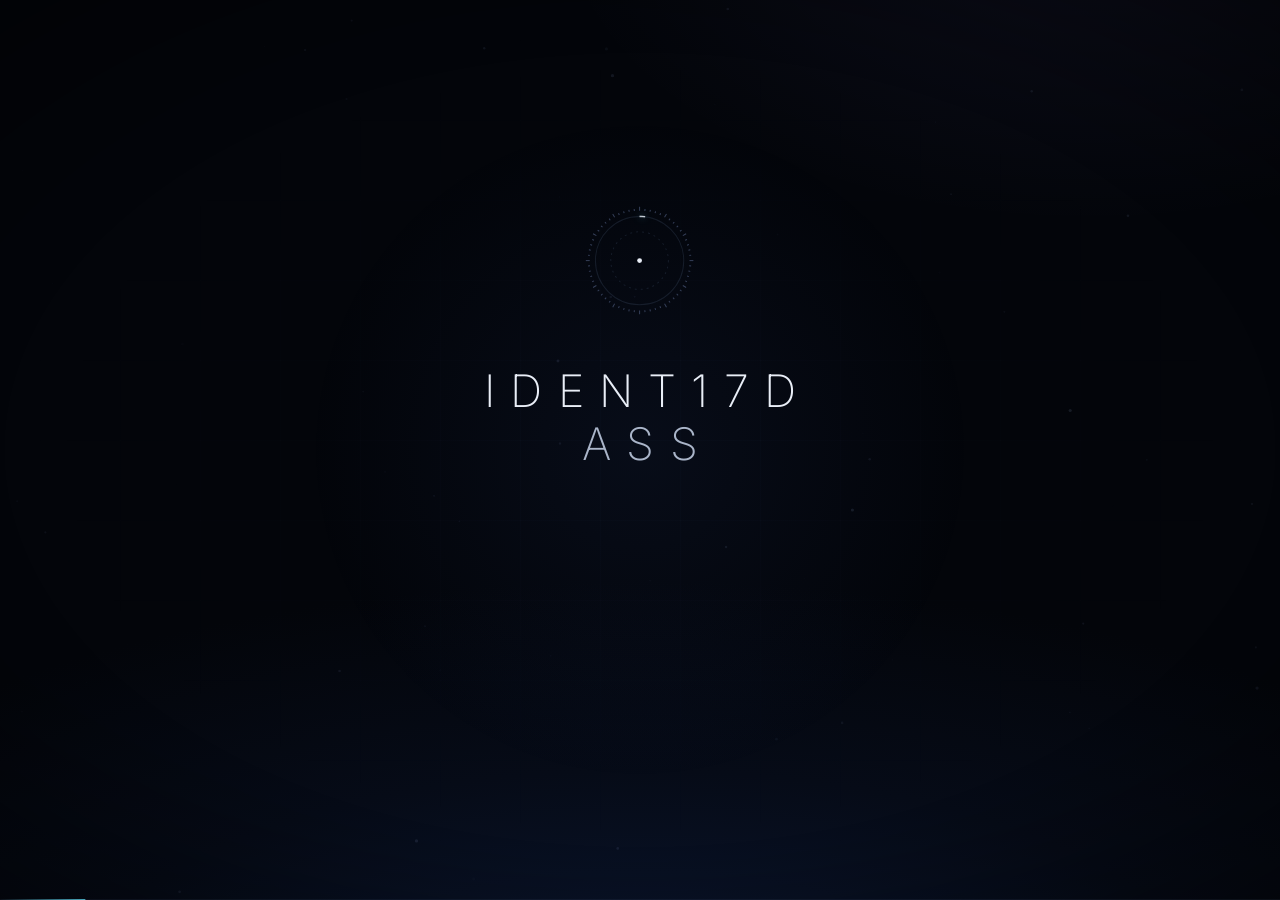
<file: index.html>
<!doctype html>
<html lang="es">
<head>
  <meta charset="utf-8">
  <meta name="viewport" content="width=device-width, initial-scale=1">
  <title>Identity Risk Intelligence</title>
  <meta name="description" content="Experiencia interactiva — Parte 1: el problema.">
  <link rel="stylesheet" href="css/base.css">
  <link rel="stylesheet" href="css/hud.css">
  <link rel="stylesheet" href="css/scenes.css">
  <link rel="stylesheet" href="css/part2.css">
</head>
<body>
  <!-- Capas ambientales -->
  <canvas id="bg" aria-hidden="true"></canvas>
  <div class="grid-overlay" aria-hidden="true"></div>
  <div class="cursor-light" aria-hidden="true"></div>

  <!-- HUD -->
  <header class="hud-top">
    <div class="hud-brand">
      <svg class="hud-mark" viewBox="0 0 24 24" aria-hidden="true">
        <circle cx="12" cy="12" r="10"/><circle cx="12" cy="12" r="3"/>
      </svg>
      <span>Investigación digital</span>
      <span class="hud-sep">/</span>
      <span class="hud-live"><i></i><span data-clock>--:--:--</span></span>
    </div>
    <div class="hud-scene">
      <span class="hud-code" data-hud-code>01</span>
      <span class="hud-total" data-hud-total>/ 19</span>
      <span class="hud-name" data-hud-name>Activación</span>
    </div>
  </header>
  <nav class="rail" aria-label="Escenas"></nav>
  <button class="hint" type="button" aria-label="Continuar">
    <span class="hint__mouse"><i></i></span>
    <span class="hint__text" data-hint>Desplaza para continuar</span>
  </button>
  <div class="progress" aria-hidden="true"><i></i></div>

  <main id="stage">

    <!-- ESCENA 01 — ACTIVACIÓN -->
    <section class="scene scene--activation" data-id="activation">
      <canvas class="scene-canvas"></canvas>
      <div class="boot">
        <div class="boot__core">
          <svg viewBox="0 0 120 120" aria-hidden="true">
            <circle class="ring-base" cx="60" cy="60" r="46"/>
            <circle class="ring-progress" cx="60" cy="60" r="46"/>
            <g class="ring-ticks"></g>
            <circle class="ring-inner" cx="60" cy="60" r="30"/>
            <circle class="ring-dot" cx="60" cy="60" r="2.5"/>
          </svg>
        </div>
        <h1 class="boot__title"><span class="l1"></span><span class="l2"></span></h1>
        <div class="boot__status">
          <span class="dot"></span>
          <span class="boot__status-text">INICIALIZANDO SISTEMA</span>
          <span class="boot__pct">00</span>
        </div>
        <div class="boot__slot">
          <ul class="boot__log"></ul>
          <button class="cta" type="button">
            <i class="c tl"></i><i class="c tr"></i><i class="c bl"></i><i class="c br"></i>
            <span class="cta__label">Iniciar experiencia</span>
            <span class="cta__sheen"></span>
          </button>
        </div>
      </div>
    </section>

    <!-- ESCENA 02 — UNA IDENTIDAD -->
    <section class="scene scene--identity" data-id="identity">
      <div class="scene__head">
        <p class="kicker"><b>02</b> Una identidad</p>
        <div class="swap statement">
          <p class="swap__a"></p>
          <p class="swap__b"></p>
        </div>
      </div>
      <div class="orbit px" style="--d:-10"></div>
      <div class="readout readout--br">
        <span>Señales asociadas</span>
        <strong data-count>00</strong>
      </div>
    </section>

    <!-- ESCENA 03 — EL CAOS -->
    <section class="scene scene--chaos" data-id="chaos">
      <canvas class="scene-canvas"></canvas>
      <ol class="ticker" aria-hidden="true"></ol>
      <div class="scene__head">
        <p class="kicker"><b>03</b> El caos</p>
      </div>
      <div class="readout readout--tr">
        <div><span>Señales</span><strong data-count>0</strong></div>
        <div><span>Fuentes</span><strong>06</strong></div>
        <div><span>Contexto</span><strong class="is-void">—</strong></div>
      </div>
      <div class="phrases">
        <p class="phrase phrase--1"></p>
        <p class="phrase phrase--2"></p>
        <i class="phrase__sweep"></i>
      </div>
    </section>

    <!-- ESCENA 04 — REVELACIÓN -->
    <section class="scene scene--reveal" data-id="reveal">
      <div class="reveal px" style="--d:8">
        <svg class="emblem" viewBox="0 0 120 120" aria-hidden="true">
          <circle class="e-outer" cx="60" cy="60" r="56"/>
          <circle class="e-ring" cx="60" cy="60" r="40" pathLength="1"/>
          <g class="e-spokes">
            <line x1="31.7" y1="31.7" x2="52.9" y2="52.9" pathLength="1"/>
            <line x1="88.3" y1="31.7" x2="67.1" y2="52.9" pathLength="1"/>
            <line x1="31.7" y1="88.3" x2="52.9" y2="67.1" pathLength="1"/>
            <line x1="88.3" y1="88.3" x2="67.1" y2="67.1" pathLength="1"/>
          </g>
          <g class="e-nodes">
            <circle cx="31.7" cy="31.7" r="2.6"/><circle cx="88.3" cy="31.7" r="2.6"/>
            <circle cx="31.7" cy="88.3" r="2.6"/><circle cx="88.3" cy="88.3" r="2.6"/>
          </g>
          <circle class="e-core" cx="60" cy="60" r="10"/>
          <circle class="e-dot" cx="60" cy="60" r="3"/>
        </svg>
        <h2 class="reveal__title"><span class="t1"></span><span class="t2"></span></h2>
        <i class="reveal__rule"></i>
        <p class="reveal__sub"></p>
      </div>
      <footer class="reveal__foot">
        <span data-org></span>
        <span class="reveal__next" data-next></span>
      </footer>
    </section>

    <!-- ======================= SEGUNDA PARTE ======================= -->

    <!-- ESCENA 05 — LA ALERTA -->
    <section class="scene scene--alert" data-id="alert">
      <canvas class="scene-canvas"></canvas>
      <div class="scene__head">
        <p class="kicker"><b>05</b> La alerta</p>
        <div class="swap statement">
          <p class="swap__a"></p>
          <p class="swap__b"></p>
        </div>
      </div>
      <div class="sentinel">
        <div class="sentinel__core">
          <i class="sentinel__ring r1"></i><i class="sentinel__ring r2"></i><i class="sentinel__ring r3"></i>
          <div class="sentinel__body"></div>
        </div>
        <div class="sentinel__state">
          <span class="sentinel__k"></span>
          <span class="sentinel__v"></span>
        </div>
      </div>
      <div class="detect">
        <p class="detect__a"></p>
        <p class="detect__b"><span class="detect__case"></span></p>
      </div>
    </section>

    <!-- ESCENA 06 — LA INVESTIGACIÓN MANUAL -->
    <section class="scene scene--manual" data-id="manual">
      <div class="scene__head">
        <p class="kicker"><b>06</b> La investigación manual</p>
        <p class="statement"></p>
      </div>
      <div class="action">
        <span class="action__verb"></span>
        <p class="action__text"></p>
        <div class="action__ticks"></div>
      </div>
      <div class="bench"><div class="bench__frame"></div></div>
      <div class="readout readout--tr manual__readout"></div>
      <div class="caseline">
        <span class="caseline__label"></span>
        <div class="caseline__track"><i class="caseline__axis"></i></div>
      </div>
    </section>

    <!-- ESCENA 07 — EL TIEMPO -->
    <section class="scene scene--time" data-id="time">
      <div class="time__night"></div>
      <div class="time__clutter"></div>
      <div class="time__dial">
        <svg viewBox="0 0 200 200" aria-hidden="true">
          <circle class="dial-base" cx="100" cy="100" r="92"/>
          <g class="dial-ticks"></g>
          <circle class="dial-arc" cx="100" cy="100" r="92" pathLength="1"/>
        </svg>
        <div class="time__day"></div>
        <p class="time__note"></p>
      </div>
      <div class="time__track"></div>
      <div class="time__total">
        <p class="time__big"></p>
        <p class="time__line l1"></p>
        <p class="time__line l2"></p>
      </div>
    </section>

    <!-- ESCENA 08 — LA PREGUNTA -->
    <section class="scene scene--ask" data-id="ask">
      <div class="ask">
        <p class="ask__total"></p>
        <p class="ask__q q1"></p>
        <p class="ask__q q2"></p>
      </div>
    </section>

    <!-- ESCENA 09 — AUTOMATIZACIÓN -->
    <section class="scene scene--automation" data-id="automation">
      <canvas class="scene-canvas"></canvas>
      <div class="scene__head">
        <p class="kicker"><b>09</b> Automatización</p>
        <p class="statement statement--en"></p>
      </div>
      <div class="trigger"></div>
      <div class="pipeline"></div>
      <div class="readout readout--tr auto__readout"></div>
    </section>

    <!-- ESCENA 10 — LA CAPA DE IA -->
    <section class="scene scene--ai" data-id="ai">
      <svg class="ai-links" aria-hidden="true"></svg>
      <div class="scene__head">
        <p class="kicker"><b>10</b> La capa de IA</p>
        <p class="statement statement--en"></p>
      </div>
      <div class="ai-graph"></div>
      <i class="ai-lens"></i>
      <div class="ai-panel">
        <p class="ai-panel__q"></p>
        <p class="ai-panel__a"></p>
        <p class="ai-panel__note"></p>
      </div>
      <p class="ai-principle"></p>
    </section>

    <!-- ESCENA 11 — IDENTITY RISK SCORE -->
    <section class="scene scene--score" data-id="score">
      <div class="scene__head">
        <p class="kicker"><b>11</b> Puntaje de riesgo de identidad</p>
      </div>
      <div class="gauge">
        <svg viewBox="0 0 200 200" aria-hidden="true">
          <circle class="gauge__track" cx="100" cy="100" r="84" pathLength="100"/>
          <g class="gauge__ticks"></g>
          <circle class="gauge__value" cx="100" cy="100" r="84" pathLength="100"/>
        </svg>
        <div class="gauge__center">
          <span class="gauge__title"></span>
          <strong class="gauge__num">00</strong>
          <span class="gauge__level"></span>
        </div>
      </div>
      <ol class="factors"></ol>
      <p class="score__note"></p>
    </section>

    <!-- ESCENA 12 — EL ANALISTA DECIDE -->
    <section class="scene scene--decide" data-id="decide">
      <div class="layers"></div>
      <div class="manifesto"></div>
      <div class="decision"></div>
    </section>

    <!-- ESCENA 13 — DE 3 DÍAS A 5 MINUTOS -->
    <section class="scene scene--compress" data-id="compress">
      <div class="compress">
        <div class="compress__num">
          <span class="compress__v"></span><span class="compress__u"></span>
        </div>
        <div class="compress__bar"><i class="bar-manual"></i><i class="bar-auto"></i></div>
        <div class="compress__labels"><span class="lab-from"></span><span class="lab-to"></span></div>
        <div class="saving">
          <p class="saving__k"></p>
          <p class="saving__n"><span class="saving__v">0,00</span><span class="saving__pct">%</span></p>
          <p class="saving__calc"></p>
        </div>
        <p class="compress__line"></p>
        <p class="compress__note"></p>
      </div>
    </section>

    <!-- ESCENA 14 — ARQUITECTURA -->
    <section class="scene scene--arch" data-id="arch">
      <div class="scene__head">
        <p class="kicker"><b>14</b> Arquitectura</p>
      </div>
      <svg class="arch" viewBox="0 0 1600 900" preserveAspectRatio="xMidYMid meet" aria-hidden="true"></svg>
      <aside class="arch-tip"></aside>
    </section>

    <!-- ESCENA 15 — EL FUTURO -->
    <section class="scene scene--future" data-id="future">
      <canvas class="scene-canvas"></canvas>
      <div class="future__head">
        <div class="future__col fc-today"><span class="kicker-mini"></span><p></p></div>
        <div class="future__col fc-tomorrow"><span class="kicker-mini"></span><p></p></div>
      </div>
      <div class="cosmos"></div>
      <div class="future__foot">
        <p class="future__line"></p>
        <p class="future__end"></p>
      </div>
    </section>

  </main>

  <!-- Datos → utilidades → capas → escenas → controlador -->
  <script src="js/data.js"></script>
  <script src="js/data-part2.js"></script>
  <script src="js/utils.js"></script>
  <script src="js/background.js"></script>
  <script src="js/scenes/01-activation.js"></script>
  <script src="js/scenes/02-identity.js"></script>
  <script src="js/scenes/03-chaos.js"></script>
  <script src="js/scenes/08-reveal.js"></script>
  <script src="js/scenes/09-alert.js"></script>
  <script src="js/scenes/11-manual.js"></script>
  <script src="js/scenes/12-time.js"></script>
  <script src="js/scenes/13-ask.js"></script>
  <script src="js/scenes/14-automation.js"></script>
  <script src="js/scenes/15-ai.js"></script>
  <script src="js/scenes/16-score.js"></script>
  <script src="js/scenes/17-decide.js"></script>
  <script src="js/scenes/18-compress.js"></script>
  <script src="js/scenes/19-arch.js"></script>
  <script src="js/scenes/19-future.js"></script>
  <script src="js/controller.js"></script>
  <script src="js/main.js"></script>
</body>
</html>
</file>
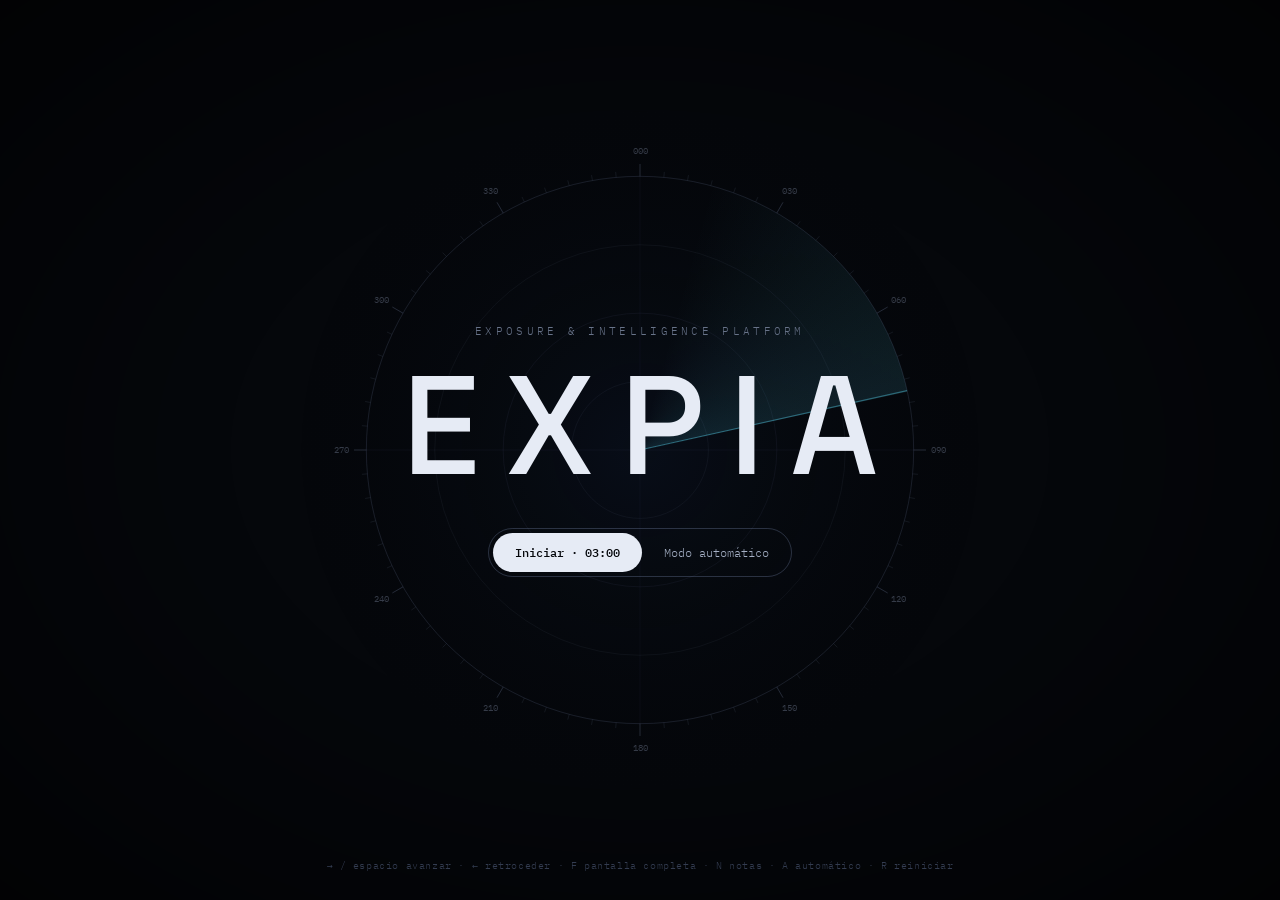
<file: expia-serejemplo/index.html>
<!doctype html>
<html lang="es">
<head>
  <meta charset="utf-8">
  <meta name="viewport" content="width=device-width, initial-scale=1">
  <title>EXPIA · En el radar</title>
  <meta name="description" content="EXPIA en tres minutos: por qué la exposición de la organización debe estar en el radar.">
  <link rel="stylesheet" href="css/styles.css">
</head>
<body>
  <!-- Radar: un único lienzo persistente -->
  <canvas id="radar" aria-hidden="true"></canvas>
  <div class="grain" aria-hidden="true"></div>

  <header class="top">
    <div class="top__brand"><b>EXPIA</b><span>/</span><span>En el radar</span></div>
    <div class="top__scene"><b data-num>00 / 10</b><span data-name>Listo</span></div>
    <div class="live" title="Intentos de ataque estimados contra una organización en Colombia desde que empezó la presentación (Check Point, oct 2026)">
      <svg class="live__ring" viewBox="0 0 36 36" aria-hidden="true"><circle class="track" cx="18" cy="18" r="15"/><circle class="fill" cx="18" cy="18" r="15"/></svg>
      <div class="live__txt">
        <span class="live__clock"><i></i><b data-clock>00:00</b><em>/ 03:00</em></span>
        <span class="live__att"><b data-attacks>0</b> intentos de ataque a una org. en Colombia desde que empezamos</span>
      </div>
    </div>
  </header>

  <!-- Pantalla de espera -->
  <div class="gate">
    <p class="gate__k">Exposure &amp; Intelligence Platform</p>
    <p class="gate__name">EXPIA</p>
    <div class="start">
      <button class="start--go" type="button">Iniciar · 03:00</button>
      <button class="start--auto" type="button">Modo automático</button>
    </div>
    <p class="gate__keys">→ / espacio avanzar · ← retroceder · F pantalla completa · N notas · A automático · R reiniciar</p>
  </div>

  <main id="stage"></main>

  <nav class="pace" aria-label="Ritmo de la presentación"></nav>
  <aside class="notes" aria-live="polite"><span>Guion</span><p></p></aside>

  <script src="js/data.js"></script>
  <script src="js/radar.js"></script>
  <script src="js/app.js"></script>
</body>
</html>
</file>
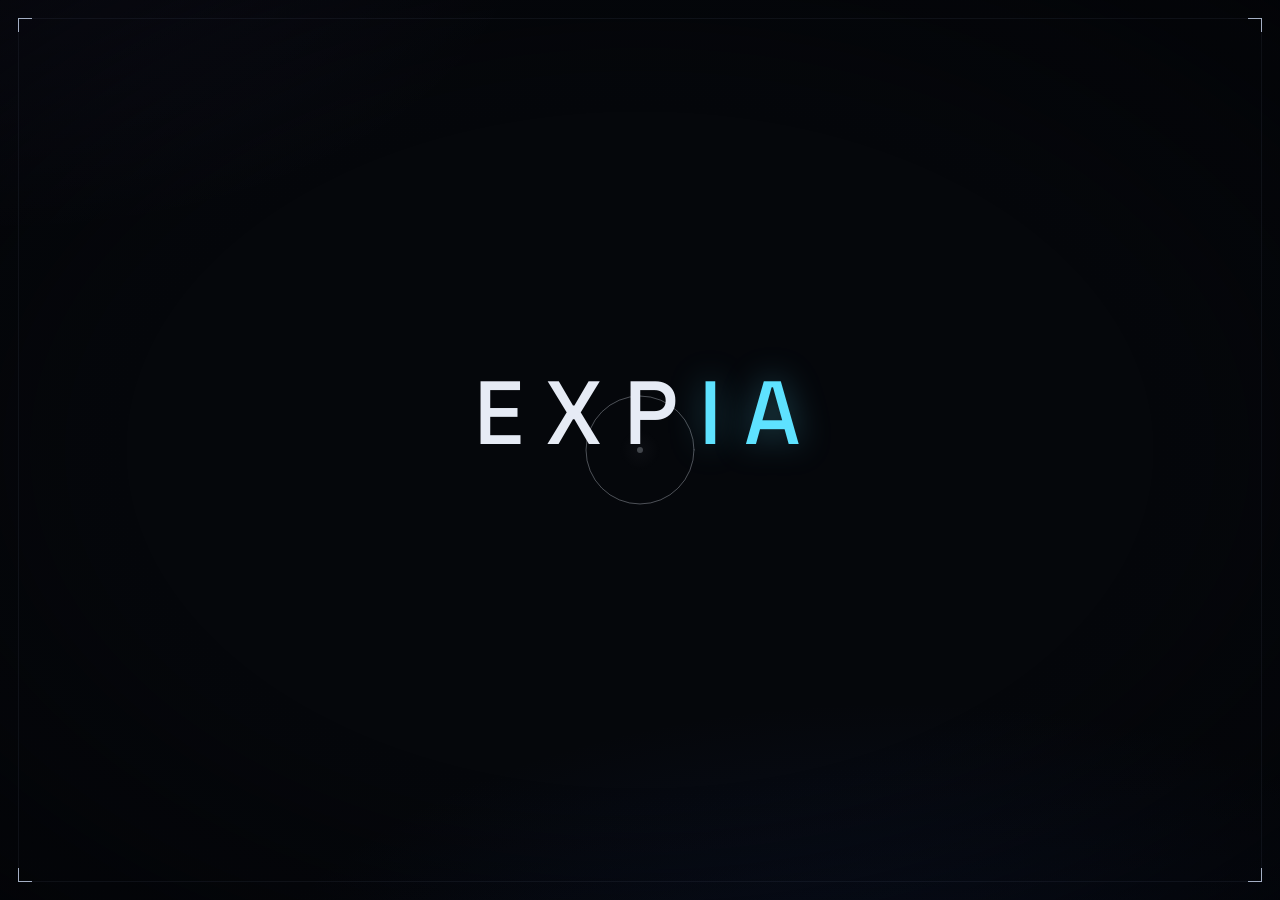
<file: expia/index.html>
<!doctype html>
<html lang="es">
<head>
  <meta charset="utf-8">
  <meta name="viewport" content="width=device-width, initial-scale=1">
  <title>EXPIA · Exposure & Intelligence Platform</title>
  <meta name="description" content="Experiencia interactiva de inteligencia de exposición.">
  <link rel="stylesheet" href="css/tokens.css">
  <link rel="stylesheet" href="css/hud.css">
  <link rel="stylesheet" href="css/graph.css">
  <link rel="stylesheet" href="css/scenes.css">
  <link rel="stylesheet" href="css/story.css">
</head>
<body>
  <!-- Mundo: el mapa vivo de la organización (un solo lienzo persistente) -->
  <canvas id="world" aria-hidden="true"></canvas>
  <div class="annos" aria-hidden="true"></div>
  <div class="probe" role="status"></div>
  <div class="say" aria-live="polite"><p class="say__t"></p><p class="say__s"></p></div>

  <!-- HUD cartográfico -->
  <div class="frame" aria-hidden="true">
    <i class="frame__c tl"></i><i class="frame__c tr"></i><i class="frame__c bl"></i><i class="frame__c br"></i>
    <div class="ruler ruler--x"></div>
    <div class="ruler ruler--y"></div>
  </div>

  <header class="topbar">
    <div class="topbar__brand"><b>EXPIA</b><span>/</span><span>Inteligencia de exposición</span></div>
    <div class="topbar__scene"><b data-code>01</b><span data-name>Activación</span></div>
    <div class="topbar__live"><i></i><span data-clock>--:--:--</span></div>
  </header>

  <nav class="depth" aria-label="Escenas"></nav>

  <div class="instruments" aria-hidden="true">
    <div><span>Capa</span><b data-layer>Plataforma</b></div>
    <div><span>Escala</span><b data-scale>1:1.000</b></div>
    <div><span>Coord</span><b data-coords>+0000 · +0000</b></div>
  </div>

  <div class="caption is-empty"><p class="caption__k"></p><p class="caption__t"></p></div>

  <button class="hint" type="button" aria-label="Continuar">
    <span data-hint>Desplaza para profundizar</span>
    <i class="hint__chev"></i>
  </button>

  <main id="stage">

    <!-- 01 · ACTIVACIÓN -->
    <section class="scene scene--boot" data-id="boot">
      <div class="wordmark">
        <h1 class="wordmark__name" aria-label="EXPIA"></h1>
        <p class="wordmark__sub"></p>
        <p class="boot-status"></p>
      </div>
      <button class="activate" type="button">
        <svg viewBox="0 0 120 120" aria-hidden="true">
          <circle class="activate__track" cx="60" cy="60" r="46"/>
          <circle class="activate__fill" cx="60" cy="60" r="46"/>
          <g class="activate__ticks">
            <path d="M60 4v8M60 108v8M4 60h8M108 60h8"/>
          </g>
          <circle class="activate__core" cx="60" cy="60" r="5"/>
        </svg>
        <span class="activate__label"></span>
        <span class="activate__hint"></span>
      </button>
    </section>

    <!-- 02 · EL MAPA DE LA ORGANIZACIÓN -->
    <section class="scene scene--map" data-id="map">
      <div class="surface">
        <p class="surface__k"></p>
        <p class="surface__big"><span class="surface__n">0</span><span class="surface__u"></span></p>
        <p class="surface__line"></p>
      </div>
    </section>

    <!-- 03 · UNA VULNERABILIDAD -->
    <section class="scene scene--vuln" data-id="vuln">
      <div class="ask">
        <p class="ask__q"></p>
        <p class="ask__s"></p>
      </div>
    </section>

    <!-- 04 · LA SEÑAL Y SU CONTEXTO -->
    <section class="scene scene--context" data-id="context">
      <div class="sources"></div>
    </section>

  </main>

  <!-- Datos → núcleo → grafo → escenas → controlador -->
  <script src="js/data/narrative.js"></script>
  <script src="js/data/org.js"></script>
  <script src="js/data/story.js"></script>
  <script src="js/core/utils.js"></script>
  <script src="js/graph/world.js"></script>
  <script src="js/graph/org-map.js"></script>
  <script src="js/graph/anno.js"></script>
  <script src="js/graph/case.js"></script>
  <script src="js/core/hud.js"></script>
  <script src="js/graph/kit.js"></script>
  <script src="js/graph/core.js"></script>
  <script src="js/graph/agents.js"></script>
  <script src="js/graph/pipeline.js"></script>
  <script src="js/graph/team.js"></script>
  <script src="js/scenes/01-boot.js"></script>
  <script src="js/scenes/02-map.js"></script>
  <script src="js/scenes/03-vuln.js"></script>
  <script src="js/scenes/04-context.js"></script>
  <!-- Bloque 1 · fragmentación -->
  <script src="js/scenes/05-sources.js"></script>
  <script src="js/scenes/06-grow.js"></script>
  <script src="js/scenes/07-alive.js"></script>
  <script src="js/scenes/08-volume.js"></script>
  <script src="js/scenes/09-intake.js"></script>
  <!-- Bloque 2 · automatización -->
  <script src="js/scenes/10-engine.js"></script>
  <script src="js/scenes/11-code.js"></script>
  <script src="js/scenes/12-specialists.js"></script>
  <!-- Bloque 3 · multi-agente -->
  <script src="js/scenes/13-agents.js"></script>
  <script src="js/scenes/14-argus.js"></script>
  <script src="js/scenes/15-agora.js"></script>
  <script src="js/scenes/16-aegis.js"></script>
  <script src="js/scenes/17-more.js"></script>
  <script src="js/scenes/18-delegate.js"></script>
  <script src="js/scenes/19-collab.js"></script>
  <!-- Bloque 4 · exposición y priorización -->
  <script src="js/scenes/20-xgraph.js"></script>
  <script src="js/scenes/21-transform.js"></script>
  <script src="js/scenes/22-path.js"></script>
  <script src="js/scenes/23-twin.js"></script>
  <script src="js/scenes/24-priority.js"></script>
  <script src="js/scenes/25-insight.js"></script>
  <!-- Bloque 5 · IA, evidencia y decisión -->
  <script src="js/scenes/26-ai.js"></script>
  <script src="js/scenes/27-explain.js"></script>
  <script src="js/scenes/28-evidence.js"></script>
  <script src="js/scenes/29-score.js"></script>
  <script src="js/scenes/30-human.js"></script>
  <!-- Bloque 6 · alcance y continuidad -->
  <script src="js/scenes/31-teams.js"></script>
  <script src="js/scenes/32-lenses.js"></script>
  <script src="js/scenes/33-surface.js"></script>
  <script src="js/scenes/34-evolve.js"></script>
  <script src="js/scenes/35-loop.js"></script>
  <script src="js/scenes/36-continuous.js"></script>
  <!-- Bloque 7 · visión y cierre -->
  <script src="js/scenes/37-future.js"></script>
  <script src="js/scenes/38-engine2.js"></script>
  <script src="js/scenes/39-close.js"></script>
  <script src="js/core/controller.js"></script>
  <script src="js/main.js"></script>
</body>
</html>
</file>
<file: css/base.css>
/* ==========================================================================
   BASE — tokens, capas ambientales, tipografía y sistema de escenas
   ========================================================================== */
/* Fuentes locales (variables): la experiencia funciona sin conexión */
@font-face {
  font-family: 'Inter';
  src: url('../assets/fonts/inter-var.woff2') format('woff2');
  font-weight: 100 900;
  font-display: swap;
}
@font-face {
  font-family: 'JetBrains Mono';
  src: url('../assets/fonts/jetbrains-mono-var.woff2') format('woff2');
  font-weight: 100 800;
  font-display: swap;
}

:root {
  color-scheme: dark;

  /* Superficies */
  --bg: #03050a;
  --bg-2: #060a13;
  --deep: #0a1630;

  /* Tinta */
  --ink: #e9eef7;
  --ink-2: #aab5c9;
  --muted: #6c7891;
  --dim: #36405a;

  /* Líneas y vidrio */
  --line: rgba(150, 180, 230, 0.12);
  --line-2: rgba(150, 180, 230, 0.24);
  --glass: rgba(12, 20, 38, 0.46);
  --glass-border: rgba(170, 200, 255, 0.12);

  /* Acentos (uso escaso) */
  --cyan: #62e6ff;
  --cyan-rgb: 98, 230, 255;
  --violet: #8f84ff;
  --violet-rgb: 143, 132, 255;
  --red: #ff4a5c;
  --red-rgb: 255, 74, 92;

  /* Tipografía */
  --font: 'Inter', ui-sans-serif, system-ui, -apple-system, 'Segoe UI', Roboto, sans-serif;
  --mono: 'JetBrains Mono', ui-monospace, 'SFMono-Regular', Menlo, Consolas, monospace;

  /* Movimiento */
  --ease: cubic-bezier(0.2, 0.7, 0.1, 1);
  --ease-io: cubic-bezier(0.65, 0, 0.35, 1);

  /* Márgenes de escena */
  --gx: clamp(16px, 7vw, 140px);
  --gy: clamp(72px, 12vh, 140px);

  /* Estado dinámico (JS) */
  --pnx: 0;
  --pny: 0;
  --mx: 50vw;
  --my: 50vh;
  --grid-alpha: 0.4;
}

*, *::before, *::after { box-sizing: border-box; margin: 0; padding: 0; }
html, body { height: 100%; }
body {
  overflow: hidden;
  color: var(--ink);
  font-family: var(--font);
  font-weight: 300;
  -webkit-font-smoothing: antialiased;
  text-rendering: optimizeLegibility;
  background:
    radial-gradient(110% 70% at 50% 115%, #0b1834 0%, #060b17 42%, transparent 72%),
    radial-gradient(60% 50% at 85% -10%, rgba(var(--violet-rgb), 0.07), transparent 70%),
    var(--bg);
  user-select: none;
}
button { font: inherit; color: inherit; background: none; border: 0; }
::selection { background: rgba(var(--cyan-rgb), 0.25); }

/* ---------- Capas ambientales ---------- */
#bg { position: fixed; inset: 0; width: 100%; height: 100%; z-index: 0; pointer-events: none; }

.grid-overlay {
  position: fixed;
  inset: -40px;
  z-index: 0;
  pointer-events: none;
  opacity: var(--grid-alpha);
  transition: opacity 1.4s var(--ease);
  background-image:
    linear-gradient(to right, rgba(140, 170, 230, 0.05) 1px, transparent 1px),
    linear-gradient(to bottom, rgba(140, 170, 230, 0.05) 1px, transparent 1px);
  background-size: 80px 80px;
  -webkit-mask-image: radial-gradient(ellipse 65% 60% at 50% 50%, #000 10%, transparent 78%);
          mask-image: radial-gradient(ellipse 65% 60% at 50% 50%, #000 10%, transparent 78%);
  transform: translate3d(calc(var(--pnx) * -10px), calc(var(--pny) * -8px), 0);
}

.cursor-light {
  position: fixed;
  left: 0; top: 0;
  width: 760px; height: 760px;
  margin: -380px 0 0 -380px;
  border-radius: 50%;
  pointer-events: none;
  z-index: 1;
  background: radial-gradient(circle, rgba(80, 120, 220, 0.07), transparent 62%);
  transform: translate3d(var(--mx), var(--my), 0);
}

/* Vignette encima de las escenas para dar profundidad */
body::after {
  content: '';
  position: fixed;
  inset: 0;
  z-index: 6;
  pointer-events: none;
  background: radial-gradient(ellipse 90% 80% at 50% 50%, transparent 55%, rgba(0, 0, 0, 0.6) 100%);
}

/* ---------- Escenario y escenas ---------- */
#stage { position: fixed; inset: 0; z-index: 2; }

.scene {
  position: absolute;
  inset: 0;
  opacity: 0;
  visibility: hidden;
  pointer-events: none;
  transform: scale(1.035);
  filter: blur(10px);
  transition:
    opacity 0.9s var(--ease),
    transform 1.4s var(--ease),
    filter 0.9s var(--ease),
    visibility 0s linear 1.4s;
}
.scene.from-back:not(.is-active) { transform: scale(0.97); }
.scene.is-leaving { transform: scale(0.96); }
.scene.is-leaving-back { transform: scale(1.04); }
.scene.is-active {
  opacity: 1;
  visibility: visible;
  pointer-events: auto;
  transform: none;
  filter: none;
  transition:
    opacity 1.1s var(--ease) 0.35s,
    transform 1.8s var(--ease) 0.2s,
    filter 1.1s var(--ease) 0.35s,
    visibility 0s;
}

.scene-canvas { position: absolute; inset: 0; width: 100%; height: 100%; display: block; }

/* Parallax: cualquier elemento .px con --d (px de desplazamiento) */
.px { translate: calc(var(--pnx) * var(--d, 0) * 1px) calc(var(--pny) * var(--d, 0) * 1px); }

/* ---------- Tipografía ---------- */
.scene__head {
  position: absolute;
  left: var(--gx);
  top: var(--gy);
  z-index: 4;
  pointer-events: none;
}

.kicker {
  display: flex;
  align-items: center;
  gap: 14px;
  font: 400 11px/1 var(--mono);
  letter-spacing: 0.32em;
  text-transform: uppercase;
  color: var(--muted);
}
.kicker::before { content: ''; width: 28px; height: 1px; background: currentColor; opacity: 0.6; }
.kicker b { color: var(--ink); font-weight: 400; }

.statement {
  margin-top: 22px;
  max-width: 22ch;
  font-weight: 300;
  font-size: clamp(20px, 2.05vw, 36px);
  line-height: 1.28;
  letter-spacing: -0.012em;
  color: var(--ink);
}
.statement--narrow { max-width: 17ch; }

/* Entrada de cabecera de escena */
.scene__head > * {
  opacity: 0;
  transform: translateY(14px);
  filter: blur(6px);
  transition: opacity 1s var(--ease), transform 1.2s var(--ease), filter 1s var(--ease);
}
.scene.is-active .scene__head > * { opacity: 1; transform: none; filter: none; }
.scene.is-active .scene__head > *:nth-child(1) { transition-delay: 0.7s; }
.scene.is-active .scene__head > *:nth-child(2) { transition-delay: 0.95s; }

/* Intercambio de frases por paso (A → B) */
.swap { display: grid; }
.swap > * {
  grid-area: 1 / 1;
  transition: opacity 0.9s var(--ease), transform 1.1s var(--ease), filter 0.9s var(--ease);
}
.swap__b { opacity: 0; transform: translateY(12px); filter: blur(6px); }
.st-1 .swap__a { opacity: 0; transform: translateY(-12px); filter: blur(6px); }
.st-1 .swap__b { opacity: 1; transform: none; filter: none; transition-delay: 0.25s; }

/* Lectura numérica estilo instrumento */
.readout {
  position: absolute;
  z-index: 4;
  display: flex;
  gap: 34px;
  font: 400 10.5px/1 var(--mono);
  letter-spacing: 0.24em;
  text-transform: uppercase;
  color: var(--muted);
  opacity: 0;
  transition: opacity 1s var(--ease) 1s;
}
.scene.is-active .readout { opacity: 1; }
.readout div, .readout--br { display: flex; flex-direction: column; gap: 10px; }
.readout strong {
  font: 300 26px/1 var(--mono);
  letter-spacing: 0.02em;
  color: var(--ink);
  font-variant-numeric: tabular-nums;
}
.readout strong.is-void { color: var(--dim); }
.readout--br { right: calc(var(--gx) + 30px); bottom: 12vh; text-align: right; align-items: flex-end; }
.readout--tr { right: calc(var(--gx) + 30px); top: var(--gy); }

/* Iconos de trazo */
.ico { width: 100%; height: 100%; fill: none; stroke: currentColor; stroke-width: 1.3; stroke-linecap: round; stroke-linejoin: round; }

/* Letras animadas (splitLetters) */
.w { display: inline-block; white-space: nowrap; }
.ch { display: inline-block; }

@media (prefers-reduced-motion: reduce) {
  *, *::before, *::after { animation-duration: 0.01ms !important; animation-iteration-count: 1 !important; transition-duration: 0.3s !important; }
}
</file>
<file: css/hud.css>
/* ==========================================================================
   HUD — barra superior, rail de escenas, indicación de scroll y progreso
   ========================================================================== */
.hud-top {
  position: fixed;
  top: 0; left: 0; right: 0;
  z-index: 10;
  display: flex;
  justify-content: space-between;
  align-items: center;
  padding: 28px clamp(16px, 3.2vw, 52px);
  font: 400 10.5px/1 var(--mono);
  letter-spacing: 0.24em;
  text-transform: uppercase;
  color: var(--muted);
  pointer-events: none;
  opacity: 0;
  transform: translateY(-8px);
  transition: opacity 1.2s var(--ease) 0.8s, transform 1.2s var(--ease) 0.8s;
}
body.is-started .hud-top { opacity: 1; transform: none; }

.hud-brand, .hud-scene { display: flex; align-items: center; gap: 12px; }
.hud-mark { width: 16px; height: 16px; fill: none; stroke: var(--ink-2); stroke-width: 1.2; }
.hud-sep { color: var(--dim); }
.hud-live { display: inline-flex; align-items: center; gap: 8px; color: var(--ink-2); font-variant-numeric: tabular-nums; }
.hud-live i {
  width: 5px; height: 5px; border-radius: 50%;
  background: var(--cyan);
  box-shadow: 0 0 8px rgba(var(--cyan-rgb), 0.8);
  animation: hud-blink 2.4s ease-in-out infinite;
}
.hud-code { color: var(--ink); }
.hud-total { color: var(--dim); }
.hud-name { min-width: 15ch; color: var(--ink-2); }
@keyframes hud-blink { 50% { opacity: 0.25; } }

/* ---------- Rail ---------- */
.rail {
  position: fixed;
  right: clamp(12px, 2.2vw, 36px);
  top: 50%;
  z-index: 10;
  display: flex;
  flex-direction: column;
  gap: 6px;
  transform: translateY(-50%);
  opacity: 0;
  transition: opacity 1.2s var(--ease) 1s;
}
body.is-started .rail { opacity: 1; }
.rail button {
  display: flex;
  align-items: center;
  justify-content: flex-end;
  gap: 10px;
  height: 20px;
  cursor: pointer;
  color: var(--dim);
  font: 400 9.5px/1 var(--mono);
  letter-spacing: 0.2em;
  text-transform: uppercase;
}
.rail .tick { width: 12px; height: 1px; background: currentColor; transition: width 0.6s var(--ease), background 0.6s; }
.rail .num { opacity: 0; transition: opacity 0.4s; }
.rail button { position: relative; }
.rail .lbl { position: absolute; right: calc(100% + 10px); pointer-events: none; opacity: 0; transform: translateX(8px); transition: opacity 0.4s, transform 0.5s var(--ease); white-space: nowrap; color: var(--ink-2); }
.rail:hover .num { opacity: 1; }
.rail button:hover .lbl { opacity: 1; transform: none; }
.rail button:hover .tick { width: 22px; background: var(--ink-2); }
.rail button.is-past { color: var(--muted); }
.rail button.is-active { color: var(--ink); }
.rail button.is-active .tick { width: 34px; background: var(--cyan); box-shadow: 0 0 10px rgba(var(--cyan-rgb), 0.6); }
.rail button.is-active .num { opacity: 1; }

/* ---------- Indicación de scroll ---------- */
.hint {
  position: fixed;
  left: 50%;
  bottom: 26px;
  z-index: 10;
  display: flex;
  align-items: center;
  gap: 14px;
  transform: translateX(-50%);
  cursor: pointer;
  font: 400 10px/1 var(--mono);
  letter-spacing: 0.28em;
  text-transform: uppercase;
  color: var(--muted);
  opacity: 0;
  transition: opacity 1s var(--ease) 1.4s, color 0.3s;
}
body.is-started .hint { opacity: 1; }
body.is-last .hint .hint__mouse { opacity: 0; }
.hint:hover { color: var(--ink); }
.hint__mouse {
  position: relative;
  width: 16px; height: 24px;
  border: 1px solid currentColor;
  border-radius: 9px;
  opacity: 0.8;
  transition: opacity 0.5s;
}
.hint__mouse i {
  position: absolute;
  left: 50%; top: 5px;
  width: 1px; height: 5px;
  margin-left: -0.5px;
  background: currentColor;
  animation: hint-scroll 2s var(--ease) infinite;
}
@keyframes hint-scroll {
  0% { transform: translateY(0); opacity: 0; }
  30% { opacity: 1; }
  100% { transform: translateY(8px); opacity: 0; }
}

/* ---------- Progreso global ---------- */
.progress { position: fixed; left: 0; right: 0; bottom: 0; height: 1px; z-index: 10; background: rgba(150, 180, 230, 0.06); }
.progress i {
  position: absolute;
  inset: 0;
  transform-origin: left;
  transform: scaleX(0);
  background: linear-gradient(90deg, transparent, rgba(var(--cyan-rgb), 0.7));
  transition: transform 1.2s var(--ease);
}

@media (max-width: 720px) {
  .hud-brand > span:not(.hud-live), .hud-sep { display: none; }
  .rail { display: none; }
  .hint__text { display: none; }
}
</file>
<file: css/scenes.css>
/* ==========================================================================
   ESCENAS
   Una sección por escena, en el mismo orden que la narrativa.
   ========================================================================== */

/* ==========================================================================
   01 — ACTIVACIÓN
   ========================================================================== */
.boot {
  position: absolute;
  inset: 0;
  z-index: 3;
  display: flex;
  flex-direction: column;
  align-items: center;
  justify-content: center;
  padding-bottom: 2vh;
}

.boot__core {
  width: clamp(92px, 9vw, 128px);
  aspect-ratio: 1;
  opacity: 0;
  transform: scale(0.7);
  filter: blur(8px);
  transition: opacity 1.6s var(--ease), transform 2s var(--ease), filter 1.6s var(--ease);
}
.boot.is-core .boot__core { opacity: 1; transform: none; filter: none; }
.boot__core svg { width: 100%; height: 100%; overflow: visible; }
.boot__core circle, .boot__core line { fill: none; vector-effect: non-scaling-stroke; }
.ring-base { stroke: var(--line); stroke-width: 1; }
.ring-progress {
  stroke: var(--ink);
  stroke-width: 1.2;
  transform: rotate(-90deg);
  transform-origin: 60px 60px;
  filter: drop-shadow(0 0 4px rgba(var(--cyan-rgb), 0.6));
}
.ring-ticks { stroke: var(--dim); stroke-width: 1; animation: spin 40s linear infinite; transform-origin: 60px 60px; }
.ring-inner { stroke: var(--line); stroke-dasharray: 2 4; animation: spin 18s linear infinite reverse; transform-origin: 60px 60px; }
.ring-dot { fill: var(--ink) !important; animation: core-breathe 2.6s ease-in-out infinite; transform-origin: 60px 60px; }
.boot.is-ready .ring-progress { stroke: var(--cyan); }
.boot.is-ready .ring-dot { fill: var(--cyan) !important; }

@keyframes spin { to { transform: rotate(360deg); } }
@keyframes core-breathe { 50% { transform: scale(1.8); opacity: 0.5; } }

.boot__title {
  margin-top: clamp(28px, 5vh, 52px);
  text-align: center;
  font-weight: 200;
  font-size: clamp(26px, 3.5vw, 58px);
  line-height: 1.18;
  letter-spacing: 0.34em;
  text-indent: 0.34em;          /* compensa el tracking para centrar visualmente */
}
.boot__title span { display: block; min-height: 1.18em; }
.boot__title .l2 { color: var(--ink-2); font-weight: 200; }

.boot__status {
  margin-top: clamp(24px, 4vh, 40px);
  display: flex;
  align-items: center;
  gap: 14px;
  font: 400 11px/1 var(--mono);
  letter-spacing: 0.3em;
  color: var(--muted);
  opacity: 0;
  transition: opacity 1s var(--ease);
}
.boot.is-status .boot__status { opacity: 1; }
.boot__status .dot {
  width: 6px; height: 6px;
  border-radius: 50%;
  background: var(--muted);
  animation: hud-blink 1s steps(2, jump-none) infinite;
}
.boot__pct { min-width: 3ch; color: var(--ink-2); font-variant-numeric: tabular-nums; }
.boot.is-ready .boot__status { color: var(--ink); }
.boot.is-ready .boot__status .dot { background: var(--cyan); box-shadow: 0 0 12px var(--cyan); animation: none; }
.boot.is-ready .boot__pct { color: var(--cyan); }

/* El registro y el botón comparten el mismo espacio */
.boot__slot {
  position: relative;
  margin-top: clamp(22px, 4vh, 36px);
  width: min(400px, 86vw);
  height: 128px;
}
.boot__log {
  position: absolute;
  inset: 0;
  list-style: none;
  display: grid;
  align-content: start;
  gap: 9px;
  font: 300 10.5px/1 var(--mono);
  letter-spacing: 0.16em;
  text-transform: uppercase;
  color: var(--dim);
  transition: opacity 0.8s var(--ease), filter 0.8s var(--ease), transform 0.8s var(--ease);
}
.boot__log li {
  display: flex;
  align-items: baseline;
  gap: 10px;
  opacity: 0;
  transform: translateY(5px);
  transition: opacity 0.6s var(--ease), transform 0.6s var(--ease);
}
.boot__log li.in { opacity: 1; transform: none; }
.boot__log li span:first-child { color: var(--muted); }
.boot__log li i { flex: 1; border-bottom: 1px dotted var(--dim); transform: translateY(-3px); }
.boot__log li span:last-child { color: var(--ink-2); }
.boot__log li.is-pending span:last-child { color: var(--violet); animation: hud-blink 1.6s ease-in-out infinite; }
.boot.is-ready .boot__log { opacity: 0; filter: blur(6px); transform: translateY(-10px); pointer-events: none; }

/* ---------- Botón de inicio ---------- */
.cta {
  position: absolute;
  left: 50%;
  top: 50%;
  display: inline-flex;
  align-items: center;
  justify-content: center;
  padding: 20px 38px;
  cursor: pointer;
  white-space: nowrap;
  font: 400 12px/1 var(--mono);
  letter-spacing: 0.34em;
  text-transform: uppercase;
  color: var(--ink);
  translate: -50% -50%;
  opacity: 0;
  scale: 0.94;
  filter: blur(6px);
  pointer-events: none;
  transition: opacity 1s var(--ease) 0.3s, scale 1.2s var(--ease) 0.3s, filter 1s var(--ease) 0.3s, letter-spacing 0.6s var(--ease), color 0.4s;
}
.boot.is-ready .cta { opacity: 1; scale: 1; filter: none; pointer-events: auto; }
.cta::before {
  content: '';
  position: absolute;
  inset: 0;
  background: linear-gradient(180deg, rgba(var(--cyan-rgb), 0.08), rgba(var(--cyan-rgb), 0.02));
  border: 1px solid rgba(var(--cyan-rgb), 0.18);
  opacity: 0;
  transition: opacity 0.5s var(--ease);
  backdrop-filter: blur(6px);
}
.cta .c {
  position: absolute;
  width: 10px; height: 10px;
  border-color: var(--ink-2);
  border-style: solid;
  border-width: 0;
  transition: transform 0.6s var(--ease), border-color 0.4s;
}
.cta .tl { left: 0; top: 0; border-left-width: 1px; border-top-width: 1px; }
.cta .tr { right: 0; top: 0; border-right-width: 1px; border-top-width: 1px; }
.cta .bl { left: 0; bottom: 0; border-left-width: 1px; border-bottom-width: 1px; }
.cta .br { right: 0; bottom: 0; border-right-width: 1px; border-bottom-width: 1px; }
.boot.is-ready .cta .c { animation: cta-breathe 3s var(--ease-io) infinite; }
.cta__label { position: relative; }
.cta__sheen { position: absolute; inset: 0; overflow: hidden; pointer-events: none; }
.cta__sheen::after {
  content: '';
  position: absolute;
  top: 0; bottom: 0;
  left: -40%;
  width: 30%;
  background: linear-gradient(90deg, transparent, rgba(255, 255, 255, 0.14), transparent);
  transform: skewX(-20deg);
  opacity: 0;
}
.cta:hover, .cta:focus-visible { letter-spacing: 0.4em; outline: none; }
.cta:hover::before, .cta:focus-visible::before { opacity: 1; }
.cta:hover .c { border-color: var(--cyan); animation: none; }
.cta:hover .tl { transform: translate(-5px, -5px); }
.cta:hover .tr { transform: translate(5px, -5px); }
.cta:hover .bl { transform: translate(-5px, 5px); }
.cta:hover .br { transform: translate(5px, 5px); }

.cta:hover .cta__sheen::after { animation: sheen 1.1s var(--ease) forwards; }
.cta:active { scale: 0.97; transition: scale 0.1s; }
@keyframes cta-breathe {
  0%, 100% { border-color: var(--ink-2); }
  50% { border-color: rgba(var(--cyan-rgb), 0.9); }
}
@keyframes sheen { 0% { left: -40%; opacity: 1; } 100% { left: 120%; opacity: 1; } }

/* Lanzamiento: la interfaz se pliega hacia su núcleo */
.boot.is-launch > *:not(.boot__core) {
  opacity: 0 !important;
  filter: blur(10px);
  transform: translateY(10px);
  transition: opacity 0.6s var(--ease), filter 0.6s var(--ease), transform 0.6s var(--ease);
}
.boot.is-launch .cta { opacity: 0 !important; }
.boot.is-launch .boot__core { transform: scale(0.15); opacity: 0; transition: transform 1s var(--ease-io) 0.15s, opacity 0.6s var(--ease) 0.6s; }

/* ==========================================================================
   02 — UNA IDENTIDAD
   ========================================================================== */
.orbit {
  position: absolute;
  left: calc(50% + 4vw);
  top: 52%;
  width: min(72vh, 78vw);
  aspect-ratio: 1;
  transform: translate(-50%, -50%);
}
.orbit__svg { position: absolute; inset: 0; width: 100%; height: 100%; overflow: visible; }
.orbit__svg * { vector-effect: non-scaling-stroke; }
.orbit__guide {
  fill: none;
  stroke: var(--line);
  stroke-dasharray: 1 6;
  opacity: 0;
  transition: opacity 2s var(--ease) 0.6s;
}
.orbit__guide--2 { stroke-dasharray: 0.5 10; }
.orbit.is-core .orbit__guide { opacity: 1; }

.orbit__svg .link {
  vector-effect: none;
  stroke: rgba(170, 200, 255, 0.3);
  stroke-width: 0.17;
  stroke-dasharray: 1;
  stroke-dashoffset: 1;
  transition: stroke-dashoffset 1.1s var(--ease), stroke 0.4s, opacity 0.4s;
}
.orbit__svg .link.is-on { stroke-dashoffset: 0; }
.orbit__svg .link--alert { stroke: rgba(var(--red-rgb), 0.35); }
.orbit.has-hot .link:not(.is-hot) { opacity: 0.35; }
.orbit__svg .link.is-hot { stroke: rgba(var(--cyan-rgb), 0.8); }
.orbit__svg .link--alert.is-hot { stroke: rgba(var(--red-rgb), 0.9); }

.pulse { fill: var(--cyan); filter: drop-shadow(0 0 1.2px rgba(var(--cyan-rgb), 0.9)); }
.pulse--alert { fill: var(--red); filter: drop-shadow(0 0 1.2px rgba(var(--red-rgb), 0.9)); }

/* Micro-señales (paso 2) */
.micro .m { opacity: 0; transition: opacity 0.8s var(--ease); }
.micro .m line { stroke: rgba(170, 200, 255, 0.14); stroke-width: 1; }
.micro .m circle { fill: rgba(205, 222, 255, 0.75); }
.micro .m--alert circle { fill: rgba(var(--red-rgb), 0.85); }
.orbit.is-multiplied .micro .m { opacity: 1; animation: m-flicker 3s ease-in-out infinite; animation-delay: inherit; }
@keyframes m-flicker { 50% { opacity: 0.45; } }

/* Núcleo: la identidad */
.core {
  position: absolute;
  left: 50%;
  top: 50%;
  width: 18%;
  aspect-ratio: 1;
  transform: translate(-50%, -50%) scale(0.6);
  opacity: 0;
  filter: blur(10px);
  transition: transform 1.8s var(--ease), opacity 1.4s var(--ease), filter 1.4s var(--ease);
}
.orbit.is-core .core { transform: translate(-50%, -50%); opacity: 1; filter: none; }
.core__ring { position: absolute; inset: 0; border-radius: 50%; }
.core__ring.r1 { border: 1px solid rgba(170, 200, 255, 0.22); background: radial-gradient(circle, rgba(40, 70, 140, 0.35), rgba(8, 14, 28, 0.6) 70%); box-shadow: 0 0 60px rgba(60, 110, 220, 0.18), inset 0 0 30px rgba(98, 230, 255, 0.06); }
.core__ring.r2 {
  inset: -14%;
  border: 1px dashed rgba(170, 200, 255, 0.14);
  animation: spin 50s linear infinite;
}
.core__ring.r3 {
  inset: -4%;
  border: 1px solid transparent;
  border-top-color: rgba(var(--cyan-rgb), 0.7);
  border-right-color: rgba(var(--cyan-rgb), 0.15);
  animation: spin 7s linear infinite;
}
.core::after {
  content: '';
  position: absolute;
  inset: 0;
  border-radius: 50%;
  border: 1px solid rgba(var(--cyan-rgb), 0.4);
  animation: ripple 3.6s var(--ease) infinite;
  opacity: 0;
}
@keyframes ripple { 0% { transform: scale(1); opacity: 0.6; } 100% { transform: scale(2.6); opacity: 0; } }
.core__body { position: absolute; inset: 30%; color: var(--ink); }
.core__label {
  position: absolute;
  left: 50%;
  top: calc(100% + 26px);
  transform: translateX(-50%);
  font: 400 11px/1 var(--mono);
  letter-spacing: 0.34em;
  text-transform: uppercase;
  color: var(--ink);
  white-space: nowrap;
}

/* Señales */
.sig {
  position: absolute;
  width: 0; height: 0;
  opacity: 0;
  transition: opacity 0.9s var(--ease);
  z-index: 2;
}
.sig.is-on { opacity: 1; }
.sig__dot {
  position: absolute;
  left: 0; top: 0;
  width: clamp(40px, 3.3vw, 54px);
  aspect-ratio: 1;
  padding: 13px;
  border-radius: 50%;
  translate: -50% -50%;
  scale: 0.4;
  color: var(--ink-2);
  background: rgba(10, 18, 34, 0.75);
  border: 1px solid rgba(170, 200, 255, 0.2);
  box-shadow: 0 0 0 6px rgba(10, 18, 34, 0.5);
  backdrop-filter: blur(6px);
  cursor: default;
  transition: scale 1s var(--ease), color 0.4s, border-color 0.4s, box-shadow 0.5s;
}
.sig.is-on .sig__dot { scale: 1; }
.sig:hover .sig__dot { color: var(--ink); border-color: rgba(var(--cyan-rgb), 0.7); box-shadow: 0 0 0 6px rgba(10, 18, 34, 0.5), 0 0 26px rgba(var(--cyan-rgb), 0.3); scale: 1.08; }
.sig--alert .sig__dot { color: var(--red); border-color: rgba(var(--red-rgb), 0.45); }
.sig--alert:hover .sig__dot { border-color: var(--red); box-shadow: 0 0 0 6px rgba(10, 18, 34, 0.5), 0 0 26px rgba(var(--red-rgb), 0.35); }
.sig__label, .sig__desc {
  position: absolute;
  left: 0;
  transform: translateX(-50%);
  white-space: nowrap;
  pointer-events: none;
}
.sig__label {
  top: calc(clamp(40px, 3.3vw, 54px) / 2 + 16px);
  font: 400 10.5px/1 var(--mono);
  letter-spacing: 0.26em;
  text-transform: uppercase;
  color: var(--ink-2);
  transition: color 0.4s;
}
.sig__desc {
  top: calc(clamp(40px, 3.3vw, 54px) / 2 + 36px);
  font-size: 13px;
  color: var(--muted);
  opacity: 0;
  translate: 0 -4px;
  transition: opacity 0.4s var(--ease), translate 0.5s var(--ease);
}
.sig:hover .sig__label { color: var(--ink); }
.sig:hover .sig__desc { opacity: 1; translate: 0 0; }

/* Satélites: la señal se multiplica */
.sig__sats { position: absolute; inset: -60%; border-radius: 50%; animation: spin 14s linear infinite; pointer-events: none; }
.sig__sats i {
  position: absolute;
  width: 3px; height: 3px;
  border-radius: 50%;
  background: var(--ink-2);
  opacity: 0;
  transition: opacity 0.8s var(--ease);
}
.sig__sats i:nth-child(1) { left: 50%; top: 0; }
.sig__sats i:nth-child(2) { left: 6%; top: 70%; transition-delay: 0.2s; }
.sig__sats i:nth-child(3) { right: 6%; top: 74%; transition-delay: 0.4s; }
.orbit.is-multiplied .sig__sats i { opacity: 0.8; }
.sig--alert .sig__sats i { background: var(--red); }

/* ==========================================================================
   03 — EL CAOS
   ========================================================================== */
.scene--chaos .scene-canvas { transition: filter 1.4s var(--ease), opacity 1.4s var(--ease); }
.scene--chaos.st-1 .scene-canvas { filter: blur(3px) brightness(0.55); }
.scene--chaos.st-2 .scene-canvas { filter: blur(6px) brightness(0.4); opacity: 0.35; }

.ticker {
  position: absolute;
  left: var(--gx);
  top: calc(var(--gy) + 52px);
  bottom: 12vh;
  z-index: 3;
  list-style: none;
  overflow: hidden;
  font: 300 9.5px/1.9 var(--mono);
  letter-spacing: 0.08em;
  color: var(--dim);
  -webkit-mask-image: linear-gradient(to bottom, #000 30%, transparent);
          mask-image: linear-gradient(to bottom, #000 30%, transparent);
  transition: opacity 1s var(--ease);
}
.ticker li { display: flex; gap: 14px; white-space: nowrap; animation: tick-in 0.4s var(--ease); }
.ticker b { font-weight: 400; color: var(--muted); }
.ticker b.is-alert { color: rgba(var(--red-rgb), 0.85); }
@keyframes tick-in { from { opacity: 0; transform: translateX(-6px); } }
.scene--chaos.st-1 .ticker { opacity: 0.25; }
.scene--chaos.st-2 .ticker { opacity: 0; }

.scene--chaos .readout { transition: opacity 1s var(--ease) 1s; }
.scene--chaos.st-2 .readout strong.is-void { color: rgba(var(--red-rgb), 0.9); animation: hud-blink 1.4s ease-in-out infinite; }

/* Frases */
.phrases {
  position: absolute;
  inset: 0;
  z-index: 5;
  display: flex;
  flex-direction: column;
  align-items: center;
  justify-content: center;
  text-align: center;
  pointer-events: none;
  padding: 0 var(--gx);
}
.phrase { font-weight: 200; letter-spacing: -0.02em; }
.phrase .ch {
  opacity: 0;
  filter: blur(10px);
  transform: translateY(0.25em);
  transition: opacity 0.8s var(--ease), filter 0.9s var(--ease), transform 1s var(--ease);
  transition-delay: var(--i);
}
.phrase--1 {
  font-size: clamp(28px, 4vw, 70px);
  line-height: 1.12;
  max-width: 18ch;
  color: var(--ink);
  transition: font-size 1.2s var(--ease), color 1.2s var(--ease), transform 1.2s var(--ease);
}
.st-1 .phrase--1 .ch { opacity: 1; filter: none; transform: none; }
.st-2 .phrase--1 { color: var(--muted); transform: translateY(-2vh) scale(0.62); }
.st-2 .phrase--1 .ch { transition-delay: 0s; }

.phrase--2 {
  height: 0;
  font-size: clamp(40px, 6.4vw, 118px);
  line-height: 1.05;
  font-weight: 200;
  color: var(--ink);
  transform: translateY(-1vh);
}
.st-2 .phrase--2 { height: auto; }
.st-2 .phrase--2 .ch { opacity: 1; filter: none; transform: none; }
.phrase--2 em {
  position: relative;
  font-style: normal;
  font-weight: 300;
  color: #fff;
  text-shadow: 0 0 40px rgba(var(--cyan-rgb), 0.35);
}
.phrase--2 em::after {
  content: '';
  position: absolute;
  left: 0; right: 0;
  bottom: -0.06em;
  height: 1px;
  background: linear-gradient(90deg, transparent, var(--cyan), transparent);
  transform: scaleX(0);
  transition: transform 1.6s var(--ease) 1.1s;
  box-shadow: 0 0 12px var(--cyan);
}
.st-2 .phrase--2 em::after { transform: scaleX(1); }

.phrase__sweep {
  position: absolute;
  left: 0; right: 0;
  top: 50%;
  height: 1px;
  background: linear-gradient(90deg, transparent, rgba(var(--cyan-rgb), 0.5), transparent);
  opacity: 0;
  transform: scaleX(0);
}
.st-2 .phrase__sweep { animation: sweep 1.8s var(--ease) 0.1s forwards; }
@keyframes sweep {
  0% { opacity: 0; transform: scaleX(0); }
  40% { opacity: 1; }
  100% { opacity: 0; transform: scaleX(1); }
}

/* ==========================================================================
   04 — LAS PIEZAS ESTÁN SEPARADAS
   ========================================================================== */
.islands { position: absolute; inset: 0; z-index: 3; }
.island {
  --size: clamp(110px, 10vw, 168px);
  position: absolute;
  width: 0; height: 0;
  opacity: 0;
  transform: translate(var(--fx), var(--fy)) scale(0.2);
  transition: opacity 1.2s var(--ease) var(--delay), transform 2.2s var(--ease) var(--delay);
}
.scene.is-active .island { opacity: 1; transform: none; }

.island__field, .island__core { position: absolute; left: 0; top: 0; translate: -50% -50%; border-radius: 50%; }
.island__field {
  width: var(--size);
  aspect-ratio: 1;
  transition: opacity 0.5s var(--ease), scale 0.8s var(--ease);
}
.island__ring {
  position: absolute;
  inset: 0;
  border-radius: 50%;
  border: 1px solid rgba(160, 190, 240, 0.1);
  background: radial-gradient(circle, rgba(30, 55, 110, 0.18), transparent 70%);
}
.island__orbit {
  position: absolute;
  border-radius: 50%;
  border: 1px dashed rgba(160, 190, 240, 0.08);
  animation: spin 22s linear infinite;
}
.island__orbit.o1 { inset: 14%; animation-duration: 16s; }
.island__orbit.o2 { inset: 26%; animation-duration: 11s; animation-direction: reverse; }
.island__orbit.o3 { inset: 4%; animation-duration: 30s; border-style: none; }
.island__orbit b {
  position: absolute;
  width: 3px; height: 3px;
  margin: -1.5px;
  border-radius: 50%;
  background: rgba(210, 225, 255, 0.75);
}
.island__orbit b:nth-child(1) { left: 50%; top: 0; }
.island__orbit b:nth-child(2) { left: 93%; top: 75%; }
.island__orbit b:nth-child(3) { left: 7%; top: 75%; }
.island--alert .island__orbit b { background: rgba(var(--red-rgb), 0.85); }
.island__ping {
  position: absolute;
  inset: 34%;
  border-radius: 50%;
  border: 1px solid rgba(160, 200, 255, 0.35);
  animation: ripple-in 3.2s var(--ease) infinite;
  animation-delay: var(--delay);
  opacity: 0;
}
.island--alert .island__ping { border-color: rgba(var(--red-rgb), 0.5); }
@keyframes ripple-in { 0% { transform: scale(0.9); opacity: 0.7; } 100% { transform: scale(2.7); opacity: 0; } }

.island__core {
  width: calc(var(--size) * 0.32);
  aspect-ratio: 1;
  padding: calc(var(--size) * 0.085);
  color: var(--ink-2);
  background: rgba(9, 16, 31, 0.85);
  border: 1px solid rgba(170, 200, 255, 0.22);
  cursor: pointer;
  transition: color 0.4s, border-color 0.4s, box-shadow 0.5s, scale 0.6s var(--ease);
}
.island--alert .island__core { color: var(--red); border-color: rgba(var(--red-rgb), 0.45); }
.island__label, .island__meta {
  position: absolute;
  left: 0;
  transform: translateX(-50%);
  white-space: nowrap;
  pointer-events: none;
  transition: color 0.4s, opacity 0.5s;
}
.island__label {
  top: calc(var(--size) / 2 + 8px);
  font: 400 10.5px/1 var(--mono);
  letter-spacing: 0.28em;
  text-transform: uppercase;
  color: var(--ink-2);
}
.island__meta {
  top: calc(var(--size) / 2 + 28px);
  font: 300 10px/1 var(--mono);
  letter-spacing: 0.12em;
  color: var(--dim);
}

/* Foco */
.island:hover .island__core, .island.is-focus .island__core {
  color: var(--ink);
  border-color: rgba(var(--cyan-rgb), 0.7);
  box-shadow: 0 0 30px rgba(var(--cyan-rgb), 0.25);
  scale: 1.08;
}
.island--alert.is-focus .island__core { color: var(--red); border-color: var(--red); box-shadow: 0 0 30px rgba(var(--red-rgb), 0.3); }
.island.is-focus .island__field { scale: 1.08; }
.island.is-focus .island__label { color: var(--ink); }
.island.is-focus .island__meta { color: var(--muted); }
.scene--silos.has-focus .island:not(.is-focus) .island__field { opacity: 0.35; }
.scene--silos.has-focus .island:not(.is-focus) .island__core,
.scene--silos.has-focus .island:not(.is-focus) .island__label { opacity: 0.4; }

/* Tarjeta de explicación */
.card {
  position: absolute;
  z-index: 6;
  width: min(330px, 80vw);
  padding: 22px 24px 20px;
  background: linear-gradient(160deg, rgba(20, 32, 58, 0.62), rgba(8, 14, 28, 0.72));
  border: 1px solid var(--glass-border);
  border-radius: 4px;
  backdrop-filter: blur(14px) saturate(1.2);
  box-shadow: 0 30px 80px rgba(0, 0, 0, 0.45);
  pointer-events: none;
  opacity: 0;
  translate: 0 8px;
  filter: blur(4px);
  transition: opacity 0.35s var(--ease), translate 0.5s var(--ease), filter 0.4s var(--ease);
}
.card.is-on { opacity: 1; translate: 0 0; filter: none; }
.card::before {
  content: '';
  position: absolute;
  left: 0; top: 0;
  width: 36px; height: 1px;
  background: var(--cyan);
  box-shadow: 0 0 10px var(--cyan);
}
.card--alert::before { background: var(--red); box-shadow: 0 0 10px var(--red); }
.card__head {
  display: flex;
  align-items: center;
  gap: 10px;
  font: 400 10.5px/1 var(--mono);
  letter-spacing: 0.28em;
  text-transform: uppercase;
  color: var(--muted);
}
.card__ico { width: 15px; height: 15px; color: var(--ink-2); }
.card--alert .card__ico { color: var(--red); }
.card__desc { margin: 14px 0 18px; font-size: 21px; line-height: 1.3; font-weight: 300; color: var(--ink); }
.card__row {
  display: grid;
  grid-template-columns: 64px 1fr;
  gap: 12px;
  padding: 11px 0;
  border-top: 1px solid var(--line);
  font-size: 13.5px;
  line-height: 1.45;
}
.card__k { font: 400 9.5px/1.9 var(--mono); letter-spacing: 0.22em; text-transform: uppercase; color: var(--muted); }
.card__v { color: var(--ink-2); }
.card__row--miss .card__k { color: var(--violet); }
.card__row--miss .card__v { color: var(--muted); font-style: italic; }

/* ==========================================================================
   05 — EL ANALISTA
   ========================================================================== */
.threads { position: absolute; inset: 0; width: 100%; height: 100%; z-index: 2; pointer-events: none; overflow: visible; }
.thread {
  fill: none;
  stroke: rgba(225, 235, 255, 0.5);
  stroke-width: 1;
  stroke-dasharray: 1;
  stroke-dashoffset: 1;
  transition: stroke-dashoffset 0.9s var(--ease-io), opacity 0.6s;
}
.thread.is-drawn { stroke-dashoffset: 0; }
.thread.is-cut { stroke-dashoffset: -1; opacity: 0; transition: stroke-dashoffset 0.7s var(--ease-io), opacity 0.7s; }
.thread--wrong { stroke: rgba(var(--violet-rgb), 0.7); }
.thread--tangle { stroke: rgba(200, 215, 245, 0.22); transition-duration: 1.4s; }
.gaze {
  fill: none;
  stroke: rgba(var(--cyan-rgb), 0.45);
  stroke-width: 1;
  stroke-dasharray: 2 6;
  opacity: 0;
  transition: opacity 0.5s;
  animation: gaze-flow 1s linear infinite;
}
.gaze.is-on { opacity: 1; }
@keyframes gaze-flow { to { stroke-dashoffset: -8; } }

/* Ventanas */
.windows { position: absolute; inset: 0; z-index: 3; }
.win {
  position: absolute;
  width: clamp(168px, 14.5vw, 250px);
  translate: -50% -50%;
  padding: 0 0 12px;
  background: linear-gradient(170deg, rgba(18, 28, 52, 0.58), rgba(7, 12, 24, 0.72));
  border: 1px solid var(--glass-border);
  border-radius: 3px;
  backdrop-filter: blur(10px);
  opacity: 0;
  scale: 0.92;
  filter: blur(6px);
  transition: opacity 0.9s var(--ease) var(--delay), scale 1.1s var(--ease) var(--delay), filter 0.9s var(--ease) var(--delay), border-color 0.4s, box-shadow 0.5s;
}
.scene.is-active .win { opacity: 0.62; scale: 1; filter: none; }
.scene.is-active .win.is-done { opacity: 0.8; }
.scene.is-active .win.is-focus, .scene.is-active .win.is-hover {
  opacity: 1;
  scale: 1.04;
  border-color: rgba(var(--cyan-rgb), 0.45);
  box-shadow: 0 0 0 1px rgba(var(--cyan-rgb), 0.08), 0 20px 60px rgba(0, 0, 0, 0.5), 0 0 40px rgba(var(--cyan-rgb), 0.08);
  transition-delay: 0s;
}
.win__bar {
  display: flex;
  justify-content: space-between;
  padding: 10px 12px 9px;
  border-bottom: 1px solid var(--line);
  font: 400 9px/1 var(--mono);
  letter-spacing: 0.22em;
  text-transform: uppercase;
  color: var(--ink-2);
}
.win__bar em { font-style: normal; color: var(--dim); letter-spacing: 0.08em; }
.win__body { padding: 8px 12px 0; }
.row {
  position: relative;
  display: flex;
  align-items: center;
  gap: 8px;
  height: 15px;
  font: 300 8.5px/1 var(--mono);
  color: var(--dim);
}
.row i { height: 3px; border-radius: 2px; background: rgba(150, 175, 225, 0.16); }
.row i + i { background: rgba(150, 175, 225, 0.08); }
.row.is-alert i:first-of-type { background: rgba(var(--red-rgb), 0.45); }
.row.is-alert span { color: rgba(var(--red-rgb), 0.7); }
.row::before {
  content: '';
  position: absolute;
  left: -12px; top: 2px; bottom: 2px;
  width: 2px;
  background: var(--cyan);
  box-shadow: 0 0 8px var(--cyan);
  transform: scaleY(0);
  transition: transform 0.5s var(--ease);
}
.win.is-hit .row:nth-child(3)::before { transform: scaleY(1); }
.win.is-hit .row:nth-child(3) span { color: var(--ink); }
.win.is-hit .row:nth-child(3) i:first-of-type { background: rgba(var(--cyan-rgb), 0.55); }

/* Timeline en miniatura */
.tline { position: relative; height: 48px; margin-top: 4px; }
.tline__axis { position: absolute; left: 0; right: 0; bottom: 10px; height: 1px; background: var(--line-2); }
.tline i { position: absolute; bottom: 10px; width: 1px; height: var(--h); background: rgba(150, 175, 225, 0.35); }
.tline__hit {
  position: absolute;
  bottom: 6px;
  width: 9px; height: 9px;
  margin-left: -4.5px;
  border-radius: 50%;
  border: 1px solid var(--dim);
  transition: border-color 0.4s, box-shadow 0.4s;
}
.win.is-hit .tline__hit { border-color: var(--cyan); box-shadow: 0 0 10px rgba(var(--cyan-rgb), 0.6); }
.tline__scale { display: flex; justify-content: space-between; font: 300 8px/1 var(--mono); color: var(--dim); letter-spacing: 0.06em; }

/* Etiqueta de verbo sobre la ventana enfocada */
.win__verb {
  position: absolute;
  left: 0;
  top: -26px;
  font: 400 10px/1 var(--mono);
  letter-spacing: 0.28em;
  text-transform: uppercase;
  color: var(--cyan);
  opacity: 0;
  translate: 0 4px;
  transition: opacity 0.4s, translate 0.5s var(--ease);
  white-space: nowrap;
}
.win.is-focus .win__verb { opacity: 1; translate: 0 0; }
.win.is-done .win__verb { opacity: 0.45; color: var(--muted); translate: 0 0; }

/* Esquinas de foco */
.win__c { position: absolute; width: 8px; height: 8px; border: 0 solid var(--cyan); opacity: 0; transition: opacity 0.3s, transform 0.5s var(--ease); }
.win__c.tl { left: -6px; top: -6px; border-left-width: 1px; border-top-width: 1px; transform: translate(-4px, -4px); }
.win__c.tr { right: -6px; top: -6px; border-right-width: 1px; border-top-width: 1px; transform: translate(4px, -4px); }
.win__c.bl { left: -6px; bottom: -6px; border-left-width: 1px; border-bottom-width: 1px; transform: translate(-4px, 4px); }
.win__c.br { right: -6px; bottom: -6px; border-right-width: 1px; border-bottom-width: 1px; transform: translate(4px, 4px); }
.win.is-focus .win__c { opacity: 1; transform: none; }

/* Ventanas extra (sobrecarga) */
.win--extra {
  width: clamp(130px, 10.5vw, 180px);
  rotate: var(--rot);
  z-index: 1;
}
.scene.is-active .win--extra { opacity: 0; scale: 0.9; animation: win-pop 0.7s var(--ease) var(--delay) forwards; }
@keyframes win-pop { to { opacity: 0.55; scale: 1; } }

/* El analista */
.analyst {
  position: absolute;
  left: 50%;
  top: 50%;
  z-index: 4;
  width: clamp(130px, 11vw, 190px);
  translate: -50% -50%;
  opacity: 0;
  transition: opacity 1.4s var(--ease) 0.6s;
}
.scene.is-active .analyst { opacity: 1; }
.analyst__fig { width: 100%; overflow: visible; }
.analyst__fig * { fill: none; vector-effect: non-scaling-stroke; }
.analyst__fig .head { stroke: var(--ink-2); stroke-width: 1.2; fill: rgba(10, 18, 34, 0.9); }
.analyst__fig .body { stroke: var(--ink-2); stroke-width: 1.2; }
.analyst__fig .halo { stroke: var(--line); stroke-dasharray: 2 5; transform-origin: 100px 58px; animation: spin 30s linear infinite; }
.analyst__fig .h2 { animation-direction: reverse; animation-duration: 46s; opacity: 0.6; }
.analyst__q {
  position: absolute;
  left: 50%;
  top: 34%;
  translate: -50% -50%;
  font-weight: 200;
  font-size: clamp(22px, 2vw, 32px);
  color: var(--ink);
  opacity: 0;
  scale: 0.6;
  transition: opacity 0.6s var(--ease), scale 0.8s var(--ease);
}
.analyst.is-deciding .analyst__q { opacity: 1; scale: 1; animation: q-pulse 2.2s ease-in-out infinite 0.8s; }
.analyst.is-deciding .head { stroke: var(--violet); }
.analyst.is-deciding .halo { stroke: rgba(var(--violet-rgb), 0.4); }
@keyframes q-pulse { 50% { opacity: 0.45; } }
.scene--analyst.is-overloaded .analyst__fig .halo { animation-duration: 4s; }

/* Rastro de verbos */
.trail {
  position: absolute;
  left: 50%;
  top: 66%;
  z-index: 4;
  display: flex;
  align-items: center;
  gap: 10px;
  translate: -50% 0;
  font: 400 10px/1 var(--mono);
  letter-spacing: 0.24em;
  text-transform: uppercase;
  white-space: nowrap;
}
.trail__v, .trail__arrow { color: var(--dim); opacity: 0; transition: opacity 0.5s, color 0.5s; }
.trail__v.is-on, .trail__arrow.is-on { opacity: 1; }
.trail__v.is-on { color: var(--muted); }
.trail__v.is-cur { color: var(--ink); }
.trail.is-deciding .trail__v:last-child { color: var(--violet); }

/* Medidores de esfuerzo */
.meters {
  position: absolute;
  left: 50%;
  bottom: 10vh;
  z-index: 5;
  display: flex;
  gap: clamp(20px, 3vw, 48px);
  translate: -50% 0;
  padding: 14px 22px;
  background: rgba(5, 9, 18, 0.55);
  border: 1px solid var(--line);
  border-radius: 3px;
  backdrop-filter: blur(8px);
  opacity: 0;
  transition: opacity 1s var(--ease) 1.2s;
}
.scene.is-active .meters { opacity: 1; }
.meter { display: flex; flex-direction: column; gap: 8px; min-width: 9ch; }
.meter span { font: 400 9px/1 var(--mono); letter-spacing: 0.22em; text-transform: uppercase; color: var(--muted); white-space: nowrap; }
.meter strong { font: 300 20px/1 var(--mono); color: var(--ink); font-variant-numeric: tabular-nums; white-space: nowrap; }
.meter--cert strong { color: var(--violet); }
.meter__bar { display: block; height: 2px; background: var(--line); }
.meter__bar b { display: block; height: 100%; background: var(--violet); transform-origin: left; transform: scaleX(0); transition: transform 0.9s var(--ease); }
.scene--analyst.is-overloaded .meter__bar b { transition-duration: 2.2s; }
.analyst__fig .desk { stroke: rgba(170, 200, 255, 0.25); stroke-width: 1; }

/* ==========================================================================
   06 — LA PREGUNTA
   ========================================================================== */
.question {
  position: absolute;
  inset: 0;
  display: flex;
  flex-direction: column;
  align-items: center;
  justify-content: center;
  gap: 4vh;
  text-align: center;
  padding: 0 var(--gx);
}
.question__cursor {
  width: 5px; height: 5px;
  border-radius: 50%;
  background: var(--ink);
  box-shadow: 0 0 14px rgba(255, 255, 255, 0.6);
  animation: core-breathe 3s ease-in-out infinite;
  transition: opacity 1s var(--ease);
  margin-bottom: 2vh;
}
.q { font-weight: 200; letter-spacing: -0.02em; line-height: 1.1; }
.q .ch {
  opacity: 0;
  filter: blur(12px);
  transition: opacity 1.2s var(--ease), filter 1.4s var(--ease);
  transition-delay: var(--i);
}
.scene.is-active .q1 .ch { opacity: 1; filter: none; }
.q1 { font-size: clamp(30px, 4.4vw, 78px); color: var(--ink); transition: color 1.6s var(--ease), font-size 1.6s var(--ease); }
.q2 { font-size: clamp(30px, 4.4vw, 78px); color: var(--ink); max-height: 0; transition: max-height 1.4s var(--ease); }
.st-1 .q2 { max-height: 3em; }
.st-1 .q1 { color: var(--dim); font-size: clamp(20px, 2.4vw, 40px); }
.st-1 .q1 .ch { transition-delay: 0s; }
.st-1 .q2 .ch { opacity: 1; filter: none; }
.st-1 .question__cursor { opacity: 0; animation: none; }

/* ==========================================================================
   07 — EL CAMBIO
   ========================================================================== */
.caption {
  position: absolute;
  left: 50%;
  top: var(--gy);
  z-index: 4;
  translate: -50% 0;
  width: min(90vw, 900px);
  text-align: center;
  font-weight: 200;
  font-size: clamp(20px, 2vw, 34px);
  color: var(--ink);
  opacity: 0;
  transition: opacity 1.2s var(--ease) 0.9s;
}
.scene.is-active .caption { opacity: 1; }

.sources { position: absolute; inset: 0; z-index: 3; pointer-events: none; }
.src {
  position: absolute;
  width: 0; height: 0;
  opacity: 0;
  transition: opacity 1.2s var(--ease) var(--delay);
}
.scene.is-active .src { opacity: 1; }
.src__dot {
  position: absolute;
  left: 0; top: 0;
  width: clamp(42px, 3.4vw, 56px);
  aspect-ratio: 1;
  padding: 14px;
  translate: -50% -50%;
  border-radius: 50%;
  color: var(--muted);
  background: rgba(9, 16, 31, 0.85);
  border: 1px dashed rgba(170, 200, 255, 0.2);
  transition: color 0.8s, border-color 0.8s, box-shadow 0.8s, scale 0.8s var(--ease);
}
.src__label {
  position: absolute;
  left: 0;
  top: calc(clamp(42px, 3.4vw, 56px) / 2 + 14px);
  transform: translateX(-50%);
  font: 400 10px/1 var(--mono);
  letter-spacing: 0.26em;
  text-transform: uppercase;
  color: var(--muted);
  white-space: nowrap;
  transition: color 0.8s;
}
.src.is-linked .src__dot {
  color: var(--ink);
  border-style: solid;
  border-color: rgba(var(--cyan-rgb), 0.6);
  box-shadow: 0 0 24px rgba(var(--cyan-rgb), 0.25);
  animation: link-pop 0.9s var(--ease);
}
.src--alert.is-linked .src__dot { color: var(--red); border-color: rgba(var(--red-rgb), 0.7); box-shadow: 0 0 24px rgba(var(--red-rgb), 0.25); }
.src.is-linked .src__label { color: var(--ink); }
@keyframes link-pop { 40% { scale: 1.25; } }

/* Cadena de contexto (columna izquierda) */
.chain {
  position: absolute;
  left: var(--gx);
  top: 50%;
  z-index: 4;
  translate: 0 -50%;
  list-style: none;
  display: flex;
  flex-direction: column;
  gap: 26px;
  font: 400 10px/1 var(--mono);
  letter-spacing: 0.26em;
  text-transform: uppercase;
}
.chain li {
  position: relative;
  color: var(--dim);
  opacity: 0.35;
  transition: opacity 0.7s var(--ease), color 0.7s var(--ease), translate 0.7s var(--ease);
  translate: -6px 0;
}
.chain li:not(:last-child)::after {
  content: '';
  position: absolute;
  left: 3px;
  top: calc(100% + 6px);
  width: 1px;
  height: 14px;
  background: linear-gradient(var(--dim), transparent);
}
.chain li.is-on { opacity: 1; color: var(--ink-2); translate: 0 0; }
.chain li.is-on:not(:last-child)::after { background: linear-gradient(rgba(var(--cyan-rgb), 0.8), transparent); }
.chain li.is-end { margin-top: 4px; font-size: 12px; }
.chain li.is-end.is-on { color: var(--cyan); text-shadow: 0 0 14px rgba(var(--cyan-rgb), 0.6); }

/* Núcleo central */
.nucleus {
  position: absolute;
  left: 50%;
  top: 48%;
  z-index: 3;
  width: clamp(96px, 8.4vw, 140px);
  aspect-ratio: 1;
  translate: -50% -50%;
}
.nucleus__ring { position: absolute; inset: 0; border-radius: 50%; transition: all 1.4s var(--ease); }
.nucleus__ring.r1 {
  border: 1px solid rgba(170, 200, 255, 0.12);
  background: radial-gradient(circle, rgba(30, 55, 110, 0.25), rgba(6, 10, 20, 0.85) 70%);
  scale: 0.4;
  opacity: 0.5;
}
.nucleus__ring.r2 { inset: -12%; border: 1px dashed rgba(170, 200, 255, 0.0); animation: spin 26s linear infinite; }
.nucleus.is-lit .r1 {
  scale: 1;
  opacity: 1;
  border-color: rgba(var(--cyan-rgb), 0.5);
  box-shadow: 0 0 80px rgba(var(--cyan-rgb), 0.18), inset 0 0 40px rgba(var(--cyan-rgb), 0.12);
}
.nucleus.is-lit .r2 { border-color: rgba(170, 200, 255, 0.18); }
.nucleus__label {
  position: absolute;
  inset: 0;
  display: grid;
  place-items: center;
  font: 400 10px/1 var(--mono);
  letter-spacing: 0.3em;
  text-indent: 0.3em;
  text-transform: uppercase;
  color: var(--ink);
  opacity: 0;
  transition: opacity 1s var(--ease) 0.6s;
}
.nucleus.is-lit .nucleus__label { opacity: 1; }
.nucleus__risk { position: absolute; inset: -34%; width: 168%; height: 168%; rotate: -90deg; overflow: visible; }
.nucleus__risk circle {
  fill: none;
  stroke: var(--cyan);
  stroke-width: 0.7;
  vector-effect: none;
  stroke-dasharray: 1;
  stroke-dashoffset: 1;
  filter: drop-shadow(0 0 6px rgba(var(--cyan-rgb), 0.8));
  transition: stroke-dashoffset 2.4s var(--ease-io) 0.4s;
}
.st-2 .nucleus__risk circle { stroke-dashoffset: 0.34; }

/* Ecuación final */
.equation {
  position: absolute;
  left: 50%;
  top: calc(var(--gy) + 0.6em);
  z-index: 4;
  translate: -50% -50%;
  display: flex;
  align-items: center;
  gap: clamp(14px, 1.6vw, 26px);
  font-weight: 200;
  font-size: clamp(20px, 2.2vw, 38px);
  letter-spacing: 0.02em;
  white-space: nowrap;
}
.equation > * {
  opacity: 0;
  filter: blur(8px);
  translate: 0 10px;
  transition: opacity 0.9s var(--ease), filter 0.9s var(--ease), translate 1s var(--ease);
}
.st-2 .equation > * { opacity: 1; filter: none; translate: 0 0; }
.st-2 .equation > :nth-child(2) { transition-delay: 0.25s; }
.st-2 .equation > :nth-child(3) { transition-delay: 0.5s; }
.st-2 .equation > :nth-child(4) { transition-delay: 0.9s; }
.st-2 .equation > :nth-child(5) { transition-delay: 1.3s; }
.eq-op { color: var(--muted); }
.eq-term--ctx { color: var(--cyan); }
.eq-line {
  width: clamp(40px, 5vw, 90px);
  height: 1px;
  background: linear-gradient(90deg, var(--muted), var(--ink));
  position: relative;
}
.eq-line::after {
  content: '';
  position: absolute;
  right: -1px; top: -3px;
  width: 7px; height: 7px;
  border-top: 1px solid var(--ink);
  border-right: 1px solid var(--ink);
  rotate: 45deg;
}
.eq-result { font-weight: 400; color: #fff; text-shadow: 0 0 30px rgba(255, 255, 255, 0.35); letter-spacing: 0.12em; text-transform: uppercase; font-size: 0.8em; }
.st-1 .caption .swap__a { opacity: 0; }
.scene.is-active.st-2 .caption { opacity: 0; transition-delay: 0s; }

/* ==========================================================================
   08 — REVELACIÓN
   ========================================================================== */
.reveal {
  position: absolute;
  inset: 0;
  display: flex;
  flex-direction: column;
  align-items: center;
  justify-content: center;
  text-align: center;
  padding: 0 var(--gx) 4vh;
}
.emblem { width: clamp(84px, 7.5vw, 124px); overflow: visible; }
.emblem * { fill: none; }
.emblem circle, .emblem line { stroke-width: 1px; }
.e-outer { stroke: rgba(170, 200, 255, 0.14); stroke-dasharray: 1 5; vector-effect: non-scaling-stroke; transform-origin: 60px 60px; animation: spin 60s linear infinite; opacity: 0; transition: opacity 2s var(--ease) 0.4s; }
.e-ring { stroke: var(--ink-2); stroke-width: 0.9px; stroke-dasharray: 1; stroke-dashoffset: 1; transform-origin: 60px 60px; rotate: -90deg; transition: stroke-dashoffset 1.8s var(--ease-io) 0.3s; }
.e-spokes line { stroke: var(--cyan); stroke-width: 0.9px; stroke-dasharray: 1; stroke-dashoffset: 1; transition: stroke-dashoffset 0.9s var(--ease) 1s; }
.e-spokes line:nth-child(2) { transition-delay: 1.12s; }
.e-spokes line:nth-child(3) { transition-delay: 1.24s; }
.e-spokes line:nth-child(4) { transition-delay: 1.36s; }
.e-nodes circle { fill: var(--ink-2); opacity: 0; transition: opacity 0.6s var(--ease) 0.9s; }
.e-core { stroke: var(--cyan); stroke-width: 1.2; opacity: 0; transform-origin: 60px 60px; scale: 0.4; transition: opacity 0.8s var(--ease) 1.6s, scale 1.2s var(--ease) 1.6s; filter: drop-shadow(0 0 6px rgba(var(--cyan-rgb), 0.8)); }
.e-dot { fill: var(--cyan) !important; opacity: 0; transition: opacity 0.6s 1.8s; }
.scene.is-active .e-outer { opacity: 1; }
.scene.is-active .e-ring, .scene.is-active .e-spokes line { stroke-dashoffset: 0; }
.scene.is-active .e-nodes circle, .scene.is-active .e-core, .scene.is-active .e-dot { opacity: 1; scale: 1; }

.reveal__title {
  margin-top: clamp(30px, 5vh, 56px);
  font-weight: 200;
  font-size: clamp(36px, 5.8vw, 108px);
  line-height: 1.04;
  letter-spacing: 0.16em;
  text-indent: 0.16em;
}
.reveal__title > span { display: block; }
.reveal__title .t2 { font-weight: 300; color: var(--ink-2); }
/* Destello que recorre la segunda línea, letra por letra */
.scene.is-active .reveal__title .t2 .ch { animation: glint 1.4s var(--ease-io) calc(var(--i) + 1.6s) both; }
@keyframes glint {
  0%, 100% { color: var(--ink-2); text-shadow: none; }
  45% { color: #fff; text-shadow: 0 0 24px rgba(var(--cyan-rgb), 0.7); }
}
.reveal__title .ch {
  opacity: 0;
  filter: blur(14px);
  translate: 0 0.15em;
  transition: opacity 1s var(--ease), filter 1.2s var(--ease), translate 1.2s var(--ease);
  transition-delay: var(--i);
}
.scene.is-active .reveal__title .ch { opacity: 1; filter: none; translate: 0 0; }

.reveal__rule {
  display: block;
  width: min(360px, 50vw);
  height: 1px;
  margin: clamp(26px, 4.5vh, 48px) 0 clamp(22px, 3.6vh, 36px);
  background: linear-gradient(90deg, transparent, rgba(var(--cyan-rgb), 0.8), transparent);
  transform: scaleX(0);
  transition: transform 1.6s var(--ease) 2.6s;
}
.scene.is-active .reveal__rule { transform: scaleX(1); }
.reveal__sub {
  max-width: 34ch;
  font-size: clamp(17px, 1.6vw, 26px);
  line-height: 1.45;
  font-weight: 300;
  color: var(--ink-2);
  opacity: 0;
  filter: blur(6px);
  transition: opacity 1.4s var(--ease) 3.2s, filter 1.4s var(--ease) 3.2s;
}
.scene.is-active .reveal__sub { opacity: 1; filter: none; }

.reveal__foot {
  position: absolute;
  left: var(--gx);
  right: var(--gx);
  bottom: calc(26px + 4px);
  display: flex;
  justify-content: space-between;
  font: 400 10px/1 var(--mono);
  letter-spacing: 0.26em;
  text-transform: uppercase;
  color: var(--dim);
  opacity: 0;
  transition: opacity 1.4s var(--ease) 4.4s;
}
.scene.is-active .reveal__foot { opacity: 1; }
.reveal__next { color: var(--muted); }
body[data-scene="reveal"] .hint { opacity: 0 !important; pointer-events: none; }
</file>
<file: css/part2.css>
/* ==========================================================================
   SEGUNDA PARTE — escenas 09 a 19
   Reutiliza los tokens y componentes de la primera parte (base.css).
   ========================================================================== */

/* Rail: pequeño respiro entre la parte 1 y la parte 2 */
.rail button.is-part-start { margin-top: 14px; }
.rail button.is-part-start::before {
  content: '';
  position: absolute;
  right: 0;
  top: -10px;
  width: 4px;
  height: 1px;
  background: var(--dim);
}

.statement--big { font-size: clamp(30px, 3.6vw, 64px); font-weight: 200; max-width: 14ch; }
.statement--en { font-weight: 200; letter-spacing: -0.005em; }
.kicker-mini {
  font: 400 10px/1 var(--mono);
  letter-spacing: 0.3em;
  text-transform: uppercase;
  color: var(--muted);
}

/* ==========================================================================
   09 — LA ALERTA
   ========================================================================== */
.scene--alert .swap { opacity: 0; transition: opacity 1s var(--ease) 0.4s; }
.scene--alert.is-hit .swap { opacity: 1; }

.sentinel { position: absolute; left: 50%; top: 50%; z-index: 3; }
.sentinel__core {
  position: absolute;
  left: 0; top: 0;
  width: clamp(104px, 9vw, 150px);
  aspect-ratio: 1;
  translate: -50% -50%;
}
.sentinel__ring { position: absolute; inset: 0; border-radius: 50%; transition: border-color 0.8s, box-shadow 0.8s, background 0.8s; }
.sentinel__ring.r1 {
  border: 1px solid rgba(170, 200, 255, 0.22);
  background: radial-gradient(circle, rgba(40, 70, 140, 0.35), rgba(8, 14, 28, 0.85) 70%);
  box-shadow: 0 0 60px rgba(60, 110, 220, 0.18);
}
.sentinel__ring.r2 { inset: -14%; border: 1px dashed rgba(170, 200, 255, 0.14); animation: spin 50s linear infinite; }
.sentinel__ring.r3 {
  inset: -4%;
  border: 1px solid transparent;
  border-top-color: rgba(var(--cyan-rgb), 0.7);
  animation: spin 7s linear infinite;
}
.sentinel__body { position: absolute; inset: 31%; color: var(--ink); transition: color 0.6s; }
.sentinel.is-hit .sentinel__core { animation: jolt 0.6s var(--ease); }
@keyframes jolt { 20% { scale: 1.08; } 45% { scale: 0.97; } }
.sentinel[data-state="1"] .r1 { border-color: rgba(var(--violet-rgb), 0.55); box-shadow: 0 0 70px rgba(var(--violet-rgb), 0.22); }
.sentinel[data-state="1"] .r3 { border-top-color: rgba(var(--violet-rgb), 0.9); animation-duration: 2.5s; }
.sentinel[data-state="2"] .r1 { border-color: rgba(var(--red-rgb), 0.7); box-shadow: 0 0 80px rgba(var(--red-rgb), 0.25), inset 0 0 30px rgba(var(--red-rgb), 0.12); }
.sentinel[data-state="2"] .r3 { border-top-color: var(--red); animation-duration: 1.6s; }
.sentinel[data-state="2"] .sentinel__body { color: #fff; }

.sentinel__state {
  position: absolute;
  left: 0;
  top: calc(clamp(104px, 9vw, 150px) / 2 + 34px);
  translate: -50% 0;
  display: flex;
  align-items: center;
  gap: 14px;
  padding: 9px 14px;
  border: 1px solid var(--line);
  border-radius: 2px;
  background: rgba(5, 9, 18, 0.6);
  backdrop-filter: blur(6px);
  font: 400 10.5px/1 var(--mono);
  letter-spacing: 0.26em;
  text-transform: uppercase;
  white-space: nowrap;
  opacity: 0;
  transition: opacity 1s var(--ease) 1s, border-color 0.6s;
}
.scene.is-active .sentinel__state { opacity: 1; }
.sentinel__k { color: var(--muted); }
.sentinel__v { color: var(--ink); display: inline-flex; align-items: center; gap: 9px; }
.sentinel__v::before { content: ''; width: 6px; height: 6px; border-radius: 50%; background: var(--cyan); box-shadow: 0 0 8px var(--cyan); }
.sentinel[data-state="1"] .sentinel__state { border-color: rgba(var(--violet-rgb), 0.45); }
.sentinel[data-state="1"] .sentinel__v::before { background: var(--violet); box-shadow: 0 0 8px var(--violet); animation: hud-blink 1s ease-in-out infinite; }
.sentinel[data-state="2"] .sentinel__state { border-color: rgba(var(--red-rgb), 0.55); }
.sentinel[data-state="2"] .sentinel__v { color: #fff; }
.sentinel[data-state="2"] .sentinel__v::before { background: var(--red); box-shadow: 0 0 10px var(--red); animation: hud-blink 0.7s ease-in-out infinite; }
.sentinel__v { animation: state-in 0.5s var(--ease); }
@keyframes state-in { from { opacity: 0; filter: blur(4px); } }

/* Detección + caso creado */
.detect {
  position: absolute;
  left: calc(50% + clamp(104px, 9vw, 150px) / 2 + 9vw);
  top: 50%;
  z-index: 4;
  translate: 0 -50%;
  padding-left: 22px;
  border-left: 1px solid rgba(var(--red-rgb), 0.6);
  opacity: 0;
  filter: blur(6px);
  translate: -12px -50%;
  transition: opacity 0.9s var(--ease), filter 0.9s var(--ease), translate 1s var(--ease);
}
.detect::before {
  content: '';
  position: absolute;
  right: 100%;
  top: 50%;
  width: 9vw;
  height: 1px;
  background: linear-gradient(90deg, transparent, rgba(var(--red-rgb), 0.6));
}
.scene--alert.st-1 .detect { opacity: 1; filter: none; translate: 0 -50%; }
.detect__a {
  font: 400 11px/1 var(--mono);
  letter-spacing: 0.3em;
  text-transform: uppercase;
  color: var(--red);
}
.detect__b { margin-top: 16px; }
.detect__case {
  font-weight: 200;
  font-size: clamp(26px, 2.6vw, 44px);
  letter-spacing: 0.04em;
  color: var(--ink);
}
.detect__case em {
  display: block;
  margin-top: 12px;
  font: 400 10.5px/1 var(--mono);
  font-style: normal;
  letter-spacing: 0.28em;
  text-transform: uppercase;
  color: var(--muted);
}

/* ==========================================================================
   10 — SE ABRE LA INVESTIGACIÓN
   ========================================================================== */
.scene.scene--case:not(.st-1) .scene__head > .statement { opacity: 0; filter: blur(8px); transform: translateY(14px); }
.scene--case .scene__head > .statement { transition-delay: 0.2s; }

.case-links { position: absolute; inset: 0; width: 100%; height: 100%; z-index: 2; pointer-events: none; }
.case-link {
  stroke: rgba(150, 180, 235, 0.16);
  stroke-width: 1;
  stroke-dasharray: 2 6;
  opacity: 0;
  animation: fade-in 1.2s var(--ease) 1.4s forwards;
  transition: stroke 0.4s;
}
.case-link.is-scan { stroke: rgba(var(--cyan-rgb), 0.75); animation: fade-in 1.2s var(--ease) forwards, gaze-flow 0.8s linear infinite; }
@keyframes fade-in { to { opacity: 1; } }

.analyst--case { top: 58%; }

.ev {
  position: absolute;
  width: 0; height: 0;
  z-index: 3;
  opacity: 0;
  transition: opacity 1s var(--ease) var(--delay);
}
.scene.is-active .ev { opacity: 1; }
.ev__dot {
  position: absolute;
  left: 0; top: 0;
  width: clamp(42px, 3.4vw, 56px);
  aspect-ratio: 1;
  padding: 14px;
  translate: -50% -50%;
  border-radius: 50%;
  color: var(--muted);
  background: rgba(9, 16, 31, 0.85);
  border: 1px dashed rgba(170, 200, 255, 0.22);
  transition: color 0.4s, border-color 0.4s, box-shadow 0.4s, scale 0.5s var(--ease);
}
.ev--alert .ev__dot { color: rgba(var(--red-rgb), 0.85); border-color: rgba(var(--red-rgb), 0.4); }
.ev__label, .ev__state {
  position: absolute;
  left: 0;
  translate: -50% 0;
  white-space: nowrap;
  font: 400 10px/1 var(--mono);
  letter-spacing: 0.26em;
  text-transform: uppercase;
}
.ev__label { top: calc(clamp(42px, 3.4vw, 56px) / 2 + 14px); color: var(--ink-2); }
.ev__state { top: calc(-1 * clamp(42px, 3.4vw, 56px) / 2 - 22px); color: var(--dim); letter-spacing: 0; font-size: 12px; }
.ev.is-scan .ev__dot { color: var(--ink); border-style: solid; border-color: rgba(var(--cyan-rgb), 0.7); box-shadow: 0 0 22px rgba(var(--cyan-rgb), 0.25); scale: 1.08; }
.ev--alert.is-scan .ev__dot { color: var(--red); border-color: var(--red); box-shadow: 0 0 22px rgba(var(--red-rgb), 0.3); }
.ev.is-scan .ev__state { color: var(--cyan); }

/* Expediente del caso */
.casefile {
  position: absolute;
  right: calc(var(--gx) + 30px);
  bottom: 13vh;
  z-index: 4;
  min-width: 290px;
  padding: 22px 24px 18px;
  background: linear-gradient(160deg, rgba(20, 32, 58, 0.55), rgba(8, 14, 28, 0.7));
  border: 1px solid var(--glass-border);
  border-radius: 3px;
  backdrop-filter: blur(12px);
  opacity: 0;
  translate: 0 12px;
  transition: opacity 1s var(--ease) 0.9s, translate 1.2s var(--ease) 0.9s;
}
.scene.is-active .casefile { opacity: 1; translate: 0 0; }
.casefile::before {
  content: '';
  position: absolute;
  left: 0; top: 0;
  width: 36px; height: 1px;
  background: var(--red);
  box-shadow: 0 0 10px var(--red);
}
.casefile__id { font: 300 26px/1 var(--mono); color: var(--ink); letter-spacing: 0.02em; }
.casefile__id span { font-size: 11px; letter-spacing: 0.3em; text-transform: uppercase; color: var(--muted); margin-right: 6px; vertical-align: middle; }
.casefile__title {
  margin: 12px 0 16px;
  font: 400 10.5px/1.5 var(--mono);
  letter-spacing: 0.26em;
  text-transform: uppercase;
  color: var(--ink-2);
}
.casefile dl > div {
  display: grid;
  grid-template-columns: 80px 1fr;
  padding: 9px 0;
  border-top: 1px solid var(--line);
  font-size: 13px;
}
.casefile dt { font: 400 9.5px/1.6 var(--mono); letter-spacing: 0.22em; text-transform: uppercase; color: var(--muted); }
.casefile dd { color: var(--ink-2); }
.casefile dd.is-open { display: inline-flex; align-items: center; gap: 8px; color: var(--ink); font: 400 11px/1.4 var(--mono); letter-spacing: 0.24em; text-transform: uppercase; }
.casefile dd.is-open::before { content: ''; width: 6px; height: 6px; border-radius: 50%; background: var(--cyan); box-shadow: 0 0 8px var(--cyan); animation: hud-blink 1.6s ease-in-out infinite; }

/* ==========================================================================
   11 — LA INVESTIGACIÓN MANUAL
   ========================================================================== */
.action {
  position: absolute;
  left: var(--gx);
  top: 37%;
  z-index: 4;
  width: 30vw;
  opacity: 0;
  transition: opacity 1s var(--ease) 1.1s;
}
.scene.is-active .action { opacity: 1; }
.action__verb {
  display: flex;
  gap: 14px;
  align-items: baseline;
  min-height: 12px;
  font: 400 11px/1 var(--mono);
  letter-spacing: 0.32em;
  text-transform: uppercase;
  color: var(--cyan);
}
.action__verb em { font-style: normal; color: var(--dim); letter-spacing: 0.14em; }
.action__text {
  margin-top: 16px;
  min-height: 2.5em;
  font-weight: 200;
  font-size: clamp(24px, 2.5vw, 42px);
  line-height: 1.2;
  color: var(--ink);
}
.action__text.is-in { animation: text-in 0.7s var(--ease); }
@keyframes text-in { from { opacity: 0; filter: blur(8px); transform: translateY(8px); } }
.action__ticks { display: flex; gap: 6px; margin-top: 22px; }
.action__ticks i { width: 22px; height: 2px; background: var(--line-2); transition: background 0.4s, box-shadow 0.4s; }
.action__ticks i.is-done { background: var(--ink-2); }
.action__ticks i.is-cur { background: var(--cyan); box-shadow: 0 0 8px var(--cyan); }

.manual__readout { top: auto; right: auto; left: var(--gx); bottom: 31vh; }

/* Banco de trabajo */
.bench {
  position: absolute;
  left: 44%;
  top: 19%;
  z-index: 3;
  width: min(46vw, 820px);
  height: 50vh;
  padding: 26px 28px;
  background: linear-gradient(165deg, rgba(18, 28, 52, 0.46), rgba(6, 11, 22, 0.62));
  border: 1px solid var(--glass-border);
  border-radius: 4px;
  backdrop-filter: blur(10px);
  box-shadow: 0 40px 100px rgba(0, 0, 0, 0.45);
  opacity: 0;
  scale: 0.97;
  transition: opacity 1.1s var(--ease) 0.8s, scale 1.4s var(--ease) 0.8s;
}
.scene.is-active .bench { opacity: 1; scale: 1; }
.bench::before, .bench::after {
  content: '';
  position: absolute;
  width: 12px; height: 12px;
  border: 0 solid rgba(var(--cyan-rgb), 0.5);
}
.bench::before { left: -1px; top: -1px; border-left-width: 1px; border-top-width: 1px; }
.bench::after { right: -1px; bottom: -1px; border-right-width: 1px; border-bottom-width: 1px; }
.bench__frame { position: relative; width: 100%; height: 100%; }
.bench.is-swap .bench__frame { animation: frame-in 0.6s var(--ease); }
@keyframes frame-in { from { opacity: 0; filter: blur(6px); } }

/* Utilidades comunes de viñeta: --d = retraso de aparición */
.bench__frame [style*="--d"] { transition-delay: var(--d); }

/* — Buscar — */
.v-search__bar {
  display: flex;
  align-items: center;
  gap: 12px;
  padding: 12px 14px;
  border: 1px solid var(--line-2);
  border-radius: 3px;
  background: rgba(3, 6, 14, 0.5);
  font: 300 13px/1 var(--mono);
  color: var(--ink);
}
.v-search__bar .ico { width: 16px; height: 16px; color: var(--muted); flex: none; }
.caret { width: 1px; height: 15px; background: var(--cyan); animation: hud-blink 0.9s steps(2, jump-none) infinite; }
.v-list { margin-top: 18px; display: grid; gap: 4px; }
.v-row {
  position: relative;
  display: grid;
  grid-template-columns: 64px 1fr 80px 28%;
  align-items: center;
  gap: 12px;
  height: 30px;
  padding: 0 12px;
  font: 300 11.5px/1 var(--mono);
  color: var(--muted);
  border-bottom: 1px solid var(--line);
  opacity: 0;
  translate: 0 6px;
  transition: opacity 0.4s var(--ease), translate 0.5s var(--ease), background 0.4s, color 0.4s;
}
.v-row i { height: 3px; border-radius: 2px; background: rgba(150, 175, 225, 0.16); }
.v-row .mute { color: var(--dim); }
.is-run .v-row { opacity: 1; translate: 0 0; }
.v-row.is-hit { background: rgba(var(--cyan-rgb), 0.07); color: var(--ink); box-shadow: inset 2px 0 0 var(--cyan); transition-delay: 0s; }
.v-row.is-hit i { background: rgba(var(--cyan-rgb), 0.6); }

/* — Dispositivo — */
.v-device { display: grid; grid-template-columns: 42% 1fr; align-items: center; gap: 8%; height: 100%; }
.v-device__glyph { position: relative; width: 100%; aspect-ratio: 1.3; padding: 12%; color: var(--ink-2); border: 1px solid var(--line); border-radius: 4px; overflow: hidden; }
.v-device__glyph .ico { stroke-width: 0.7; }
.scanline {
  position: absolute;
  left: 0; right: 0;
  top: 0;
  height: 1px;
  background: var(--cyan);
  box-shadow: 0 0 14px 2px rgba(var(--cyan-rgb), 0.55);
  opacity: 0;
}
.is-run .scanline { animation: scan 1.4s var(--ease-io) infinite; }
@keyframes scan { 0% { top: 0; opacity: 0; } 15% { opacity: 1; } 85% { opacity: 1; } 100% { top: 100%; opacity: 0; } }
.v-device dl > div {
  display: grid;
  grid-template-columns: 110px 1fr;
  padding: 13px 0;
  border-top: 1px solid var(--line);
  opacity: 0;
  translate: 8px 0;
  transition: opacity 0.5s var(--ease), translate 0.6s var(--ease);
}
.is-run dl > div { opacity: 1; translate: 0 0; }
.v-device dt { font: 400 9.5px/1.8 var(--mono); letter-spacing: 0.22em; text-transform: uppercase; color: var(--muted); }
.v-device dd { font-size: 15px; color: var(--ink-2); }
.v-device .is-key dd { color: var(--ink); }
.v-device .is-key dd::after { content: ''; display: inline-block; width: 6px; height: 6px; margin-left: 10px; border-radius: 50%; background: var(--cyan); box-shadow: 0 0 8px var(--cyan); vertical-align: middle; }

/* — Aplicaciones — */
.v-apps { position: relative; display: grid; grid-template-columns: repeat(6, 1fr); gap: 12px; height: 100%; align-content: center; padding: 0 15%; }
.tile {
  aspect-ratio: 1;
  padding: 26%;
  border: 1px solid var(--line);
  border-radius: 6px;
  color: var(--dim);
  opacity: 0.3;
  transition: opacity 0.3s, color 0.3s, border-color 0.3s;
}
.is-run .tile { animation: tile-scan 0.9s var(--ease) var(--d) both; }
@keyframes tile-scan { 0% { opacity: 0.3; } 40% { opacity: 1; color: var(--ink-2); border-color: rgba(var(--cyan-rgb), 0.4); } 100% { opacity: 0.5; } }
.is-found .tile.is-odd { animation: none; opacity: 1; color: var(--ink); border-color: var(--cyan); box-shadow: 0 0 22px rgba(var(--cyan-rgb), 0.3); }
.v-apps__tag, .v-history__tag, .v-compare__tag {
  position: absolute;
  right: 0;
  bottom: -4px;
  font: 400 10px/1 var(--mono);
  letter-spacing: 0.26em;
  text-transform: uppercase;
  color: var(--cyan);
  opacity: 0;
  transition: opacity 0.5s;
}
.is-found .v-apps__tag, .is-found .v-history__tag, .is-found .v-compare__tag { opacity: 1; }

/* — Historial — */
.v-history { position: relative; height: 100%; display: flex; flex-direction: column; justify-content: center; }
.bars { display: flex; align-items: flex-end; gap: 5px; height: 62%; border-bottom: 1px solid var(--line-2); }
.bars i {
  flex: 1;
  height: var(--h);
  background: rgba(150, 175, 225, 0.22);
  transform-origin: bottom;
  transform: scaleY(0);
  transition: transform 0.6s var(--ease) var(--d), background 0.4s;
}
.is-run .bars i { transform: none; }
.is-found .bars i.is-odd { background: var(--cyan); box-shadow: 0 0 16px rgba(var(--cyan-rgb), 0.5); }
.v-history__axis { display: flex; justify-content: space-between; margin-top: 10px; font: 300 10px/1 var(--mono); color: var(--dim); letter-spacing: 0.1em; }

/* — Comparar — */
.v-compare { position: relative; height: 100%; display: flex; flex-direction: column; justify-content: center; }
.lane { display: grid; grid-template-columns: 120px 1fr; align-items: center; }
.lane span { font: 400 9.5px/1 var(--mono); letter-spacing: 0.22em; text-transform: uppercase; color: var(--muted); }
.lane__track { position: relative; height: 1px; background: var(--line-2); }
.lane__track i { position: absolute; top: -6px; width: 1px; height: 13px; background: var(--ink-2); }
.v-compare__links { width: calc(100% - 120px); margin-left: 120px; height: 34%; overflow: visible; }
.v-compare__links line {
  stroke: rgba(200, 215, 245, 0.45);
  stroke-width: 1;
  vector-effect: non-scaling-stroke;
  stroke-dasharray: 1;
  stroke-dashoffset: 1;
  transition: stroke-dashoffset 0.6s var(--ease) var(--d), stroke 0.4s;
}
.v-compare__links line { vector-effect: none; stroke-width: 0.25; }
.is-run .v-compare__links line { stroke-dashoffset: 0; }
.is-found .v-compare__links line.is-odd { stroke: var(--cyan); stroke-width: 0.5; }

/* — Alertas — */
.v-alerts { display: grid; gap: 6px; height: 100%; align-content: center; }
.v-alert {
  display: grid;
  grid-template-columns: 14px 1fr 150px;
  align-items: center;
  gap: 14px;
  height: 38px;
  padding: 0 14px;
  border: 1px solid var(--line);
  border-radius: 3px;
  font-size: 14px;
  color: var(--ink-2);
  opacity: 0;
  transition: opacity 0.4s var(--ease) var(--d);
}
.is-run .v-alert { opacity: 1; animation: alert-dismiss 0.5s var(--ease) var(--x) forwards; }
.is-run .v-alert.is-match { animation: alert-match 0.5s var(--ease) var(--x) forwards; }
@keyframes alert-dismiss { to { opacity: 0.32; } }
@keyframes alert-match { to { border-color: rgba(var(--red-rgb), 0.6); background: rgba(var(--red-rgb), 0.06); } }
.v-alert .sev { width: 7px; height: 7px; border-radius: 50%; background: var(--muted); }
.v-alert.is-match .sev { background: var(--red); box-shadow: 0 0 8px var(--red); }
.v-alert .res { font: 400 9.5px/1 var(--mono); letter-spacing: 0.18em; text-transform: uppercase; color: var(--dim); text-align: right; }
.v-alert.is-match .res { color: var(--red); }
.v-alert:not(.is-match) .txt { text-decoration: line-through; text-decoration-color: transparent; transition: text-decoration-color 0.4s var(--x); }
.is-run .v-alert:not(.is-match) .txt { text-decoration-color: var(--dim); }

/* — Relacionar — */
.v-relate { position: relative; height: 100%; }
.v-relate svg { position: absolute; inset: 0; width: 100%; height: 100%; overflow: visible; }
.v-relate line {
  stroke: rgba(225, 235, 255, 0.5);
  stroke-width: 0.3;
  stroke-dasharray: 1;
  stroke-dashoffset: 1;
  transition: stroke-dashoffset 0.7s var(--ease-io) var(--d);
}
.is-run .v-relate line { stroke-dashoffset: 0; }
.v-relate line.is-cut { stroke: rgba(var(--violet-rgb), 0.8); }
.is-run .v-relate line.is-cut { animation: cut 0.6s var(--ease) 1.5s forwards; }
@keyframes cut { to { stroke-dashoffset: -1; opacity: 0.2; } }
.v-relate .pt {
  position: absolute;
  width: 12px; height: 12px;
  translate: -50% -50%;
  border-radius: 50%;
  border: 1px solid var(--ink-2);
  background: var(--bg-2);
  scale: 0;
  transition: scale 0.5s var(--ease) var(--d);
}
.is-run .v-relate .pt { scale: 1; }

/* — Ordenar la línea de tiempo — */
.v-order { position: relative; height: 100%; }
.v-order__axis { position: absolute; left: 0; right: 0; top: 50%; height: 1px; background: var(--line-2); }
.chipx {
  position: absolute;
  left: var(--fx);
  top: var(--fy);
  translate: 0 -50%;
  padding: 7px 11px;
  border: 1px solid var(--line-2);
  border-radius: 2px;
  background: rgba(8, 14, 28, 0.9);
  font: 400 10.5px/1 var(--mono);
  letter-spacing: 0.1em;
  color: var(--ink-2);
  white-space: nowrap;
  transition: left 1s var(--ease-io) var(--d), top 1s var(--ease-io) var(--d), border-color 0.4s;
}
.chipx.is-alert { color: var(--red); border-color: rgba(var(--red-rgb), 0.45); }
.is-run .chipx { left: var(--tx); top: 50%; }

/* — Validar — */
.v-validate { display: grid; gap: 4px; height: 100%; align-content: center; }
.v-check {
  display: grid;
  grid-template-columns: 30px 1fr 140px;
  align-items: center;
  height: 42px;
  padding: 0 12px;
  border-bottom: 1px solid var(--line);
  font-size: 15px;
  color: var(--ink-2);
}
.v-check .mark { color: var(--dim); font: 400 14px/1 var(--mono); transition: color 0.4s var(--d); }
.v-check em { font: 400 9.5px/1 var(--mono); font-style: normal; letter-spacing: 0.2em; text-transform: uppercase; text-align: right; color: var(--dim); opacity: 0; transition: opacity 0.4s var(--d), color 0.4s; }
.is-run .v-check .mark { color: var(--cyan); }
.is-run .v-check em { opacity: 1; color: var(--muted); }
.v-check.is-open { color: var(--ink); }
.is-run .v-check.is-open .mark, .is-run .v-check.is-open em { color: var(--violet); }

/* — Interpretar — */
.v-interpret { position: relative; height: 100%; display: grid; place-items: center; padding-bottom: 8%; }
.orbitx { position: absolute; left: 50%; top: 44%; width: 0; height: 0; }
.orbitx span {
  position: absolute;
  padding: 6px 10px;
  border: 1px solid var(--line-2);
  border-radius: 2px;
  background: rgba(8, 14, 28, 0.9);
  font: 400 10px/1 var(--mono);
  letter-spacing: 0.08em;
  color: var(--muted);
  white-space: nowrap;
  translate: -50% -50%;
  animation: orb 24s linear infinite;
  animation-delay: calc(var(--i) * -4s);
}
@keyframes orb {
  from { transform: rotate(0deg) translateX(min(12vw, 170px)) rotate(0deg); }
  to { transform: rotate(360deg) translateX(min(12vw, 170px)) rotate(-360deg); }
}
.v-interpret__q { font-weight: 200; font-size: clamp(44px, 5vw, 84px); color: var(--violet); line-height: 1; animation: q-pulse 2.2s ease-in-out infinite; }
.v-interpret__t { position: absolute; bottom: 0; width: 100%; text-align: center; font-size: 15px; color: var(--ink-2); }

/* Línea de tiempo del caso */
.caseline {
  position: absolute;
  left: var(--gx);
  right: calc(var(--gx) + 30px);
  bottom: 12vh;
  z-index: 4;
  opacity: 0;
  transition: opacity 1s var(--ease) 1.3s;
}
.scene.is-active .caseline { opacity: 1; }
.caseline__label { font: 400 9.5px/1 var(--mono); letter-spacing: 0.26em; text-transform: uppercase; color: var(--muted); }
.caseline__track { position: relative; height: 64px; margin-top: 10px; }
.caseline__axis { position: absolute; left: 0; right: 0; bottom: 18px; height: 1px; background: var(--line-2); }
.caseline__mark { position: absolute; bottom: 0; translate: -50% 0; font: 300 9px/1 var(--mono); color: var(--dim); letter-spacing: 0.08em; }
.caseline__mark:first-of-type { translate: 0 0; }
.caseline__mark:last-of-type { translate: -100% 0; }
.casechip {
  position: absolute;
  bottom: calc(18px + 10px + var(--lane) * 0px);
  translate: -50% 0;
  display: flex;
  flex-direction: column;
  align-items: center;
  gap: 6px;
  animation: chip-drop 0.8s var(--ease) both;
}
.casechip span {
  order: -1;
  padding: 6px 10px;
  border: 1px solid rgba(var(--cyan-rgb), 0.4);
  border-radius: 2px;
  background: rgba(8, 14, 28, 0.85);
  font: 400 10px/1 var(--mono);
  letter-spacing: 0.08em;
  color: var(--ink);
  white-space: nowrap;
  translate: 0 calc(var(--lane) * -30px);
}
.casechip i { width: 7px; height: 7px; border-radius: 50%; background: var(--cyan); box-shadow: 0 0 8px var(--cyan); translate: 0 13px; }
.casechip.is-alert span { border-color: rgba(var(--red-rgb), 0.5); color: var(--red); }
.casechip.is-alert i { background: var(--red); box-shadow: 0 0 8px var(--red); }
@keyframes chip-drop { from { opacity: 0; transform: translateY(-30px); filter: blur(6px); } }

/* ==========================================================================
   12 — EL TIEMPO
   ========================================================================== */
.time__night { position: absolute; inset: 0; z-index: 5; pointer-events: none; background: #010205; opacity: 0; }
.scene--time.is-dusk .time__night { animation: dusk 1.4s var(--ease-io); }
@keyframes dusk { 0% { opacity: 0; } 35% { opacity: 0.72; } 100% { opacity: 0; } }

.time__clutter { position: absolute; inset: 0; z-index: 2; transition: opacity 1.4s var(--ease), filter 1.4s var(--ease); }
.cw-links { position: absolute; inset: 0; width: 100%; height: 100%; overflow: visible; }
.cw-links line { stroke: rgba(200, 215, 245, 0.16); stroke-width: 1; opacity: 0; animation: fade-in 1s var(--ease) var(--d) forwards; }
.cw {
  position: absolute;
  width: var(--w);
  padding: 9px 10px 10px;
  translate: -50% -50%;
  rotate: var(--r);
  border: 1px solid var(--glass-border);
  border-radius: 2px;
  background: linear-gradient(170deg, rgba(18, 28, 52, 0.5), rgba(7, 12, 24, 0.7));
  backdrop-filter: blur(6px);
  opacity: 0;
  animation: win-pop2 0.7s var(--ease) var(--d) forwards;
}
@keyframes win-pop2 { from { opacity: 0; scale: 0.9; } to { opacity: 0.6; scale: 1; } }
.cw span { display: block; margin-bottom: 8px; font: 400 8.5px/1 var(--mono); letter-spacing: 0.2em; text-transform: uppercase; color: var(--muted); white-space: nowrap; overflow: hidden; }
.cw i { display: block; height: 3px; margin-top: 5px; border-radius: 2px; background: rgba(150, 175, 225, 0.14); }
.cw i:nth-of-type(2) { width: 70%; }
.cw i:nth-of-type(3) { width: 45%; }

.time__dial {
  position: absolute;
  left: 50%;
  top: 46%;
  z-index: 4;
  width: clamp(220px, 21vw, 340px);
  aspect-ratio: 1;
  translate: -50% -50%;
  transition: opacity 1.2s var(--ease), filter 1.2s var(--ease), scale 1.4s var(--ease);
}
.time__dial svg { position: absolute; inset: 0; width: 100%; height: 100%; overflow: visible; }
.dial-base { fill: rgba(6, 10, 20, 0.75); stroke: var(--line); stroke-width: 1; }
.dial-ticks line { stroke: var(--dim); stroke-width: 1; }
.dial-arc {
  fill: none;
  stroke: var(--cyan);
  stroke-width: 1.4;
  stroke-dasharray: 1;
  stroke-dashoffset: 1;
  transform: rotate(-90deg);
  transform-origin: 100px 100px;
  filter: drop-shadow(0 0 4px rgba(var(--cyan-rgb), 0.7));
}
.dial-arc.is-run { animation: dial 2.5s linear forwards; }
@keyframes dial { from { stroke-dashoffset: 1; } to { stroke-dashoffset: 0; } }
.time__day {
  position: absolute;
  inset: 0;
  display: flex;
  flex-direction: column;
  align-items: center;
  justify-content: center;
  font: 200 clamp(48px, 5vw, 84px)/1 var(--mono);
  color: var(--ink);
}
.time__day span { margin-bottom: 10px; font: 400 11px/1 var(--mono); letter-spacing: 0.4em; text-indent: 0.4em; color: var(--muted); }
.time__day.is-in { animation: text-in 0.8s var(--ease); }
.time__note {
  position: absolute;
  left: 50%;
  top: calc(100% + 26px);
  width: 34ch;
  translate: -50% 0;
  text-align: center;
  font-size: 16px;
  color: var(--ink-2);
}

.time__track {
  position: absolute;
  left: 50%;
  bottom: 12vh;
  z-index: 4;
  display: flex;
  gap: 10px;
  width: min(60vw, 900px);
  translate: -50% 0;
  transition: opacity 1s var(--ease);
}
.seg { flex: 1; }
.seg span { font: 400 9.5px/1 var(--mono); letter-spacing: 0.3em; color: var(--dim); transition: color 0.5s; }
.seg i { display: block; height: 2px; margin-top: 10px; background: var(--line); }
.seg b { display: block; height: 100%; background: var(--ink-2); transform-origin: left; transform: scaleX(0); }
.seg.is-cur span { color: var(--cyan); }
.seg.is-cur b { background: var(--cyan); animation: dial-x 2.6s linear forwards; }
.seg.is-done span { color: var(--ink-2); }
.seg.is-done b { transform: none; animation: none; }
@keyframes dial-x { to { transform: scaleX(1); } }

/* Paso 2: 03 DAYS */
.time__total {
  position: absolute;
  inset: 0;
  z-index: 6;
  display: flex;
  flex-direction: column;
  align-items: center;
  justify-content: center;
  text-align: center;
  pointer-events: none;
}
.time__big {
  font: 200 clamp(80px, 13vw, 230px)/1 var(--font);
  letter-spacing: -0.03em;
  color: var(--ink);
  opacity: 0;
  filter: blur(18px);
  scale: 1.06;
  transition: opacity 1.4s var(--ease) 0.5s, filter 1.6s var(--ease) 0.5s, scale 2s var(--ease) 0.5s;
}
.time__line { max-width: 40ch; font-weight: 300; opacity: 0; transition: opacity 1.2s var(--ease); }
.time__line.l1 { margin-top: 4vh; font-size: clamp(18px, 1.7vw, 28px); color: var(--ink-2); transition-delay: 1.6s; }
.time__line.l2 { max-width: none; margin-top: 14px; font: 400 11px/1.6 var(--mono); letter-spacing: 0.26em; text-transform: uppercase; color: var(--muted); transition-delay: 2.4s; }
.scene--time.st-1 .time__big { opacity: 1; filter: none; scale: 1; }
.scene--time.st-1 .time__line { opacity: 1; }
.scene--time.st-1 .time__clutter { opacity: 0.12; filter: blur(8px); }
.scene--time.st-1 .time__dial { opacity: 0; filter: blur(10px); scale: 0.9; }
.scene--time.st-1 .time__track { opacity: 0.25; }

/* ==========================================================================
   13 — LA PREGUNTA
   ========================================================================== */
.ask {
  position: absolute;
  inset: 0;
  display: flex;
  flex-direction: column;
  align-items: center;
  justify-content: center;
  text-align: center;
  padding: 0 var(--gx);
}
.ask__total {
  font: 200 clamp(80px, 13vw, 230px)/1 var(--font);
  letter-spacing: -0.03em;
  color: var(--ink);
  transition: font-size 1.6s var(--ease), color 1.6s var(--ease), opacity 1.6s var(--ease);
}
.scene--ask.st-1 .ask__total { font-size: clamp(40px, 5vw, 86px); color: var(--muted); }
.scene--ask.st-2 .ask__total { font-size: clamp(28px, 3vw, 52px); color: var(--dim); }
.ask__q { max-height: 0; font-weight: 200; letter-spacing: -0.015em; line-height: 1.15; transition: max-height 1.4s var(--ease), font-size 1.4s var(--ease), color 1.4s var(--ease), margin 1.4s var(--ease); }
.ask__q .ch { opacity: 0; filter: blur(12px); transition: opacity 1s var(--ease), filter 1.2s var(--ease); transition-delay: var(--i); }
.ask__q.q1 { font-size: clamp(28px, 3.6vw, 64px); max-width: 22ch; color: var(--ink); }
.scene--ask.st-1 .q1 { max-height: 3em; margin-top: 5vh; }
.scene--ask.st-1 .q1 .ch { opacity: 1; filter: none; }
.scene--ask.st-2 .q1 { font-size: clamp(18px, 1.8vw, 30px); color: var(--muted); margin-top: 3vh; max-width: 48ch; }
.scene--ask.st-2 .q1 .ch { transition-delay: 0s; }
.ask__q.q2 { font-size: clamp(30px, 4vw, 72px); max-width: 22ch; color: var(--ink); }
.scene--ask.st-2 .q2 { max-height: 3em; margin-top: 5vh; }
.scene--ask.st-2 .q2 .ch { opacity: 1; filter: none; }
.scene--ask.st-2 .q2 .w:nth-last-child(-n+2) .ch { color: #fff; text-shadow: 0 0 30px rgba(var(--cyan-rgb), 0.35); }

/* ==========================================================================
   14 — AUTOMATIZACIÓN
   ========================================================================== */
.trigger {
  position: absolute;
  left: var(--gx);
  top: calc(var(--gy) + 120px);
  z-index: 4;
  display: flex;
  align-items: center;
  gap: 12px;
  font: 400 10.5px/1 var(--mono);
  letter-spacing: 0.24em;
  text-transform: uppercase;
  color: var(--ink-2);
  opacity: 0;
  transition: opacity 1s var(--ease) 1s;
}
.scene.is-active .trigger { opacity: 1; }
.trigger__dot { width: 6px; height: 6px; border-radius: 50%; background: var(--red); box-shadow: 0 0 8px var(--red); }
.trigger i { width: 40px; height: 1px; background: linear-gradient(90deg, rgba(var(--red-rgb), 0.7), rgba(var(--cyan-rgb), 0.7)); }
.trigger__on { color: var(--cyan); }

.pipeline { position: absolute; inset: 0; z-index: 3; pointer-events: none; }
.psrc {
  position: absolute;
  translate: -100% -50%;
  padding-right: 16px;
  font: 400 10px/1 var(--mono);
  letter-spacing: 0.2em;
  text-transform: uppercase;
  color: var(--muted);
  opacity: 0;
  transition: opacity 1s var(--ease) 1.2s;
}
.psrc::after { content: ''; position: absolute; right: 0; top: 50%; width: 5px; height: 5px; margin-top: -2.5px; border-radius: 50%; background: var(--ink-2); }
.scene.is-active .psrc { opacity: 1; }

.stage { position: absolute; width: 0; height: 0; }
.stage__node {
  position: absolute;
  left: 0; top: 0;
  width: 16px; height: 16px;
  translate: -50% -50%;
  border-radius: 50%;
  border: 1px solid var(--dim);
  background: var(--bg);
  transition: border-color 0.6s, box-shadow 0.6s, scale 0.6s var(--ease);
}
.stage__n, .stage__label, .stage__sub { position: absolute; left: 0; translate: -50% 0; white-space: nowrap; text-align: center; transition: color 0.6s, opacity 0.6s; }
.stage__n { top: -46px; font: 400 10px/1 var(--mono); letter-spacing: 0.2em; color: var(--dim); }
.stage__label { top: 78px; font-size: clamp(16px, 1.4vw, 22px); font-weight: 300; color: var(--muted); }
.stage__sub { top: 110px; font: 400 9.5px/1 var(--mono); letter-spacing: 0.16em; text-transform: uppercase; color: var(--dim); opacity: 0; }
.stage.is-on .stage__node { border-color: var(--cyan); box-shadow: 0 0 18px rgba(var(--cyan-rgb), 0.5); scale: 1.2; }
.stage.is-on .stage__n { color: var(--cyan); }
.stage.is-on .stage__label { color: var(--ink); }
.stage.is-on .stage__sub { opacity: 1; color: var(--muted); }
.stage:last-child .stage__node { width: 22px; height: 22px; }
.scene--automation.is-complete .stage:last-child .stage__node { background: var(--cyan); box-shadow: 0 0 30px rgba(var(--cyan-rgb), 0.8); }
.scene--automation.is-complete .auto__readout strong[data-clock] { color: var(--cyan); }
.stage__ready {
  position: absolute;
  left: 0;
  top: -78px;
  translate: -50% 0;
  white-space: nowrap;
  padding: 7px 12px;
  border: 1px solid rgba(var(--cyan-rgb), 0.5);
  border-radius: 2px;
  font: 400 10px/1 var(--mono);
  letter-spacing: 0.26em;
  text-transform: uppercase;
  color: var(--cyan);
  opacity: 0;
  translate: -50% 6px;
  transition: opacity 0.8s var(--ease), translate 0.8s var(--ease);
}
.scene--automation.is-complete .stage__ready { opacity: 1; translate: -50% 0; }

/* ==========================================================================
   15 — LA CAPA DE IA
   ========================================================================== */
.ai-links { position: absolute; inset: 0; width: 100%; height: 100%; z-index: 2; pointer-events: none; }
.ai-link { stroke: rgba(150, 200, 255, 0.28); stroke-width: 1; opacity: 0; animation: fade-in 1s var(--ease) var(--d) forwards; transition: stroke 0.3s, opacity 0.3s; }
.ai-link.is-alert { stroke: rgba(var(--red-rgb), 0.4); }
.scene--ai.has-focus .ai-link:not(.is-focus) { stroke: rgba(150, 200, 255, 0.08); }
.ai-link.is-focus { stroke: var(--cyan); }

.ai-graph { position: absolute; inset: 0; z-index: 3; }
.ai-hub { position: absolute; width: 0; height: 0; }
.ai-hub i {
  position: absolute;
  width: 64px; height: 64px;
  translate: -50% -50%;
  border-radius: 50%;
  border: 1px solid rgba(var(--cyan-rgb), 0.55);
  background: radial-gradient(circle, rgba(var(--cyan-rgb), 0.16), rgba(6, 10, 20, 0.9) 70%);
  box-shadow: 0 0 40px rgba(var(--cyan-rgb), 0.2);
  opacity: 0;
  scale: 0.6;
  transition: opacity 1s var(--ease) 0.7s, scale 1.2s var(--ease) 0.7s;
}
.ai-hub span { position: absolute; top: 44px; translate: -50% 0; font: 400 10px/1 var(--mono); letter-spacing: 0.28em; text-transform: uppercase; color: var(--cyan); opacity: 0; transition: opacity 1s 1s; }
.scene.is-active .ai-hub i { opacity: 1; scale: 1; }
.scene.is-active .ai-hub span { opacity: 1; }

.ai-ev { position: absolute; width: 0; height: 0; opacity: 0; transition: opacity 0.9s var(--ease) 1.1s; cursor: default; }
.scene.is-active .ai-ev { opacity: 1; }
.ai-ev__dot {
  position: absolute;
  width: 42px; height: 42px;
  padding: 11px;
  translate: -50% -50%;
  border-radius: 50%;
  color: var(--ink-2);
  background: rgba(9, 16, 31, 0.9);
  border: 1px solid rgba(170, 200, 255, 0.25);
  transition: color 0.3s, border-color 0.3s, box-shadow 0.3s, scale 0.4s var(--ease);
}
.ai-ev.is-alert .ai-ev__dot { color: var(--red); border-color: rgba(var(--red-rgb), 0.5); }
.ai-ev.is-reduce .ai-ev__dot { border-style: dashed; }
.ai-ev__n {
  position: absolute;
  left: 16px; top: -30px;
  font: 400 10px/1 var(--mono);
  color: var(--muted);
}
.ai-ev__label {
  position: absolute;
  left: 30px;
  top: 0;
  translate: 0 -50%;
  font-size: 13.5px;
  color: var(--ink-2);
  white-space: nowrap;
  transition: color 0.3s;
}
.ai-ev.is-focus .ai-ev__dot { color: var(--ink); border-color: var(--cyan); box-shadow: 0 0 22px rgba(var(--cyan-rgb), 0.35); scale: 1.12; }
.ai-ev.is-focus .ai-ev__label, .ai-ev.is-focus .ai-ev__n { color: var(--cyan); }
.scene--ai.has-focus .ai-ev:not(.is-focus) { opacity: 0.35; transition-delay: 0s; }

/* La capa de IA: un plano de luz entre la evidencia y la explicación */
.ai-lens {
  position: absolute;
  left: 51%;
  top: 22%;
  bottom: 22%;
  z-index: 3;
  width: 1px;
  background: linear-gradient(transparent, rgba(var(--violet-rgb), 0.7), rgba(var(--cyan-rgb), 0.7), transparent);
  box-shadow: 0 0 24px rgba(var(--violet-rgb), 0.5);
  opacity: 0;
  transform: scaleY(0);
  transition: opacity 1s var(--ease) 1.4s, transform 1.6s var(--ease) 1.4s;
}
.scene.is-active .ai-lens { opacity: 1; transform: none; }
.ai-lens::before {
  content: 'IA';
  position: absolute;
  top: -30px;
  left: 0;
  translate: -50% 0;
  font: 400 10px/1 var(--mono);
  letter-spacing: 0.36em;
  text-indent: 0.36em;
  color: var(--violet);
}
.ai-lens::after {
  content: '';
  position: absolute;
  left: -3px;
  width: 7px; height: 7px;
  border-radius: 50%;
  background: #fff;
  box-shadow: 0 0 12px var(--cyan);
  animation: lens-run 2.4s var(--ease-io) infinite;
}
@keyframes lens-run { 0% { top: 0; opacity: 0; } 20% { opacity: 1; } 80% { opacity: 1; } 100% { top: 100%; opacity: 0; } }

/* Panel de explicación */
.ai-panel {
  position: absolute;
  left: 56%;
  right: calc(var(--gx) + 30px);
  top: 50%;
  z-index: 4;
  translate: 0 -50%;
  opacity: 0;
  transition: opacity 1s var(--ease) 1.8s;
}
.scene.is-active .ai-panel { opacity: 1; }
.ai-panel__q {
  padding-bottom: 18px;
  margin-bottom: 22px;
  border-bottom: 1px solid var(--line);
  font-size: clamp(16px, 1.3vw, 21px);
  color: var(--ink-2);
}
.ai-panel__q span {
  display: block;
  margin-bottom: 10px;
  font: 400 9.5px/1 var(--mono);
  letter-spacing: 0.28em;
  text-transform: uppercase;
  color: var(--muted);
}
.ai-panel__a {
  min-height: 9em;
  font-weight: 300;
  font-size: clamp(18px, 1.55vw, 26px);
  line-height: 1.55;
  color: var(--ink);
}
.ai-panel__a .caret { display: inline-block; width: 1px; height: 1em; margin-left: 2px; vertical-align: -0.15em; }
.cite {
  display: inline-grid;
  place-items: center;
  width: 1.25em; height: 1.25em;
  margin: 0 0.15em;
  vertical-align: 0.2em;
  border: 1px solid rgba(var(--cyan-rgb), 0.5);
  border-radius: 3px;
  font: 400 0.5em/1 var(--mono);
  color: var(--cyan);
  cursor: pointer;
  animation: cite-in 0.5s var(--ease);
  transition: background 0.3s, color 0.3s;
}
.cite.is-focus, .cite:hover { background: var(--cyan); color: var(--bg); }
@keyframes cite-in { from { opacity: 0; scale: 0.5; } }
.ai-panel__note {
  margin-top: 24px;
  font: 400 9.5px/1 var(--mono);
  letter-spacing: 0.24em;
  text-transform: uppercase;
  color: var(--muted);
  opacity: 0;
  transition: opacity 0.8s;
}
.scene--ai.is-typed .ai-panel__note { opacity: 1; }
.ai-principle {
  position: absolute;
  left: 50%;
  bottom: 13vh;
  z-index: 4;
  translate: -50% 0;
  white-space: nowrap;
  font: 400 11px/1 var(--mono);
  letter-spacing: 0.26em;
  text-transform: uppercase;
  color: var(--ink-2);
  opacity: 0;
  transition: opacity 1.2s var(--ease) 0.6s;
}
.scene--ai.is-typed .ai-principle { opacity: 1; }

/* ==========================================================================
   16 — IDENTITY RISK SCORE
   ========================================================================== */
.gauge {
  position: absolute;
  left: 33%;
  top: 52%;
  z-index: 3;
  width: clamp(300px, 30vw, 480px);
  aspect-ratio: 1;
  translate: -50% -50%;
  opacity: 0;
  scale: 0.92;
  filter: blur(8px);
  transition: opacity 1.2s var(--ease) 0.6s, scale 1.6s var(--ease) 0.6s, filter 1.2s var(--ease) 0.6s;
}
.scene.is-active .gauge { opacity: 1; scale: 1; filter: none; }
.gauge svg { position: absolute; inset: 0; width: 100%; height: 100%; overflow: visible; }
.gauge__track, .gauge__value { fill: none; transform: rotate(135deg); transform-origin: 100px 100px; }
.gauge__track { stroke: var(--line-2); stroke-width: 1; stroke-dasharray: 75 100; }
.gauge__value {
  stroke: var(--cyan);
  stroke-width: 3;
  stroke-linecap: round;
  stroke-dasharray: 0 100;
  filter: drop-shadow(0 0 6px rgba(var(--cyan-rgb), 0.7));
  transition: stroke-dasharray 0.9s var(--ease), stroke 0.8s;
}
.gauge__ticks line { stroke: var(--dim); stroke-width: 1; }
.gauge__ticks line.is-level { stroke: var(--ink-2); }
.gauge__center {
  position: absolute;
  inset: 0;
  display: flex;
  flex-direction: column;
  align-items: center;
  justify-content: center;
  text-align: center;
}
.gauge__title { font: 400 10px/1 var(--mono); letter-spacing: 0.32em; text-transform: uppercase; color: var(--muted); }
.gauge__num { margin: 18px 0 14px; font: 200 clamp(72px, 7.4vw, 128px)/1 var(--mono); color: var(--ink); font-variant-numeric: tabular-nums; }
.gauge__level { min-height: 1em; font: 400 10.5px/1 var(--mono); letter-spacing: 0.28em; text-transform: uppercase; color: var(--muted); }
.gauge__level b { margin-left: 8px; font-weight: 400; color: var(--ink); }
.scene--score.is-final .gauge__level b { color: var(--cyan); }

.factors {
  position: absolute;
  left: 58%;
  right: calc(var(--gx) + 30px);
  top: 50%;
  z-index: 4;
  translate: 0 -50%;
  list-style: none;
}
.factor {
  position: relative;
  display: grid;
  grid-template-columns: 56px 1fr;
  align-items: center;
  height: 50px;
  border-bottom: 1px solid var(--line);
  opacity: 0;
  translate: 14px 0;
  filter: blur(4px);
  transition: opacity 0.6s var(--ease), translate 0.7s var(--ease), filter 0.6s var(--ease);
}
.factor.is-in { opacity: 1; translate: 0 0; filter: none; }
.factor__d { font: 300 18px/1 var(--mono); color: var(--ink); font-variant-numeric: tabular-nums; }
.factor__l { font-size: clamp(14px, 1.15vw, 18px); color: var(--ink-2); }
.factor i {
  position: absolute;
  left: 56px;
  bottom: -1px;
  width: var(--w);
  height: 1px;
  background: var(--ink-2);
  transform-origin: left;
  transform: scaleX(0);
  transition: transform 0.9s var(--ease) 0.2s;
}
.factor.is-in i { transform: scaleX(1); }
.factor.is-alert .factor__d { color: var(--red); }
.factor.is-alert i { background: var(--red); }
.factor.is-neg .factor__d { color: var(--cyan); }
.factor.is-neg i { background: var(--cyan); }
.factor--base .factor__d, .factor--base .factor__l { color: var(--muted); }
.factor--base i { background: var(--dim); }

.score__note {
  position: absolute;
  left: 50%;
  bottom: 13vh;
  translate: -50% 0;
  font: 400 11px/1 var(--mono);
  letter-spacing: 0.26em;
  text-transform: uppercase;
  color: var(--ink-2);
  opacity: 0;
  transition: opacity 1s var(--ease) 0.5s;
}
.scene--score.is-final .score__note { opacity: 1; }

/* ==========================================================================
   17 — EL ANALISTA DECIDE
   ========================================================================== */
.layers {
  position: absolute;
  left: var(--gx);
  right: calc(var(--gx) + 30px);
  top: 18%;
  bottom: 24%;
  z-index: 3;
  display: grid;
  grid-template-columns: repeat(3, 1fr);
  grid-template-rows: auto 1fr;
  column-gap: 3vw;
}
.layers__case {
  grid-column: 1 / -1;
  display: flex;
  justify-content: center;
  gap: 36px;
  margin-bottom: 4vh;
  font: 400 10px/1 var(--mono);
  letter-spacing: 0.22em;
  text-transform: uppercase;
  color: var(--ink-2);
  opacity: 0;
  transition: opacity 1s var(--ease) 0.8s;
}
.scene.is-active .layers__case { opacity: 1; }
.layers__case em { font-style: normal; color: var(--muted); margin-right: 10px; }
.layer {
  display: flex;
  flex-direction: column;
  align-items: center;
  text-align: center;
  padding-top: 3vh;
  border-top: 1px solid var(--line);
  opacity: 0.28;
  transition: opacity 1s var(--ease), border-color 1s;
}
.scene.is-active .layer { animation: none; }
.scene--decide .layer[data-i="0"],
.scene--decide.st-1 .layer[data-i="1"],
.scene--decide.st-2 .layer[data-i="2"] { opacity: 1; border-color: rgba(var(--cyan-rgb), 0.5); }
.scene--decide.st-1 .layer[data-i="0"],
.scene--decide.st-2 .layer[data-i="0"],
.scene--decide.st-2 .layer[data-i="1"] { opacity: 0.6; border-color: var(--line-2); }
.layer__glyph { position: relative; display: grid; place-items: center; width: 100%; height: clamp(110px, 16vh, 170px); }
.layer__name { margin-top: 2.6vh; font: 400 10px/1 var(--mono); letter-spacing: 0.3em; text-transform: uppercase; color: var(--muted); }
.layer__line {
  margin-top: 2.2vh;
  font-weight: 200;
  font-size: clamp(20px, 1.95vw, 36px);
  line-height: 1.15;
  color: var(--ink);
  opacity: 0;
  filter: blur(8px);
  translate: 0 10px;
  transition: opacity 1s var(--ease) 0.3s, filter 1s var(--ease) 0.3s, translate 1.2s var(--ease) 0.3s;
}
.scene.is-active .layer[data-i="0"] .layer__line,
.scene--decide.st-1 .layer[data-i="1"] .layer__line,
.scene--decide.st-2 .layer[data-i="2"] .layer__line { opacity: 1; filter: none; translate: 0 0; }
.scene.is-active .layer[data-i="0"] .layer__line { transition-delay: 1.2s; }
.scene--decide.st-2 .layer[data-i="2"] .layer__line { color: #fff; text-shadow: 0 0 30px rgba(var(--cyan-rgb), 0.35); }

/* Glifos de capa */
.g-flow { position: relative; display: flex; gap: 22%; width: 70%; justify-content: space-between; align-items: center; }
.g-flow::before { content: ''; position: absolute; left: 0; right: 0; top: 50%; height: 1px; background: var(--line-2); }
.g-flow i { position: relative; width: 12px; height: 12px; border-radius: 50%; border: 1px solid var(--cyan); background: var(--bg); }
.g-flow b { position: absolute; left: 0; top: 50%; width: 6px; height: 6px; margin-top: -3px; border-radius: 50%; background: #fff; box-shadow: 0 0 10px var(--cyan); animation: flow-run 2.2s var(--ease-io) infinite; }
@keyframes flow-run { from { left: 0; } to { left: calc(100% - 6px); } }
.g-lens { position: relative; width: 1px; height: 100%; background: linear-gradient(transparent, rgba(var(--violet-rgb), 0.8), rgba(var(--cyan-rgb), 0.8), transparent); box-shadow: 0 0 22px rgba(var(--violet-rgb), 0.5); }
.g-lens i { position: absolute; left: -3px; width: 7px; height: 7px; border-radius: 50%; background: #fff; box-shadow: 0 0 12px var(--cyan); animation: lens-run 2.4s var(--ease-io) infinite; }
.g-analyst { width: auto; height: clamp(100px, 14vh, 150px); overflow: visible; }
.g-analyst * { fill: none; vector-effect: non-scaling-stroke; }
.g-analyst .head { stroke: var(--ink); stroke-width: 1.2; }
.g-analyst .body { stroke: var(--ink); stroke-width: 1.2; }
.g-analyst .halo { stroke: rgba(var(--cyan-rgb), 0.35); stroke-dasharray: 2 5; transform-origin: 100px 58px; animation: spin 30s linear infinite; }

/* Decisión */
.decision {
  position: absolute;
  left: 50%;
  bottom: 12vh;
  z-index: 4;
  display: flex;
  align-items: center;
  gap: 12px;
  translate: -50% 0;
  opacity: 0;
  translate: -50% 10px;
  pointer-events: none;
  transition: opacity 1s var(--ease) 1.2s, translate 1.2s var(--ease) 1.2s;
}
.scene--decide.st-2 .decision { opacity: 1; translate: -50% 0; pointer-events: auto; }
.decision__label { margin-right: 14px; font: 400 9.5px/1 var(--mono); letter-spacing: 0.26em; text-transform: uppercase; color: var(--muted); }
.opt {
  padding: 12px 20px;
  border: 1px solid var(--line-2);
  border-radius: 2px;
  background: rgba(8, 14, 28, 0.6);
  font: 400 10.5px/1 var(--mono);
  letter-spacing: 0.24em;
  text-transform: uppercase;
  color: var(--ink-2);
  cursor: pointer;
  transition: border-color 0.3s, color 0.3s, background 0.3s, box-shadow 0.3s;
}
.opt:hover { border-color: rgba(var(--cyan-rgb), 0.6); color: var(--ink); }
.opt.is-picked { border-color: var(--cyan); background: rgba(var(--cyan-rgb), 0.12); color: #fff; box-shadow: 0 0 20px rgba(var(--cyan-rgb), 0.25); }

/* ==========================================================================
   18 — DE 3 DÍAS A 5 MINUTOS
   ========================================================================== */
.compress {
  position: absolute;
  inset: 0;
  display: flex;
  flex-direction: column;
  align-items: center;
  justify-content: center;
  text-align: center;
  padding: 0 var(--gx);
}
.compress__num {
  display: flex;
  align-items: baseline;
  gap: 0.25em;
  font: 200 clamp(80px, 13vw, 230px)/1 var(--font);
  letter-spacing: -0.03em;
  color: var(--ink);
}
.compress__u { transition: color 1s var(--ease); }
.scene--compress.st-1 .compress__num { color: #fff; text-shadow: 0 0 60px rgba(var(--cyan-rgb), 0.3); }
.scene--compress.st-1 .compress__u { color: var(--cyan); }

.compress__bar {
  position: relative;
  width: min(64vw, 1000px);
  height: 10px;
  margin-top: 6vh;
}
.bar-manual {
  position: absolute;
  inset: 0;
  display: flex;
  gap: 3px;
  transform-origin: left;
  transform: scaleX(0);
  transition: transform 1.6s var(--ease) 0.8s, opacity 0.8s;
}
.scene.is-active .bar-manual { transform: scaleX(1); }
.bar-manual b { height: 100%; background: rgba(170, 190, 230, 0.32); }
.bar-manual b:nth-child(odd) { background: rgba(170, 190, 230, 0.2); }
.scene--compress.st-1 .bar-manual { transform: scaleX(0.006); transition: transform 1.4s var(--ease-io), opacity 0.6s 1.2s; opacity: 0; }
.bar-auto {
  position: absolute;
  left: 0; top: -3px;
  width: 4px; height: 16px;
  background: var(--cyan);
  box-shadow: 0 0 16px var(--cyan);
  opacity: 0;
  transition: opacity 0.6s var(--ease) 1.1s;
}
.scene--compress.st-1 .bar-auto { opacity: 1; }

.compress__labels {
  position: relative;
  width: min(64vw, 1000px);
  height: 14px;
  margin-top: 16px;
  font: 400 10px/1 var(--mono);
  letter-spacing: 0.24em;
  text-transform: uppercase;
  text-align: left;
}
.compress__labels span { position: absolute; left: 0; top: 0; transition: opacity 0.8s var(--ease); }
.lab-from { color: var(--muted); opacity: 0; transition-delay: 1.6s !important; }
.scene.is-active .lab-from { opacity: 1; }
.lab-to { color: var(--cyan); opacity: 0; }
.scene--compress.st-1 .lab-from { opacity: 0; transition-delay: 0s !important; }
.scene--compress.st-1 .lab-to { opacity: 1; transition-delay: 1.2s; }

.compress__line {
  margin-top: 7vh;
  font-weight: 300;
  font-size: clamp(18px, 1.7vw, 28px);
  color: var(--ink-2);
  opacity: 0;
  transition: opacity 1.2s var(--ease) 1.8s;
}
.compress__note {
  margin-top: 16px;
  font: 400 9.5px/1 var(--mono);
  letter-spacing: 0.22em;
  text-transform: uppercase;
  color: var(--dim);
  opacity: 0;
  transition: opacity 1.2s var(--ease) 2.4s;
}
.scene--compress.st-1 .compress__line, .scene--compress.st-1 .compress__note { opacity: 1; }

/* ==========================================================================
   19 — EL FUTURO
   ========================================================================== */
.future__head {
  position: absolute;
  left: 50%;
  top: var(--gy);
  z-index: 4;
  display: flex;
  gap: 0;
  translate: -50% 0;
  text-align: center;
  transition: gap 1.4s var(--ease);
}
.scene--future.st-1 .future__head { gap: 8vw; }
.future__col { transition: opacity 1.2s var(--ease); }
.future__col p { margin-top: 14px; font-weight: 200; font-size: clamp(24px, 2.4vw, 42px); color: var(--ink); white-space: nowrap; }
.fc-today { opacity: 0; transition-delay: 0.8s; }
.scene.is-active .fc-today { opacity: 1; }
.scene--future.st-1 .fc-today { opacity: 0.4; transition-delay: 0s; }
.fc-tomorrow { opacity: 0; max-width: 0; overflow: hidden; transition: opacity 1.2s var(--ease), max-width 1.4s var(--ease); }
.scene--future.st-1 .fc-tomorrow { max-width: 60vw; }
.scene--future.st-1 .fc-tomorrow { opacity: 1; transition-delay: 0.6s; }
.fc-tomorrow p { color: #fff; text-shadow: 0 0 30px rgba(var(--cyan-rgb), 0.3); }

.cosmos { position: absolute; inset: 0; z-index: 3; }
.cosmos__core {
  position: absolute;
  left: 50%;
  top: 52%;
  width: clamp(70px, 6vw, 96px);
  aspect-ratio: 1;
  padding: 2%;
  translate: -50% -50%;
  padding: clamp(20px, 1.8vw, 28px);
  border-radius: 50%;
  color: var(--ink);
  border: 1px solid rgba(var(--cyan-rgb), 0.55);
  background: radial-gradient(circle, rgba(var(--cyan-rgb), 0.16), rgba(6, 10, 20, 0.9) 70%);
  box-shadow: 0 0 60px rgba(var(--cyan-rgb), 0.2);
}
.ident {
  position: absolute;
  width: 0; height: 0;
  opacity: 0;
  transition: opacity 1s var(--ease) var(--delay);
}
.ident.r0 { opacity: 0; }
.scene.is-active .ident.r0 { opacity: 1; transition-delay: calc(var(--delay) + 0.8s); }
.scene--future.st-1 .ident.r1, .scene--future.st-1 .ident.r2 { opacity: 1; }
.ident__dot {
  position: absolute;
  width: 46px; height: 46px;
  padding: 12px;
  translate: -50% -50%;
  border-radius: 50%;
  color: var(--ink-2);
  background: rgba(9, 16, 31, 0.92);
  border: 1px solid rgba(170, 200, 255, 0.25);
  transition: border-color 0.4s, box-shadow 0.4s, scale 0.5s var(--ease);
}
.ident.r0 .ident__dot { color: var(--ink); border-color: rgba(var(--cyan-rgb), 0.6); }
.ident.r2 .ident__dot { border-style: dashed; color: var(--violet); border-color: rgba(var(--violet-rgb), 0.5); }
.ident:hover .ident__dot { scale: 1.1; border-color: var(--cyan); box-shadow: 0 0 22px rgba(var(--cyan-rgb), 0.3); }
.ident__label, .ident__ring { position: absolute; left: 0; translate: -50% 0; white-space: nowrap; }
.ident__label { top: 34px; font-size: 13.5px; color: var(--ink-2); }
.ident__ring { top: 56px; font: 400 9px/1 var(--mono); letter-spacing: 0.26em; text-transform: uppercase; color: var(--dim); }
.ident.r0 .ident__ring { color: var(--cyan); }
.ident.r2 .ident__ring { color: var(--violet); }

.future__foot {
  position: absolute;
  left: 50%;
  bottom: 9vh;
  z-index: 4;
  translate: -50% 0;
  text-align: center;
  opacity: 0;
  transition: opacity 1.2s var(--ease) 2s;
}
.scene--future.st-1 .future__foot { opacity: 1; }
.future__line { font-size: clamp(16px, 1.4vw, 22px); font-weight: 300; color: var(--ink-2); white-space: nowrap; }
.future__end { margin-top: 14px; font: 400 10px/1 var(--mono); letter-spacing: 0.4em; text-transform: uppercase; color: var(--muted); }
body[data-scene="future"] .hint { opacity: 0 !important; pointer-events: none; }

/* ==========================================================================
   19 — ARQUITECTURA
   ========================================================================== */
.arch {
  position: absolute;
  left: 2vw; right: 4vw;
  top: 6vh; bottom: 8vh;
  width: 94vw; height: 86vh;
  overflow: visible;
  pointer-events: none;
}
.arch__line.is-in { animation: text-in 0.8s var(--ease); }

/* Conexiones: se dibujan al aparecer su paso */
.arch-edge {
  fill: none;
  stroke: rgba(150, 180, 235, 0.35);
  stroke-width: 1.2;
  stroke-dasharray: 1;
  stroke-dashoffset: 1;
  opacity: 0;
  transition: stroke-dashoffset 1.2s var(--ease-io) 0.5s, stroke 0.3s, opacity 0.6s var(--ease) 0.5s;
}
.arch-arrow { fill: rgba(150, 180, 235, 0.6); }
.scene--arch.is-active .arch-edge[data-step="0"],
.scene--arch.st-1 .arch-edge[data-step="1"],
.scene--arch.st-2 .arch-edge[data-step="2"] { stroke-dashoffset: 0; opacity: 1; }
.scene--arch.has-hot .arch-edge { opacity: 0.3; }
.scene--arch.has-hot .arch-edge.is-hot { opacity: 1; stroke: rgba(var(--cyan-rgb), 0.85); }

.arch-pulse { fill: var(--cyan); filter: drop-shadow(0 0 4px rgba(var(--cyan-rgb), 0.9)); opacity: 0; }
.arch-pulse.is-alert { fill: var(--red); filter: drop-shadow(0 0 4px rgba(var(--red-rgb), 0.9)); }

/* Componentes */
.arch-node {
  opacity: 0;
  pointer-events: none;
  transition: opacity 0.9s var(--ease) 0.2s;
}
.scene--arch.is-active .arch-node[data-step="0"],
.scene--arch.st-1 .arch-node[data-step="1"],
.scene--arch.st-2 .arch-node[data-step="2"] { opacity: 1; pointer-events: auto; cursor: default; }
.arch-node__shape {
  fill: rgba(9, 16, 31, 0.92);
  stroke: rgba(170, 200, 255, 0.3);
  stroke-width: 1.2;
  transition: stroke 0.3s, filter 0.3s;
}
.arch-node__halo { fill: none; stroke: rgba(var(--cyan-rgb), 0); stroke-width: 1; stroke-dasharray: 2 5; transition: stroke 0.3s; }
.arch-node__icon { fill: none; stroke: var(--ink-2); stroke-width: 1.5; stroke-linecap: round; stroke-linejoin: round; transition: stroke 0.3s; }
.arch-node__label { fill: var(--ink-2); font: 400 13px var(--mono); letter-spacing: 0.24em; transition: fill 0.3s; }
.arch-node.is-hot .arch-node__shape { stroke: rgba(var(--cyan-rgb), 0.85); filter: drop-shadow(0 0 12px rgba(var(--cyan-rgb), 0.35)); }
.arch-node.is-hot .arch-node__halo { stroke: rgba(var(--cyan-rgb), 0.5); }
.arch-node.is-hot .arch-node__icon { stroke: var(--ink); }
.arch-node.is-hot .arch-node__label { fill: var(--ink); }
.arch-node.is-alert .arch-node__shape { stroke: rgba(var(--red-rgb), 0.55); }
.arch-node.is-alert .arch-node__icon { stroke: var(--red); }
.arch-node--mcp .arch-node__icon { stroke: var(--cyan); }
.arch-node--models .arch-node__icon { stroke: var(--violet); }
.arch-node--eks .arch-node__shape { stroke: rgba(var(--cyan-rgb), 0.45); }

/* Ficha al pasar el cursor */
.arch-tip {
  position: fixed;
  z-index: 8;
  width: min(300px, 70vw);
  padding: 16px 18px;
  border: 1px solid var(--glass-border);
  border-left: 1px solid var(--cyan);
  background: linear-gradient(160deg, rgba(20, 32, 58, 0.7), rgba(8, 14, 28, 0.82));
  backdrop-filter: blur(12px);
  opacity: 0;
  translate: 0 6px;
  pointer-events: none;
  transition: opacity 0.3s var(--ease), translate 0.4s var(--ease);
}
.arch-tip.is-on { opacity: 1; translate: 0 0; }
.arch-tip__k { font: 400 10px/1 var(--mono); letter-spacing: 0.26em; text-transform: uppercase; color: var(--cyan); }
.arch-tip p { margin-top: 10px; font-size: 15px; line-height: 1.45; color: var(--ink); }

/* Reducción de tiempo por analista */
.saving { margin-top: 5vh; opacity: 0; filter: blur(8px); translate: 0 10px; transition: opacity 1s var(--ease) 1.4s, filter 1s var(--ease) 1.4s, translate 1.2s var(--ease) 1.4s; }
.scene--compress.st-1 .saving { opacity: 1; filter: none; translate: 0 0; }
.saving__k { font: 400 11px/1 var(--mono); letter-spacing: 0.3em; text-transform: uppercase; color: var(--cyan); }
.saving__n { margin-top: 14px; font: 200 clamp(56px, 6.4vw, 112px)/1 var(--font); letter-spacing: -0.02em; color: #fff; font-variant-numeric: tabular-nums; text-shadow: 0 0 50px rgba(var(--cyan-rgb), 0.3); }
.saving__n::before { content: '−'; margin-right: 0.08em; color: var(--cyan); }
.saving__pct { margin-left: 0.08em; font-size: 0.5em; color: var(--cyan); vertical-align: 0.6em; }
.saving__calc { margin-top: 12px; font: 400 10.5px/1.5 var(--mono); letter-spacing: 0.16em; color: var(--muted); }
.scene--compress.st-1 .compress__line { margin-top: 4vh; }
</file>
<file: expia-serejemplo/css/styles.css>
/* ==========================================================================
   EXPIA · SER EJEMPLO — ESTILOS
   Misma identidad de EXPIA: carbón azulado, Space Grotesk + IBM Plex Mono,
   colores con significado (rojo crítico, naranja alto, amarillo control,
   violeta identidad/amenaza, cian radar).
   ========================================================================== */
@font-face { font-family: 'Space Grotesk'; src: url('../assets/fonts/space-grotesk-var.woff2') format('woff2'); font-weight: 300 700; font-display: swap; }
@font-face { font-family: 'IBM Plex Mono'; src: url('../assets/fonts/plex-mono-300.woff2') format('woff2'); font-weight: 300; font-display: swap; }
@font-face { font-family: 'IBM Plex Mono'; src: url('../assets/fonts/plex-mono-400.woff2') format('woff2'); font-weight: 400; font-display: swap; }
@font-face { font-family: 'IBM Plex Mono'; src: url('../assets/fonts/plex-mono-500.woff2') format('woff2'); font-weight: 500; font-display: swap; }

:root {
  color-scheme: dark;
  --bg: #05070b;
  --ink: #e6ebf5; --ink-2: #a4afc4; --muted: #687389; --dim: #333c50;
  --line: rgba(150, 170, 215, 0.14); --line-2: rgba(150, 170, 215, 0.26);
  --cyan: #5ee2ff; --violet: #9680ff; --green: #3ddc97;
  --yellow: #ffd166; --orange: #ff8a3d; --red: #ff4558;
  --display: 'Space Grotesk', ui-sans-serif, system-ui, sans-serif;
  --mono: 'IBM Plex Mono', ui-monospace, Menlo, Consolas, monospace;
  --ease: cubic-bezier(0.16, 0.8, 0.2, 1);
  --pad: clamp(16px, 4vw, 56px);
}

* { box-sizing: border-box; margin: 0; padding: 0; }
html, body { height: 100%; overflow: hidden; }
body { background: var(--bg); color: var(--ink); font-family: var(--display); font-weight: 300; -webkit-font-smoothing: antialiased; }
b, strong { font-weight: 500; }
em { font-style: normal; color: var(--cyan); }
button { font: inherit; color: inherit; background: none; border: 0; cursor: pointer; }

#radar { position: fixed; inset: 0; z-index: 0; }
.grain { position: fixed; inset: 0; z-index: 1; pointer-events: none; background: radial-gradient(ellipse at center, transparent 45%, rgba(0,0,0,0.6) 100%); }

/* ---------- Barra superior ---------- */
.top { position: fixed; top: 0; left: 0; right: 0; z-index: 10; display: flex; align-items: center; justify-content: space-between; gap: 16px; padding: 18px var(--pad); font-family: var(--mono); font-size: 11px; letter-spacing: 0.08em; text-transform: uppercase; color: var(--muted); opacity: 0; transition: opacity 0.8s; }
.is-started .top { opacity: 1; }
.top__brand b { color: var(--ink); letter-spacing: 0.22em; }
.top__brand span { margin-left: 8px; }
.top__scene b { color: var(--cyan); font-weight: 400; margin-right: 10px; }

.live { display: flex; align-items: center; gap: 10px; padding: 6px 12px 6px 8px; border: 1px solid var(--line); border-radius: 30px; background: rgba(5, 7, 11, 0.6); backdrop-filter: blur(6px); transition: border-color 0.4s, box-shadow 0.4s; }
.live__ring { width: 30px; height: 30px; transform: rotate(-90deg); }
.live__ring circle { fill: none; stroke-width: 2; }
.live__ring .track { stroke: var(--line-2); }
.live__ring .fill { stroke: var(--red); stroke-linecap: round; }
.live__txt { display: flex; flex-direction: column; gap: 2px; }
.live__clock { display: flex; align-items: center; gap: 6px; color: var(--ink); font-size: 13px; }
.live__clock i { width: 6px; height: 6px; border-radius: 50%; background: var(--red); animation: blink 1.2s infinite; }
.live__clock em { color: var(--muted); font-size: 10px; }
.live__att { font-size: 9px; letter-spacing: 0.04em; text-transform: none; max-width: 230px; }
.live__att b { color: var(--red); font-size: 11px; }
.is-over .live__clock b { color: var(--red); }
.live.is-hit { animation: hit 1.6s var(--ease); }
[data-scene="here"] .live { border-color: rgba(255, 69, 88, 0.6); box-shadow: 0 0 0 6px rgba(255, 69, 88, 0.08); }
@keyframes blink { 50% { opacity: 0.25; } }
@keyframes hit { 0% { box-shadow: 0 0 0 0 rgba(255,69,88,0.8); border-color: var(--red); } 100% { box-shadow: 0 0 0 26px rgba(255,69,88,0); } }

/* ---------- Pantalla de espera ---------- */
.gate { position: fixed; inset: 0; z-index: 20; display: flex; flex-direction: column; align-items: center; justify-content: center; gap: 18px; text-align: center; padding: var(--pad); transition: opacity 0.9s, visibility 0.9s; }
.is-started .gate { opacity: 0; visibility: hidden; pointer-events: none; }
.gate__k { font-family: var(--mono); font-size: 11px; letter-spacing: 0.3em; text-transform: uppercase; color: var(--muted); }
.gate__name { font-size: clamp(56px, 11vw, 140px); font-weight: 500; letter-spacing: 0.18em; margin-right: -0.18em; line-height: 1; }
.start { display: flex; align-items: center; gap: 4px; margin-top: 14px; padding: 4px; border: 1px solid var(--line-2); border-radius: 40px; font-family: var(--mono); font-size: 12px; letter-spacing: 0.12em; text-transform: uppercase; }
.start--go { padding: 12px 22px; border-radius: 30px; background: var(--ink); color: var(--bg); font-weight: 500; transition: background 0.3s; }
.start--go:hover { background: var(--cyan); }
.start--auto { padding: 12px 18px; color: var(--ink-2); border-radius: 30px; }
.start--auto:hover { color: var(--ink); background: rgba(150,170,215,0.1); }
.gate__keys { position: absolute; bottom: 28px; left: var(--pad); right: var(--pad); font-family: var(--mono); font-size: 10px; color: var(--dim); letter-spacing: 0.06em; }

/* ---------- Escenas ---------- */
#stage { position: fixed; inset: 0; z-index: 5; pointer-events: none; }
.scene { position: absolute; inset: 0; padding: 96px var(--pad) 80px; opacity: 0; visibility: hidden; transition: opacity 0.7s, visibility 0.7s; }
.scene.is-active { opacity: 1; visibility: visible; transition-delay: 0.25s; }
.scene > * { transition: transform 1.1s var(--ease), opacity 1.1s var(--ease); }
.scene:not(.is-active) > * { transform: translateY(18px); opacity: 0; }
.scene.is-active > * { transition-delay: 0.35s; }

/* Entradas escalonadas */
.r { display: inline-block; opacity: 0; transform: translateY(14px); transition: opacity 0.9s var(--ease), transform 0.9s var(--ease); }
.is-active .r { opacity: 1; transform: none; }
.center .r:nth-child(1), .mega .r:nth-child(1) { transition-delay: 0.4s; }
.mega .r:nth-child(2) { transition-delay: 0.9s; }
.center > .r:nth-child(2) { transition-delay: 1.2s; }
.center > .r:nth-child(3) { transition-delay: 2.0s; }
.center > .r:nth-child(4) { transition-delay: 2.8s; }
.center > .r:nth-child(5) { transition-delay: 3.4s; }
.center > .r:nth-child(6) { transition-delay: 4s; }
.scene--hook .lead.r { transition-delay: 1.9s; color: var(--red); }

.k { font-family: var(--mono); font-size: 11px; letter-spacing: 0.22em; text-transform: uppercase; color: var(--cyan); margin-bottom: 18px; }
.mega { font-size: clamp(44px, 8vw, 112px); font-weight: 500; line-height: 0.98; letter-spacing: -0.03em; }
.mega--s { font-size: clamp(34px, 5.4vw, 76px); margin: 18px 0 8px; }
.h2 { font-size: clamp(24px, 3.2vw, 44px); font-weight: 400; line-height: 1.1; letter-spacing: -0.02em; max-width: 18ch; }
.h2--xl { font-size: clamp(30px, 4.4vw, 62px); max-width: 20ch; margin: 0 auto; }
.lead { font-size: clamp(20px, 2.4vw, 32px); line-height: 1.2; letter-spacing: -0.01em; color: var(--ink); }
.lead--s { font-size: clamp(17px, 1.8vw, 24px); margin-top: 22px; color: var(--ink-2); }
.lead--s b { color: var(--ink); }
.sub { margin-top: 14px; font-size: clamp(14px, 1.3vw, 17px); color: var(--ink-2); line-height: 1.45; max-width: 44ch; }
.sub b { color: var(--ink); }
.sub s { color: var(--muted); }
.src { margin-top: 10px; font-family: var(--mono); font-size: 10px; letter-spacing: 0.06em; color: var(--muted); }
.src::before { content: 'Fuente · '; color: var(--dim); }

.center { position: absolute; inset: 0; display: flex; flex-direction: column; align-items: center; justify-content: center; text-align: center; padding: 96px var(--pad) 80px; }
.col { position: absolute; top: 50%; left: var(--pad); transform: translateY(-50%); max-width: min(560px, 52vw); }
.col--wide { max-width: min(760px, 62vw); }
.scene:not(.is-active) > .col { transform: translateY(calc(-50% + 18px)); }
.corner { position: absolute; }
.corner.tl { top: 96px; left: var(--pad); }
.corner.br { right: var(--pad); bottom: 88px; text-align: right; max-width: 460px; }
.corner.br .h2 { margin-left: auto; }
.corner.br .sub { margin-left: auto; }
.bottom-line { position: absolute; left: var(--pad); bottom: 70px; font-size: clamp(16px, 1.6vw, 22px); color: var(--ink-2); max-width: 34ch; }
.bottom-line b { color: var(--red); }

/* Número gigante */
.giant { font-size: clamp(96px, 17vw, 230px); font-weight: 500; line-height: 0.85; letter-spacing: -0.05em; font-variant-numeric: tabular-nums; }
.giant small { font-size: 0.42em; color: var(--ink-2); margin-left: 0.05em; letter-spacing: -0.02em; }
.tone--orange .giant { color: var(--orange); }
.tone--violet .giant { color: var(--violet); }
.tone--red .giant { color: var(--red); }
.tone--violet .k { color: var(--violet); }
.giant { margin-bottom: 14px; }
.giant .pre { font-size: 0.26em; margin: 0 0.2em 0 0; vertical-align: 0.95em; color: var(--ink-2); }
.arrow-up { color: var(--red); font-weight: 500; }

/* Carrera */
.race { display: grid; gap: 14px; margin: 6px 0 8px; }
.race__row { display: grid; grid-template-columns: minmax(150px, auto) 1fr; gap: 22px; align-items: center; }
.race__n { font-size: clamp(54px, 7vw, 96px); font-weight: 500; letter-spacing: -0.04em; line-height: 1; font-variant-numeric: tabular-nums; }
.race__n small { font-size: 0.3em; color: var(--ink-2); margin-left: 6px; letter-spacing: 0; }
.att .race__n { color: var(--red); }
.def .race__n { color: var(--ink-2); }
.race__l { font-size: clamp(14px, 1.3vw, 17px); color: var(--ink-2); line-height: 1.4; max-width: 34ch; }
.race__bar { position: relative; height: 2px; background: var(--line); margin: 8px 0; }
.race__bar i { position: absolute; top: -1px; height: 4px; border-radius: 2px; transform-origin: left; transform: scaleX(0); transition: transform 1.6s var(--ease); }
.race__bar .a { left: 0; width: 14%; background: var(--red); transition-delay: 0.9s; }
.race__bar .b { left: 14%; width: 86%; background: var(--dim); transition-delay: 1.6s; transition-duration: 3s; }
.is-active .race__bar i { transform: scaleX(1); }
.race__patch { position: absolute; left: 14%; top: -22px; transform: translateX(-50%); font-family: var(--mono); font-size: 9px; letter-spacing: 0.14em; text-transform: uppercase; color: var(--yellow); }
.race__patch::after { content: ''; position: absolute; left: 50%; top: 16px; width: 1px; height: 14px; background: var(--yellow); }

/* IA */
.center--ai .k { color: var(--violet); }
.stats { display: flex; gap: clamp(24px, 5vw, 72px); margin: 34px 0 6px; justify-content: center; }
.stats div { display: flex; flex-direction: column; gap: 4px; }
.stats b { font-size: clamp(42px, 6vw, 84px); font-weight: 500; letter-spacing: -0.04em; line-height: 1; color: var(--violet); font-variant-numeric: tabular-nums; }
.stats span, .counts span { font-family: var(--mono); font-size: 11px; letter-spacing: 0.08em; text-transform: uppercase; color: var(--ink-2); }
.pill { margin-top: 26px; display: inline-flex; gap: 10px; align-items: baseline; padding: 10px 18px; border: 1px solid rgba(150,128,255,0.4); border-radius: 30px; font-size: 15px; color: var(--ink-2); }
.pill b { color: var(--ink); }
.pill i { font-style: normal; font-family: var(--mono); font-size: 9px; color: var(--muted); }

/* Ruido */
.counts { display: grid; gap: 16px; }
.counts div { display: flex; flex-direction: column; }
.counts b { font-size: clamp(36px, 4.6vw, 64px); font-weight: 500; letter-spacing: -0.03em; line-height: 1; font-variant-numeric: tabular-nums; }
.counts div:first-child b { color: var(--orange); }
.counts div:last-child b { color: var(--red); }

/* EXPIA */
.top-center { position: absolute; top: 84px; left: 0; right: 0; text-align: center; padding: 0 var(--pad); }
.top-center .h2 { margin: 6px auto 0; max-width: 26ch; font-size: clamp(20px, 2.3vw, 32px); color: var(--ink-2); }
.brand { font-size: clamp(40px, 5.4vw, 76px); font-weight: 500; letter-spacing: 0.2em; margin-right: -0.2em; line-height: 1; }
.brand span { display: block; margin-top: 10px; font-family: var(--mono); font-size: 11px; font-weight: 400; letter-spacing: 0.3em; color: var(--cyan); text-transform: uppercase; }
.brand--c { margin-top: 30px; font-size: clamp(28px, 3.4vw, 46px); }
.pillars { position: absolute; left: var(--pad); right: var(--pad); bottom: 72px; display: grid; grid-template-columns: repeat(4, 1fr); gap: 1px; background: var(--line); border: 1px solid var(--line); }
.pillars div { background: rgba(5, 7, 11, 0.82); padding: 16px 18px; display: flex; flex-direction: column; gap: 4px; opacity: 0; transform: translateY(10px); transition: opacity 0.8s var(--ease), transform 0.8s var(--ease); }
.is-active .pillars div { opacity: 1; transform: none; }
.is-active .pillars div:nth-child(1) { transition-delay: 3.6s; }
.is-active .pillars div:nth-child(2) { transition-delay: 4.4s; }
.is-active .pillars div:nth-child(3) { transition-delay: 5.2s; }
.is-active .pillars div:nth-child(4) { transition-delay: 6s; }
.pillars i { font-style: normal; font-family: var(--mono); font-size: 10px; color: var(--cyan); }
.pillars b { font-size: 20px; }
.pillars span { font-size: 13px; color: var(--ink-2); line-height: 1.35; }
.pillars div:last-child b { color: var(--green); }
.tag-note { position: absolute; right: var(--pad); bottom: 48px; font-family: var(--mono); font-size: 9px; color: var(--dim); letter-spacing: 0.1em; text-transform: uppercase; }

/* Qué es EXPIA · agentes */
.side-text { max-width: min(400px, 30vw); }
.side-text .h2 { max-width: none; font-size: clamp(22px, 2.5vw, 36px); }
.brand--l { margin: 4px 0 22px; letter-spacing: 0.16em; margin-right: 0; }
.bottom-line--cyan b { color: var(--cyan); }
.scene--agents .tag-note { right: auto; left: var(--pad); }
.h2--route { margin: 0 auto; max-width: 24ch; font-size: clamp(24px, 3vw, 42px); color: var(--ink); }

/* Resultado */
.funnel { display: grid; gap: 6px; margin-bottom: 26px; }
.funnel div { width: var(--w); display: flex; align-items: baseline; gap: 14px; padding: 10px 16px; border-left: 2px solid var(--line-2); background: linear-gradient(90deg, rgba(150,170,215,0.1), rgba(150,170,215,0)); opacity: 0; transform: translateX(-12px); transition: opacity 0.8s var(--ease), transform 0.8s var(--ease); }
.is-active .funnel div { opacity: 1; transform: none; }
.is-active .funnel div:nth-child(2) { transition-delay: 0.5s; }
.is-active .funnel div:nth-child(3) { transition-delay: 1s; }
.is-active .funnel div:nth-child(4) { transition-delay: 1.5s; }
.funnel b { font-size: clamp(24px, 2.8vw, 38px); font-weight: 500; letter-spacing: -0.02em; font-variant-numeric: tabular-nums; min-width: 5.6ch; }
.funnel span { font-family: var(--mono); font-size: 11px; letter-spacing: 0.1em; text-transform: uppercase; color: var(--ink-2); }
.funnel .hot { border-left-color: var(--red); background: linear-gradient(90deg, rgba(255,69,88,0.22), rgba(255,69,88,0)); }
.funnel .hot b { color: var(--red); }
.money { display: flex; gap: 32px; flex-wrap: wrap; }
.money div { display: flex; flex-direction: column; gap: 4px; }
.money b { font-size: clamp(22px, 2.4vw, 32px); font-weight: 500; }
.money span { font-size: 13px; color: var(--ink-2); max-width: 26ch; }
.money .good b { color: var(--green); }

/* Cierre */
.scene--close .lead { color: var(--ink-2); display: block; }
.scene--close .lead + .lead { color: var(--ink); }
.ask { margin-top: 34px; padding: 12px 22px; border: 1px solid var(--line-2); border-radius: 30px; font-family: var(--mono); font-size: 12px; letter-spacing: 0.12em; text-transform: uppercase; color: var(--ink); }
.sources { position: absolute; bottom: 44px; left: var(--pad); right: var(--pad); font-family: var(--mono); font-size: 9px; color: var(--muted); letter-spacing: 0.04em; line-height: 1.6; }

/* ---------- Ritmo y notas ---------- */
.pace { position: fixed; left: var(--pad); right: var(--pad); bottom: 22px; z-index: 10; display: flex; gap: 4px; opacity: 0; transition: opacity 0.8s; }
.is-started .pace { opacity: 1; }
.pace button { position: relative; height: 12px; }
.pace button::before, .pace button::after { content: ''; position: absolute; left: 0; right: 0; top: 5px; height: 2px; }
.pace button::before { background: var(--line-2); }
.pace button::after { background: var(--cyan); transform-origin: left; transform: scaleX(var(--p, 0)); transition: transform 0.3s linear; }
.pace button.done::after { background: var(--ink-2); }
.is-over .pace button.cur::after { background: var(--red); }
.is-auto .pace::before { content: 'Auto'; position: absolute; right: 0; top: -16px; font-family: var(--mono); font-size: 9px; color: var(--cyan); letter-spacing: 0.14em; text-transform: uppercase; }

.notes { position: fixed; left: 50%; bottom: 46px; z-index: 30; transform: translate(-50%, 20px); width: min(780px, calc(100% - 32px)); padding: 14px 18px; border: 1px solid var(--line-2); border-radius: 6px; background: rgba(5, 7, 11, 0.94); opacity: 0; visibility: hidden; transition: all 0.4s var(--ease); }
.show-notes .notes { opacity: 1; visibility: visible; transform: translate(-50%, 0); }
.notes span { font-family: var(--mono); font-size: 9px; letter-spacing: 0.2em; text-transform: uppercase; color: var(--cyan); }
.notes p { margin-top: 6px; font-size: 15px; line-height: 1.5; color: var(--ink); }

/* ---------- Pantallas angostas ---------- */
@media (max-width: 860px) {
  .side-text { max-width: none; right: var(--pad); background: rgba(5,7,11,0.7); }
  .top { flex-wrap: wrap; padding-top: 12px; }
  .top__scene { display: none; }
  .live__att { max-width: 150px; }
  .col, .col--wide { max-width: none; right: var(--pad); }
  .race__row { grid-template-columns: 1fr; gap: 4px; }
  .pillars { grid-template-columns: 1fr 1fr; bottom: 50px; }
  .pillars div { padding: 10px 12px; }
  .pillars span { display: none; }
  .stats { gap: 18px; }
  .corner.br { left: var(--pad); }
  .money { gap: 16px; }
}
@media (prefers-reduced-motion: reduce) {
  *, *::before, *::after { transition-duration: 0.01s !important; animation: none !important; }
}
</file>
<file: expia/css/tokens.css>
/* ==========================================================================
   EXPIA · TOKENS Y BASE
   Identidad propia: carbón azulado, tipografía geométrica (Space Grotesk)
   y lectura instrumental (IBM Plex Mono). Estados con color y significado.
   ========================================================================== */
@font-face { font-family: 'Space Grotesk'; src: url('../assets/fonts/space-grotesk-var.woff2') format('woff2'); font-weight: 300 700; font-display: swap; }
@font-face { font-family: 'IBM Plex Mono'; src: url('../assets/fonts/plex-mono-300.woff2') format('woff2'); font-weight: 300; font-display: swap; }
@font-face { font-family: 'IBM Plex Mono'; src: url('../assets/fonts/plex-mono-400.woff2') format('woff2'); font-weight: 400; font-display: swap; }
@font-face { font-family: 'IBM Plex Mono'; src: url('../assets/fonts/plex-mono-500.woff2') format('woff2'); font-weight: 500; font-display: swap; }

:root {
  color-scheme: dark;

  /* Superficies: carbón con un velo azul profundo */
  --bg: #05070b;
  --bg-2: #0a0e16;
  --deep: #0c1830;

  /* Tinta */
  --ink: #e6ebf5;
  --ink-2: #a4afc4;
  --muted: #687389;
  --dim: #333c50;
  --line: rgba(150, 170, 215, 0.12);
  --line-2: rgba(150, 170, 215, 0.24);

  /* Acentos */
  --cyan: #5ee2ff;   --cyan-rgb: 94, 226, 255;
  --violet: #9680ff; --violet-rgb: 150, 128, 255;

  /* Estados (con moderación) */
  --green: #3ddc97;  --green-rgb: 61, 220, 151;
  --yellow: #ffd166; --yellow-rgb: 255, 209, 102;
  --orange: #ff8a3d; --orange-rgb: 255, 138, 61;
  --red: #ff4558;    --red-rgb: 255, 69, 88;

  --display: 'Space Grotesk', ui-sans-serif, system-ui, sans-serif;
  --mono: 'IBM Plex Mono', ui-monospace, Menlo, Consolas, monospace;

  --ease: cubic-bezier(0.16, 0.8, 0.2, 1);
  --ease-io: cubic-bezier(0.7, 0, 0.3, 1);

  /* Márgenes del marco */
  --fx: clamp(12px, 1.4vw, 22px);
  --gx: clamp(28px, 4.2vw, 76px);
}

*, *::before, *::after { box-sizing: border-box; margin: 0; padding: 0; }
html, body { height: 100%; }
body {
  overflow: hidden;
  color: var(--ink);
  font-family: var(--display);
  font-weight: 300;
  -webkit-font-smoothing: antialiased;
  user-select: none;
  background:
    radial-gradient(90% 70% at 70% 120%, rgba(30, 60, 140, 0.22), transparent 60%),
    radial-gradient(70% 60% at 0% -10%, rgba(var(--violet-rgb), 0.08), transparent 60%),
    var(--bg);
}
button { font: inherit; color: inherit; background: none; border: 0; }

#world { position: fixed; inset: 0; width: 100%; height: 100%; z-index: 1; display: block; }

/* Viñeta: los bordes del mapa se pierden en la oscuridad */
body::after {
  content: '';
  position: fixed;
  inset: 0;
  z-index: 3;
  pointer-events: none;
  background: radial-gradient(ellipse 80% 75% at 50% 50%, transparent 50%, rgba(2, 3, 6, 0.75) 100%);
}

/* Escenas: capas de texto e interfaz sobre el mundo */
#stage { position: fixed; inset: 0; z-index: 5; pointer-events: none; }
.scene {
  position: absolute;
  inset: 0;
  opacity: 0;
  visibility: hidden;
  transition: opacity 0.8s var(--ease), visibility 0s linear 0.8s;
}
.scene.is-active { opacity: 1; visibility: visible; transition: opacity 1s var(--ease) 0.3s, visibility 0s; }
.scene * { pointer-events: none; }
.scene.is-active .is-interactive, .scene.is-active .is-interactive *, .scene.is-active button { pointer-events: auto; }

.ico { width: 100%; height: 100%; fill: none; stroke: currentColor; stroke-width: 1.3; stroke-linecap: round; stroke-linejoin: round; }

@media (prefers-reduced-motion: reduce) {
  *, *::before, *::after { animation-duration: 0.01ms !important; animation-iteration-count: 1 !important; transition-duration: 0.3s !important; }
}
</file>
<file: expia/css/hud.css>
/* ==========================================================================
   EXPIA · HUD CARTOGRÁFICO
   Marco con reglas que siguen a la cámara, barra superior, medidor de
   profundidad (izquierda), instrumentos (derecha) y leyenda (abajo).
   ========================================================================== */
.frame {
  position: fixed;
  inset: var(--fx);
  z-index: 6;
  pointer-events: none;
  border: 1px solid rgba(150, 170, 215, 0.07);
  opacity: 0;
  transition: opacity 1.4s var(--ease) 0.4s;
}
body.is-awake .frame, body.is-started .frame { opacity: 1; }
.frame__c { position: absolute; width: 14px; height: 14px; border: 0 solid var(--ink-2); }
.frame__c.tl { left: -1px; top: -1px; border-left-width: 1px; border-top-width: 1px; }
.frame__c.tr { right: -1px; top: -1px; border-right-width: 1px; border-top-width: 1px; }
.frame__c.bl { left: -1px; bottom: -1px; border-left-width: 1px; border-bottom-width: 1px; }
.frame__c.br { right: -1px; bottom: -1px; border-right-width: 1px; border-bottom-width: 1px; }

/* Reglas: las marcas se desplazan con la cámara */
.ruler { position: absolute; overflow: hidden; }
.ruler--x { left: 0; right: 0; top: 0; height: 8px; }
.ruler--y { top: 0; bottom: 0; left: 0; width: 8px; }
.ruler i { position: absolute; left: 0; top: 0; background: rgba(150, 170, 215, 0.22); margin-left: calc(-1 * var(--fx)); margin-top: calc(-1 * var(--fx)); }
.ruler--x i { width: 1px; height: 4px; }
.ruler--y i { width: 4px; height: 1px; }
.ruler--x i.is-major { height: 8px; background: rgba(150, 170, 215, 0.45); }
.ruler--y i.is-major { width: 8px; background: rgba(150, 170, 215, 0.45); }

/* Barra superior */
.topbar {
  position: fixed;
  left: calc(var(--fx) + 22px);
  right: calc(var(--fx) + 22px);
  top: calc(var(--fx) + 18px);
  z-index: 7;
  display: grid;
  grid-template-columns: 1fr auto 1fr;
  align-items: center;
  font: 400 10px/1 var(--mono);
  letter-spacing: 0.22em;
  text-transform: uppercase;
  color: var(--muted);
  pointer-events: none;
  opacity: 0;
  transition: opacity 1.2s var(--ease) 0.6s;
}
body.is-started .topbar { opacity: 1; }
.topbar__brand { display: flex; gap: 10px; align-items: baseline; }
.topbar__brand b { font: 600 13px/1 var(--display); letter-spacing: 0.32em; color: var(--ink); }
.topbar__brand span:nth-child(2) { color: var(--dim); }
.topbar__scene { display: flex; gap: 14px; align-items: baseline; color: var(--ink-2); }
.topbar__scene b { font-weight: 500; color: var(--cyan); }
.topbar__live { justify-self: end; display: flex; gap: 9px; align-items: center; font-variant-numeric: tabular-nums; color: var(--ink-2); }
.topbar__live i { width: 6px; height: 6px; border: 1px solid var(--green); transform: rotate(45deg); animation: live 2.2s ease-in-out infinite; }
@keyframes live { 50% { background: var(--green); box-shadow: 0 0 8px var(--green); } }

/* Medidor de profundidad: cada escena es un nivel más abajo */
.depth {
  position: fixed;
  left: calc(var(--fx) + 18px);
  top: 50%;
  z-index: 7;
  display: flex;
  flex-direction: column;
  gap: 2px;
  translate: 0 -50%;
  opacity: 0;
  transition: opacity 1.2s var(--ease) 0.8s;
}
body.is-started .depth { opacity: 1; }
.depth::before {
  content: '';
  position: absolute;
  left: 3px; top: 0;
  width: 1px;
  height: calc(var(--p, 0) * 100%);
  background: linear-gradient(var(--cyan), rgba(var(--cyan-rgb), 0.2));
  transition: height 1s var(--ease);
}
.depth button { position: relative; display: flex; align-items: center; gap: 12px; height: clamp(9px, 1.55vh, 18px); cursor: pointer; }
.depth button i { width: 7px; height: 1px; background: var(--dim); transition: width 0.5s var(--ease), background 0.4s; }
.depth button span {
  font: 400 9.5px/1 var(--mono);
  letter-spacing: 0.18em;
  text-transform: uppercase;
  color: var(--ink-2);
  white-space: nowrap;
  opacity: 0;
  translate: -6px 0;
  transition: opacity 0.4s, translate 0.5s var(--ease);
}
.depth button em { font: 400 9.5px/1 var(--mono); font-style: normal; letter-spacing: 0.1em; color: var(--cyan); opacity: 0; transition: opacity 0.4s; }
.depth button.is-on em { opacity: 1; }
.depth button span { margin-left: -6px; }
.depth button:hover span { opacity: 1; translate: 0 0; }
.depth button.is-past i { background: var(--muted); }
.depth button.is-on i { width: 18px; background: var(--cyan); box-shadow: 0 0 8px rgba(var(--cyan-rgb), 0.7); }

/* Instrumentos (abajo a la derecha) */
.instruments {
  position: fixed;
  right: calc(var(--fx) + 22px);
  bottom: calc(var(--fx) + 18px);
  z-index: 7;
  display: flex;
  gap: 26px;
  font: 400 9.5px/1 var(--mono);
  letter-spacing: 0.2em;
  text-transform: uppercase;
  color: var(--muted);
  opacity: 0;
  transition: opacity 1.2s var(--ease) 1s;
}
body.is-started .instruments { opacity: 1; }
.instruments div { display: flex; flex-direction: column; gap: 7px; }
.instruments b { font-weight: 400; color: var(--ink-2); letter-spacing: 0.1em; font-variant-numeric: tabular-nums; min-width: 9ch; }

/* Leyenda de escena (abajo a la izquierda) */
.caption {
  position: fixed;
  left: var(--gx);
  bottom: calc(var(--fx) + 64px);
  z-index: 7;
  max-width: min(560px, 44vw);
  pointer-events: none;
  transition: opacity 0.4s var(--ease), filter 0.4s var(--ease), translate 0.5s var(--ease);
}
.caption.is-swap, .caption.is-empty { opacity: 0; filter: blur(6px); translate: 0 8px; }
.caption__k {
  display: flex;
  align-items: center;
  gap: 10px;
  margin-bottom: 14px;
  font: 400 10px/1 var(--mono);
  letter-spacing: 0.26em;
  text-transform: uppercase;
  color: var(--muted);
}
.caption__k::before { content: ''; width: 6px; height: 6px; border: 1px solid var(--cyan); }
.caption__k:empty { display: none; }
.caption__t { font: 300 clamp(24px, 2.4vw, 42px)/1.15 var(--display); letter-spacing: -0.015em; color: var(--ink); }

/* Indicación de avance */
.hint {
  position: fixed;
  left: 50%;
  bottom: calc(var(--fx) + 16px);
  z-index: 7;
  display: flex;
  flex-direction: column;
  align-items: center;
  gap: 8px;
  translate: -50% 0;
  cursor: pointer;
  font: 400 9.5px/1 var(--mono);
  letter-spacing: 0.26em;
  text-transform: uppercase;
  color: var(--muted);
  opacity: 0;
  transition: opacity 1s var(--ease) 1.2s, color 0.3s;
}
body.is-started .hint { opacity: 1; }
.hint:hover { color: var(--ink); }
.hint__chev { width: 8px; height: 8px; border-right: 1px solid currentColor; border-bottom: 1px solid currentColor; rotate: 45deg; animation: chev 1.8s var(--ease) infinite; }
@keyframes chev { 0% { translate: 0 -3px; opacity: 0; } 40% { opacity: 1; } 100% { translate: 0 3px; opacity: 0; } }

@media (max-width: 760px) {
  .topbar__brand span, .instruments div:last-child, .depth { display: none; }
  .caption { max-width: 80vw; }
}
</file>
<file: expia/css/graph.css>
/* ==========================================================================
   EXPIA · ANOTACIONES Y SONDA
   Texto anclado al mundo (con línea guía dibujada en el lienzo) y lectura
   contextual que sigue al cursor.
   ========================================================================== */
.annos { position: fixed; inset: 0; z-index: 4; pointer-events: none; }
.anno {
  position: absolute;
  left: 0; top: 0;
  translate: 10px -50%;
  display: flex;
  flex-direction: column;
  gap: 6px;
  white-space: nowrap;
  opacity: 0;
  filter: blur(6px);
  transition: opacity 0.6s var(--ease) 0.25s, filter 0.6s var(--ease) 0.25s;
}
.anno--left { translate: calc(-100% - 10px) -50%; text-align: right; align-items: flex-end; }
.anno.is-on { opacity: 1; filter: none; }
.anno__k { font: 400 9.5px/1 var(--mono); letter-spacing: 0.24em; text-transform: uppercase; color: var(--muted); }
.anno__k--red { color: var(--red); }
.anno strong { font: 400 clamp(18px, 1.5vw, 26px)/1 var(--display); letter-spacing: 0.02em; color: var(--ink); }
.anno__s { font-size: 13px; color: var(--ink-2); }
.anno__v { font: 300 clamp(20px, 1.8vw, 30px)/1 var(--mono); color: var(--ink); font-variant-numeric: tabular-nums; }
.anno__tag {
  align-self: flex-start;
  padding: 5px 8px;
  border: 1px solid rgba(var(--red-rgb), 0.55);
  background: rgba(var(--red-rgb), 0.08);
  font: 500 10px/1 var(--mono);
  letter-spacing: 0.2em;
  text-transform: uppercase;
  color: #ff8c97;
}
.anno--detect .anno__k { color: var(--ink-2); }

/* Sonda contextual */
.probe {
  position: fixed;
  left: 0; top: 0;
  z-index: 8;
  display: flex;
  flex-direction: column;
  gap: 7px;
  min-width: 190px;
  padding: 13px 15px 12px;
  border-left: 1px solid var(--cyan);
  background: linear-gradient(100deg, rgba(10, 16, 30, 0.92), rgba(10, 16, 30, 0.7));
  backdrop-filter: blur(10px);
  pointer-events: none;
  opacity: 0;
  transition: opacity 0.2s var(--ease);
}
.probe.is-on { opacity: 1; }
.probe__k { font: 400 9px/1 var(--mono); letter-spacing: 0.24em; text-transform: uppercase; color: var(--cyan); }
.probe strong { font: 400 16px/1.2 var(--display); color: var(--ink); max-width: 260px; white-space: normal; }
.probe__row { display: flex; justify-content: space-between; gap: 18px; font: 400 10.5px/1.4 var(--mono); color: var(--ink-2); }
.probe__row em { font-style: normal; color: var(--muted); letter-spacing: 0.12em; text-transform: uppercase; font-size: 9.5px; }
</file>
<file: expia/css/scenes.css>
/* ==========================================================================
   EXPIA · ESCENAS
   ========================================================================== */

/* ==========================================================================
   01 — ACTIVACIÓN
   ========================================================================== */
.wordmark {
  position: absolute;
  left: 50%;
  top: 50%;
  translate: -50% -50%;
  text-align: center;
  transition: opacity 0.7s var(--ease), filter 0.7s var(--ease), scale 1.1s var(--ease-io);
}
.wordmark__name {
  display: flex;
  justify-content: center;
  gap: 0.18em;
  font: 500 clamp(56px, 7vw, 120px)/1 var(--display);
  letter-spacing: 0.06em;
  color: var(--ink);
}
.wordmark__name span {
  display: inline-block;
  opacity: 0;
  translate: 0 0.3em;
  filter: blur(14px);
  transition: opacity 1s var(--ease), translate 1.2s var(--ease), filter 1.2s var(--ease);
  transition-delay: calc(var(--i) * 0.11s);
}
.scene--boot.is-mark .wordmark__name span { opacity: 1; translate: 0 0; filter: none; }
/* La "IA" de EXPIA, apenas distinta */
.wordmark__name span:nth-child(n + 4) { color: var(--cyan); text-shadow: 0 0 34px rgba(var(--cyan-rgb), 0.35); }

.wordmark__sub {
  margin-top: 18px;
  font: 400 11px/1 var(--mono);
  letter-spacing: 0.5em;
  text-indent: 0.5em;
  text-transform: uppercase;
  color: var(--ink-2);
  opacity: 0;
  clip-path: inset(0 50% 0 50%);
  transition: opacity 1s var(--ease), clip-path 1.4s var(--ease);
}
.scene--boot.is-sub .wordmark__sub { opacity: 1; clip-path: inset(0 0 0 0); }

.boot-status {
  min-height: 1em;
  margin-top: 34px;
  font: 400 10px/1 var(--mono);
  letter-spacing: 0.3em;
  text-transform: uppercase;
  color: var(--muted);
  transition: color 0.6s;
}
.scene--boot.is-scan .boot-status::after { content: ' ···'; animation: blink 1s steps(2, jump-none) infinite; }
.scene--boot.is-ready .boot-status { color: var(--green); }
.scene--boot.is-ready .boot-status::after { content: ''; }
@keyframes blink { 50% { opacity: 0.2; } }

/* Retícula de activación: mantener presionado */
.activate {
  position: absolute;
  left: 50%;
  top: calc(50% + clamp(120px, 15vh, 170px));
  width: 104px;
  translate: -50% 0;
  display: flex;
  flex-direction: column;
  align-items: center;
  gap: 12px;
  cursor: pointer;
  opacity: 0;
  scale: 0.8;
  filter: blur(6px);
  transition: opacity 0.9s var(--ease), scale 1.1s var(--ease), filter 0.9s var(--ease);
  -webkit-tap-highlight-color: transparent;
}
.scene--boot.is-ready .activate { opacity: 1; scale: 1; filter: none; }
.activate svg { width: 64px; height: 64px; overflow: visible; transition: scale 0.5s var(--ease); }
.activate circle, .activate path { fill: none; vector-effect: non-scaling-stroke; }
.activate__track { stroke: var(--line-2); stroke-width: 1; }
.activate__fill { stroke: var(--cyan); stroke-width: 2; transform: rotate(-90deg); transform-origin: 60px 60px; filter: drop-shadow(0 0 6px rgba(var(--cyan-rgb), 0.8)); }
.activate__ticks { stroke: var(--ink-2); stroke-width: 1; transform-origin: 60px 60px; animation: spin 16s linear infinite; }
.activate__core { fill: var(--cyan) !important; transform-origin: 60px 60px; animation: core 2.2s ease-in-out infinite; }
@keyframes spin { to { rotate: 360deg; } }
@keyframes core { 50% { scale: 1.8; opacity: 0.4; } }
.activate__label {
  font: 500 10.5px/1 var(--mono);
  letter-spacing: 0.32em;
  text-indent: 0.32em;
  text-transform: uppercase;
  color: var(--ink);
  white-space: nowrap;
}
.activate__hint { font: 400 9px/1 var(--mono); letter-spacing: 0.2em; text-transform: uppercase; color: var(--muted); white-space: nowrap; transition: opacity 0.3s; }
.activate:hover svg, .activate:focus-visible svg { scale: 1.12; }
.activate:hover .activate__track { stroke: rgba(var(--cyan-rgb), 0.45); }
.activate:focus-visible { outline: none; }
.activate.is-holding svg { scale: 1.2; }
.activate.is-holding .activate__ticks { animation-duration: 2s; }
.activate.is-holding .activate__hint { opacity: 0; }

/* Lanzamiento: la marca se recoge hacia el núcleo */
.scene--boot.is-launch .wordmark { opacity: 0; filter: blur(12px); scale: 0.7; }
.scene--boot.is-launch .activate { opacity: 0; scale: 2.2; filter: blur(4px); transition-duration: 0.9s; }

/* ==========================================================================
   02 — EL MAPA DE LA ORGANIZACIÓN
   ========================================================================== */
.surface {
  position: absolute;
  left: var(--gx);
  bottom: calc(var(--fx) + 64px);
}
.surface > * { opacity: 0; translate: 0 10px; filter: blur(6px); transition: opacity 1s var(--ease), translate 1.2s var(--ease), filter 1s var(--ease); }
.scene.is-active .surface > * { opacity: 1; translate: 0 0; filter: none; }
.scene.is-active .surface > :nth-child(1) { transition-delay: 1.2s; }
.scene.is-active .surface > :nth-child(2) { transition-delay: 1.4s; }
.scene.is-active .surface > :nth-child(3) { transition-delay: 2.4s; }
.surface__k {
  display: flex;
  align-items: center;
  gap: 10px;
  font: 400 10.5px/1 var(--mono);
  letter-spacing: 0.32em;
  text-transform: uppercase;
  color: var(--cyan);
}
.surface__k::before { content: ''; width: 6px; height: 6px; border: 1px solid var(--cyan); }
.surface__big { display: flex; align-items: baseline; gap: 16px; margin-top: 14px; }
.surface__n { font: 300 clamp(64px, 7.4vw, 128px)/0.9 var(--display); letter-spacing: -0.03em; color: var(--ink); font-variant-numeric: tabular-nums; }
.surface__u { font: 400 12px/1 var(--mono); letter-spacing: 0.32em; text-transform: uppercase; color: var(--ink-2); }
.surface__line { margin-top: 18px; font-size: 16px; color: var(--ink-2); }

/* ==========================================================================
   03 — UNA VULNERABILIDAD
   ========================================================================== */
.ask {
  position: absolute;
  left: var(--gx);
  bottom: calc(var(--fx) + 64px);
}
.ask__q {
  font: 300 clamp(34px, 3.8vw, 66px)/1.08 var(--display);
  letter-spacing: -0.02em;
  max-width: 14ch;
  color: var(--ink);
  opacity: 0;
  filter: blur(10px);
  translate: 0 12px;
  transition: opacity 1s var(--ease), filter 1s var(--ease), translate 1.2s var(--ease);
}
.ask__s {
  margin-top: 18px;
  font: 400 10.5px/1 var(--mono);
  letter-spacing: 0.3em;
  text-transform: uppercase;
  color: var(--cyan);
  opacity: 0;
  transition: opacity 0.8s var(--ease) 0.9s;
}
.ask__s::after { content: ' ···'; animation: blink 1s steps(2, jump-none) infinite; }
.scene--vuln.st-2 .ask__q { opacity: 1; filter: none; translate: 0 0; }
.scene--vuln.st-2 .ask__s { opacity: 1; }

/* ==========================================================================
   04 — LA SEÑAL Y SU CONTEXTO
   ========================================================================== */
.sources {
  position: absolute;
  right: calc(var(--fx) + 22px);
  top: calc(var(--fx) + 64px);
  display: flex;
  flex-direction: column;
  align-items: flex-end;
  gap: 8px;
  font: 400 10px/1 var(--mono);
  letter-spacing: 0.2em;
  text-transform: uppercase;
}
.sources span { margin-bottom: 6px; color: var(--muted); opacity: 0; transition: opacity 0.8s var(--ease) 0.6s; }
.sources b {
  font-weight: 400;
  color: var(--ink-2);
  opacity: 0;
  translate: 10px 0;
  transition: opacity 0.6s var(--ease), translate 0.7s var(--ease);
  transition-delay: calc(0.9s + var(--d));
}
.sources b::after { content: ''; display: inline-block; width: 5px; height: 5px; margin-left: 10px; border-radius: 50%; background: var(--cyan); vertical-align: 1px; }
.scene--context.is-graph .sources span, .scene--context.is-graph .sources b { opacity: 1; translate: 0 0; }
</file>
<file: expia/css/story.css>
/* ==========================================================================
   EXPIA · ESCENAS 05–39
   Mismo lenguaje: texto mínimo, lectura instrumental, nada de tarjetas.
   ========================================================================== */

/* ---------- Frases grandes ---------- */
.say {
  position: fixed;
  left: 50%;
  top: 50%;
  z-index: 6;
  width: min(1100px, 84vw);
  translate: -50% -50%;
  text-align: center;
  pointer-events: none;
  opacity: 0;
  filter: blur(10px);
  transition: opacity 0.45s var(--ease), filter 0.45s var(--ease);
}
.say.is-on { opacity: 1; filter: none; transition-duration: 0.9s; }
.say[data-pos="top"] { top: calc(var(--fx) + 120px); translate: -50% 0; }
.say[data-pos="low"] { top: auto; bottom: calc(var(--fx) + 70px); translate: -50% 0; }
.say__t { font: 300 clamp(36px, 4.4vw, 80px)/1.06 var(--display); letter-spacing: -0.025em; color: var(--ink); text-shadow: 0 0 40px rgba(5, 7, 11, 0.9); }
.say[data-size="m"] .say__t { font-size: clamp(28px, 3.1vw, 54px); }
.say[data-size="s"] .say__t { font-size: clamp(22px, 2.2vw, 36px); }
.say__t em { font-style: normal; color: var(--cyan); }
.say__s { margin-top: 18px; font: 400 clamp(14px, 1.15vw, 18px)/1.5 var(--display); color: var(--ink-2); text-shadow: 0 0 20px rgba(5, 7, 11, 0.9); }
.say__s:empty { display: none; }

/* Panel de texto instrumental reutilizable (lado derecho) */
.tally, .vol, .feed { position: absolute; right: calc(var(--fx) + 30px); }

/* ---------- 06 · contador de entidades ---------- */
.tally { bottom: calc(var(--fx) + 70px); text-align: right; transition: opacity 0.8s var(--ease); }
.is-hidden-tally .tally { opacity: 0; }
.tally__k { font: 400 10.5px/1 var(--mono); letter-spacing: 0.3em; text-transform: uppercase; color: var(--cyan); }
.tally__n { margin-top: 12px; font: 300 clamp(48px, 5.4vw, 92px)/0.9 var(--display); letter-spacing: -0.03em; color: var(--ink); font-variant-numeric: tabular-nums; }
.tally__u { margin-top: 10px; font: 400 11px/1 var(--mono); letter-spacing: 0.3em; text-transform: uppercase; color: var(--ink-2); }
.scene.is-active .tally { animation: rise 1s var(--ease) 1.2s both; }
@keyframes rise { from { opacity: 0; translate: 0 10px; filter: blur(6px); } }

/* ---------- 07 · registro de eventos ---------- */
.feed {
  top: calc(var(--fx) + 70px);
  width: 270px;
  list-style: none;
  font: 400 10.5px/1 var(--mono);
  color: var(--ink-2);
  -webkit-mask-image: linear-gradient(#000 55%, transparent);
          mask-image: linear-gradient(#000 55%, transparent);
}
.feed li { display: flex; align-items: center; gap: 10px; height: 26px; border-bottom: 1px solid var(--line); animation: feed-in 0.5s var(--ease); white-space: nowrap; }
.feed li span { color: var(--muted); font-variant-numeric: tabular-nums; }
.feed li i { width: 5px; height: 5px; border-radius: 50%; flex: none; }
@keyframes feed-in { from { opacity: 0; translate: 10px 0; } }

/* ---------- 08 · contadores de señales ---------- */
.vol { top: 50%; translate: 0 -50%; width: 300px; }
.vol__k { font: 400 10.5px/1 var(--mono); letter-spacing: 0.3em; text-transform: uppercase; color: var(--cyan); }
.vol__n { margin: 12px 0 22px; font: 300 clamp(44px, 4.6vw, 78px)/0.9 var(--display); letter-spacing: -0.03em; color: var(--ink); font-variant-numeric: tabular-nums; }
.vol ul { list-style: none; }
.vol li { display: grid; grid-template-columns: 1fr auto; gap: 6px 10px; padding: 9px 0; border-top: 1px solid var(--line); font: 400 10px/1 var(--mono); letter-spacing: 0.08em; text-transform: uppercase; color: var(--ink-2); }
.vol li span { display: flex; align-items: center; gap: 9px; }
.vol li span i { width: 6px; height: 6px; }
.vol li b { font-weight: 400; color: var(--ink); font-variant-numeric: tabular-nums; }
.vol li em { grid-column: 1 / -1; height: 1px; background: var(--line); }
.vol li s { display: block; height: 100%; transform-origin: left; transform: scaleX(0); transition: transform 0.4s linear; }

/* ---------- 10 · entradas y salidas del motor ---------- */
.io { position: absolute; right: calc(var(--fx) + 30px); bottom: calc(var(--fx) + 70px); display: flex; gap: 34px; }
.io div { display: flex; flex-direction: column; gap: 10px; text-align: right; }
.io span { font: 400 9.5px/1 var(--mono); letter-spacing: 0.22em; text-transform: uppercase; color: var(--muted); }
.io b { font: 300 clamp(26px, 2.4vw, 40px)/1 var(--display); color: var(--ink); font-variant-numeric: tabular-nums; }
.io div:last-child b { color: var(--cyan); }

/* ---------- 11 · código como infraestructura ---------- */
.code {
  position: absolute;
  right: calc(var(--fx) + 40px);
  top: 50%;
  width: min(620px, 46vw);
  translate: 0 -50%;
  padding-left: 22px;
  border-left: 1px solid var(--line-2);
  font: 400 12px/1 var(--mono);
}
.scene.is-active .code { animation: rise 1s var(--ease) 1s both; }
.code__run { margin-bottom: 18px; font-size: 10px; letter-spacing: 0.12em; color: var(--green); }
.code__run::before { content: '▸ '; }
.code ol { list-style: none; }
.code li { display: grid; grid-template-columns: 26px 158px 1fr; align-items: center; height: 30px; color: var(--dim); transition: color 0.3s, background 0.3s; white-space: nowrap; overflow: hidden; }
.code__n { color: var(--dim); }
.code__stage { font-size: 9.5px; letter-spacing: 0.16em; text-transform: uppercase; }
.code code { font: inherit; overflow: hidden; text-overflow: ellipsis; }
.code li.is-done { color: var(--muted); }
.code li.is-cur { color: var(--ink); background: linear-gradient(90deg, rgba(var(--cyan-rgb), 0.1), transparent); }
.code li.is-cur .code__stage { color: var(--cyan); }
.rule { display: flex; flex-direction: column; gap: 6px; margin-top: 26px; max-height: 0; overflow: hidden; opacity: 0; transition: max-height 0.9s var(--ease), opacity 0.6s; }
.is-rule .rule { max-height: 300px; opacity: 1; }
.rule__row { display: grid; grid-template-columns: 90px 1fr; gap: 12px; padding: 12px 14px; border: 1px solid var(--line-2); opacity: 0; translate: 10px 0; transition: opacity 0.5s var(--ease) var(--d), translate 0.6s var(--ease) var(--d); }
.is-rule .rule__row { opacity: 1; translate: 0 0; }
.rule__row span { font-size: 10px; letter-spacing: 0.2em; text-transform: uppercase; color: var(--cyan); }
.rule__row b { font: 400 14px/1.3 var(--display); color: var(--ink); white-space: normal; }
.rule__arrow { width: 1px; height: 10px; margin-left: 30px; background: var(--cyan); }

/* ---------- Agentes: hallazgos y leyendas ---------- */
.anno__q { font: 300 clamp(16px, 1.3vw, 21px)/1.2 var(--display); color: var(--ink); white-space: normal; max-width: 300px; }
.legend { position: absolute; right: calc(var(--fx) + 30px); top: calc(var(--fx) + 70px); list-style: none; display: flex; flex-direction: column; gap: 10px; font: 400 10px/1 var(--mono); letter-spacing: 0.16em; text-transform: uppercase; color: var(--ink-2); }
.legend li { display: flex; align-items: center; gap: 10px; }
.legend i { width: 7px; height: 7px; border-radius: 50%; }
.scene.is-active .legend { animation: rise 1s var(--ease) 2.5s both; }

/* ---------- 18 · consulta → análisis → capacidades ---------- */
.flowline { position: absolute; left: 50%; top: calc(var(--fx) + 66px); translate: -50% 0; display: flex; gap: 0; list-style: none; font: 400 10px/1 var(--mono); letter-spacing: 0.22em; text-transform: uppercase; }
.flowline li { display: flex; align-items: center; color: var(--dim); transition: color 0.5s; white-space: nowrap; }
.flowline li + li::before { content: ''; width: 46px; height: 1px; margin: 0 14px; background: var(--dim); transition: background 0.5s; }
.flowline li.is-on { color: var(--cyan); }
.flowline li.is-on::before { background: var(--cyan); }

body.say-low .caption { opacity: 0; filter: blur(6px); }

/* ---------- 22 · etiqueta de ruta ---------- */
.pathtag { position: absolute; right: calc(var(--fx) + 30px); top: calc(var(--fx) + 70px); text-align: right; opacity: 0; transition: opacity 0.8s var(--ease); }
.scene.is-on .pathtag, .scene--path.st-1 .pathtag { opacity: 1; }
.pathtag__k { font: 500 12px/1 var(--mono); letter-spacing: 0.32em; text-transform: uppercase; color: var(--orange); }
.pathtag__n { margin-top: 10px; font: 400 10px/1 var(--mono); letter-spacing: 0.14em; text-transform: uppercase; color: var(--muted); }
.verdict { font-size: clamp(22px, 2vw, 32px) !important; }

/* ---------- 24 · embudo ---------- */
.funnel { position: absolute; left: calc(var(--gx) + 30px); top: 50%; translate: 0 -50%; width: 260px; }
.funnel__k { font: 400 10.5px/1 var(--mono); letter-spacing: 0.3em; text-transform: uppercase; color: var(--cyan); }
.funnel__n { margin: 12px 0 24px; font: 300 clamp(48px, 5vw, 86px)/0.9 var(--display); letter-spacing: -0.03em; color: var(--ink); font-variant-numeric: tabular-nums; }
.funnel ol { list-style: none; }
.funnel li { display: flex; justify-content: space-between; padding: 11px 0; border-top: 1px solid var(--line); font: 400 10px/1 var(--mono); letter-spacing: 0.14em; text-transform: uppercase; color: var(--dim); transition: color 0.6s, padding-left 0.6s var(--ease); }
.funnel li.is-on { color: var(--ink-2); }
.funnel li.is-on:last-child { color: var(--red); }
.funnel li b { font-weight: 400; font-variant-numeric: tabular-nums; }
.scene--priority.st-1 .funnel li:nth-child(1), .scene--priority.st-2 .funnel li:nth-child(-n+2), .scene--priority.st-3 .funnel li:nth-child(-n+3) { color: var(--dim); text-decoration: line-through; }

/* ---------- 25 · inteligencia ---------- */
.insight { position: absolute; left: 50%; top: 46%; translate: -50% -50%; width: min(820px, 80vw); }
.insight__before { text-align: center; font: 300 clamp(40px, 4.6vw, 80px)/1 var(--display); color: var(--ink); letter-spacing: -0.02em; transition: opacity 0.9s var(--ease), filter 0.9s var(--ease), font-size 1s var(--ease), color 1s; }
.insight__before b { font-weight: 300; }
.scene.is-active .insight__before { animation: before-out 1s var(--ease) 2.2s forwards; }
@keyframes before-out { to { font-size: clamp(16px, 1.3vw, 20px); color: var(--muted); text-decoration: line-through; margin-bottom: 30px; } }
.insight ul { list-style: none; display: grid; grid-template-columns: 1fr 1fr; gap: 0 60px; margin-top: 10px; }
.insight li { display: flex; align-items: baseline; gap: 18px; padding: 20px 0; border-top: 1px solid var(--line); opacity: 0; translate: 0 12px; }
.scene.is-active .insight li { animation: rise-in 0.9s var(--ease) calc(3s + var(--d)) forwards; }
@keyframes rise-in { to { opacity: 1; translate: 0 0; } }
.insight li b { font: 300 clamp(44px, 4vw, 68px)/1 var(--display); color: var(--c); font-variant-numeric: tabular-nums; min-width: 1.4em; }
.insight li span { font: 300 clamp(16px, 1.3vw, 21px)/1.25 var(--display); color: var(--ink); }

/* ---------- 26 · verbos de la IA ---------- */
.verbs { position: absolute; right: calc(var(--fx) + 34px); top: 50%; translate: 0 -50%; list-style: none; display: flex; flex-direction: column; gap: 14px; text-align: right; }
.verbs li { font: 300 clamp(18px, 1.5vw, 24px)/1 var(--display); color: var(--dim); opacity: 0; translate: 12px 0; transition: opacity 0.6s var(--ease) var(--d), translate 0.7s var(--ease) var(--d), color 0.6s var(--ease) var(--d); }
.is-ai .verbs li { opacity: 1; translate: 0 0; color: var(--ink); }
.is-ai .verbs li::after { content: ''; display: inline-block; width: 5px; height: 5px; margin-left: 12px; background: var(--violet); vertical-align: 4px; }

/* ---------- 27 · respuesta ---------- */
.flowline--low { top: auto; bottom: calc(var(--fx) + 70px); }
.answer { position: absolute; left: 54%; right: calc(var(--fx) + 40px); top: 50%; translate: 0 -50%; opacity: 0; transition: opacity 0.8s var(--ease); }
.is-answer .answer { opacity: 1; }
.answer__q { font: 400 10.5px/1 var(--mono); letter-spacing: 0.3em; text-transform: uppercase; color: var(--violet); }
.answer__a { margin-top: 18px; min-height: 4em; font: 300 clamp(22px, 2vw, 34px)/1.3 var(--display); color: var(--ink); }
.caret { display: inline-block; width: 1px; height: 0.9em; margin-left: 3px; background: var(--violet); vertical-align: -0.1em; animation: blink 0.9s steps(2, jump-none) infinite; }

/* ---------- 28 · explicación anclada ---------- */
.sentence { position: absolute; left: 50%; top: calc(var(--fx) + 120px); width: min(1080px, 82vw); translate: -50% 0; text-align: center; font: 300 clamp(22px, 2.2vw, 36px)/1.4 var(--display); color: var(--ink); opacity: 0; transition: opacity 1s var(--ease), color 0.4s; }
.is-shown .sentence { opacity: 1; }
.sentence [data-ref] { color: var(--ink); border-bottom: 1px solid rgba(var(--violet-rgb), 0.7); cursor: help; transition: color 0.3s, background 0.3s, border-color 0.3s; }
.sentence.has-focus { color: var(--muted); }
.sentence.has-focus [data-ref] { color: var(--muted); border-color: var(--line-2); }
.sentence [data-ref].is-on { color: #fff; background: rgba(var(--violet-rgb), 0.18); border-color: var(--violet); }
.sentence__k { position: absolute; left: 50%; top: calc(var(--fx) + 86px); translate: -50% 0; font: 400 10px/1 var(--mono); letter-spacing: 0.26em; text-transform: uppercase; color: var(--violet); opacity: 0; transition: opacity 1s var(--ease) 0.4s; white-space: nowrap; }
.is-shown .sentence__k { opacity: 1; }

/* ---------- 29 · puntaje ---------- */
.score { position: absolute; left: 30%; top: 50%; translate: -50% -50%; text-align: center; width: 300px; }
.score__k { font: 400 10.5px/1 var(--mono); letter-spacing: 0.3em; text-transform: uppercase; color: var(--muted); }
.score__n { margin: 14px 0; font: 300 clamp(80px, 8vw, 140px)/0.9 var(--display); letter-spacing: -0.04em; color: var(--ink); font-variant-numeric: tabular-nums; }
.score__note { font: 400 9.5px/1.5 var(--mono); letter-spacing: 0.14em; text-transform: uppercase; color: var(--dim); }
.why { position: absolute; left: 55%; top: 50%; translate: 0 -50%; width: min(440px, 36vw); }
.why__k { margin-bottom: 18px; font: 300 clamp(26px, 2.4vw, 40px)/1 var(--display); color: var(--ink); }
.why ul { list-style: none; }
.why li { display: grid; grid-template-columns: 18px 1fr auto; align-items: center; padding: 14px 0; border-top: 1px solid var(--line); font: 300 clamp(16px, 1.25vw, 20px)/1.2 var(--display); color: var(--ink); opacity: 0; translate: 10px 0; transition: opacity 0.5s var(--ease), translate 0.6s var(--ease), background 0.3s; cursor: default; }
.why li.is-on { opacity: 1; translate: 0 0; }
.why li:hover { background: linear-gradient(90deg, rgba(255, 255, 255, 0.04), transparent); }
.why li i { width: 8px; height: 8px; background: var(--c); }
.why li b { font: 400 12px/1 var(--mono); color: var(--c); }
.scene--score .flowline--low { opacity: 0; transition: opacity 0.8s var(--ease); }
.scene--score.is-chain .flowline--low { opacity: 1; }

/* ---------- 30 · decisión ---------- */
.options { position: absolute; left: 50%; bottom: calc(var(--fx) + 120px); translate: -50% 10px; display: flex; gap: 12px; opacity: 0; pointer-events: none; transition: opacity 0.8s var(--ease), translate 0.9s var(--ease); }
.is-options .options { opacity: 1; translate: -50% 0; pointer-events: auto; }
.options button { padding: 13px 22px; border: 1px solid var(--line-2); background: rgba(8, 12, 22, 0.7); font: 500 10.5px/1 var(--mono); letter-spacing: 0.26em; text-transform: uppercase; color: var(--ink-2); cursor: pointer; transition: border-color 0.3s, color 0.3s, background 0.3s, box-shadow 0.3s; }
.options button:hover { border-color: rgba(var(--cyan-rgb), 0.6); color: var(--ink); }
.options button.is-picked { border-color: var(--cyan); background: rgba(var(--cyan-rgb), 0.12); color: #fff; box-shadow: 0 0 22px rgba(var(--cyan-rgb), 0.25); }
.equation { position: absolute; left: 50%; bottom: calc(var(--fx) + 64px); translate: -50% 0; display: flex; align-items: baseline; gap: 14px; font: 300 clamp(16px, 1.4vw, 22px)/1 var(--display); color: var(--ink-2); opacity: 0; transition: opacity 0.9s var(--ease); white-space: nowrap; }
.is-eq .equation { opacity: 1; }
.equation i { font-style: normal; color: var(--dim); }
.equation b { font-weight: 400; color: var(--cyan); }

/* ---------- 34 · estados del mapa ---------- */
.stages { position: absolute; left: calc(var(--gx) + 30px); top: 50%; translate: 0 -50%; list-style: none; display: flex; flex-direction: column; gap: 16px; }
.stages li { display: flex; align-items: baseline; gap: 14px; font: 300 clamp(17px, 1.4vw, 23px)/1 var(--display); color: var(--dim); transition: color 0.6s, translate 0.6s var(--ease); }
.stages li b { font: 400 10px/1 var(--mono); color: var(--dim); }
.stages li.is-past { color: var(--muted); }
.stages li.is-on { color: var(--ink); translate: 10px 0; }
.stages li.is-on b { color: var(--cyan); }
.stage-q { position: absolute; left: var(--gx); bottom: calc(var(--fx) + 64px); font: 300 clamp(28px, 2.8vw, 48px)/1.1 var(--display); color: var(--ink); }
.stage-q.is-in { animation: rise 0.8s var(--ease); }

/* ---------- 36 · cadena continua ---------- */
.flowline--loop li.is-on { color: var(--c); }
.flowline--loop li.is-on::before { background: var(--c); }
.flowline--loop li:last-child::after { content: '↺'; margin-left: 14px; color: var(--cyan); }

/* ---------- 37 · nota de visión ---------- */
.future-note { position: absolute; right: calc(var(--fx) + 30px); bottom: calc(var(--fx) + 70px); font: 400 10px/1 var(--mono); letter-spacing: 0.18em; text-transform: uppercase; color: var(--violet); opacity: 0; transition: opacity 1s var(--ease) 1.2s; }
.is-on .future-note { opacity: 1; }

/* ---------- 38 · frase compuesta ---------- */
.words { position: absolute; left: 50%; bottom: calc(var(--fx) + 110px); width: 90vw; translate: -50% 0; text-align: center; font: 300 clamp(26px, 2.8vw, 48px)/1.2 var(--display); color: var(--ink); }
.words span { display: inline-block; opacity: 0; filter: blur(8px); translate: 0 10px; transition: opacity 0.9s var(--ease) var(--d), filter 0.9s var(--ease) var(--d), translate 1s var(--ease) var(--d); }
.words span:last-child { color: var(--cyan); }
.is-on .words span { opacity: 1; filter: none; translate: 0 0; }

/* ---------- 39 · cierre ---------- */
.closing { position: absolute; left: 50%; top: 46%; translate: -50% -50%; width: 90vw; text-align: center; transition: translate 1.4s var(--ease), opacity 1s; }
.closing__mark { display: flex; justify-content: center; gap: 0.18em; font: 500 clamp(64px, 8vw, 140px)/1 var(--display); letter-spacing: 0.06em; color: var(--ink); }
.closing__mark span { opacity: 0; filter: blur(14px); translate: 0 0.25em; transition: opacity 1.2s var(--ease), filter 1.2s var(--ease), translate 1.4s var(--ease); transition-delay: calc(3.4s + var(--i) * 0.12s); }
.closing__mark span:nth-child(n + 4) { color: var(--cyan); text-shadow: 0 0 34px rgba(var(--cyan-rgb), 0.35); }
.scene.is-active .closing__mark span { opacity: 1; filter: none; translate: 0 0; }
.closing__sub { margin-top: 18px; font: 400 11px/1 var(--mono); letter-spacing: 0.5em; text-indent: 0.5em; text-transform: uppercase; color: var(--ink-2); opacity: 0; transition: opacity 1.2s var(--ease) 4.4s; }
.scene.is-active .closing__sub { opacity: 1; }
.closing__l { max-height: 0; overflow: hidden; opacity: 0; font: 300 clamp(22px, 2.2vw, 38px)/1.3 var(--display); color: var(--ink-2); transition: max-height 1s var(--ease), opacity 1s var(--ease), margin 1s var(--ease), color 1s; }
.st-1 .closing__l.l1, .st-2 .closing__l.l2, .st-3 .closing__l.l3 { max-height: 3em; opacity: 1; margin-top: 4vh; color: var(--ink); }
.st-2 .closing__l.l1 { max-height: 3em; opacity: 0.45; margin-top: 4vh; }
.st-3 .closing__l.l1, .st-3 .closing__l.l2 { max-height: 3em; opacity: 0.35; margin-top: 2vh; font-size: clamp(16px, 1.4vw, 22px); }
.st-3 .closing__l.l3 em, .closing__l.l3 { color: var(--ink); }
.door { position: absolute; left: 50%; bottom: calc(var(--fx) + 90px); translate: -50% 10px; display: flex; flex-direction: column; align-items: center; gap: 14px; opacity: 0; pointer-events: none; cursor: pointer; transition: opacity 1s var(--ease) 1.2s, translate 1.2s var(--ease) 1.2s; }
.st-3 .door { opacity: 1; translate: -50% 0; pointer-events: auto; }
.door__q { font: 300 clamp(20px, 1.8vw, 30px)/1 var(--display); color: var(--cyan); }
.door__cta { display: flex; align-items: center; gap: 12px; padding: 12px 20px; border: 1px solid rgba(var(--cyan-rgb), 0.4); font: 500 10.5px/1 var(--mono); letter-spacing: 0.3em; text-transform: uppercase; color: var(--ink); transition: border-color 0.3s, background 0.3s, letter-spacing 0.5s var(--ease); }
.door__cta i { width: 18px; height: 1px; background: currentColor; position: relative; }
.door__cta i::after { content: ''; position: absolute; right: 0; top: -3px; width: 6px; height: 6px; border-top: 1px solid currentColor; border-right: 1px solid currentColor; rotate: 45deg; }
.door:hover .door__cta { border-color: var(--cyan); background: rgba(var(--cyan-rgb), 0.08); letter-spacing: 0.36em; }
.is-door .closing { opacity: 0.15; translate: -50% -70%; }
.is-door .door__q { font-size: clamp(30px, 3vw, 52px); color: #fff; }
body[data-scene="close"] .hint { opacity: 0 !important; pointer-events: none; }
</file>
